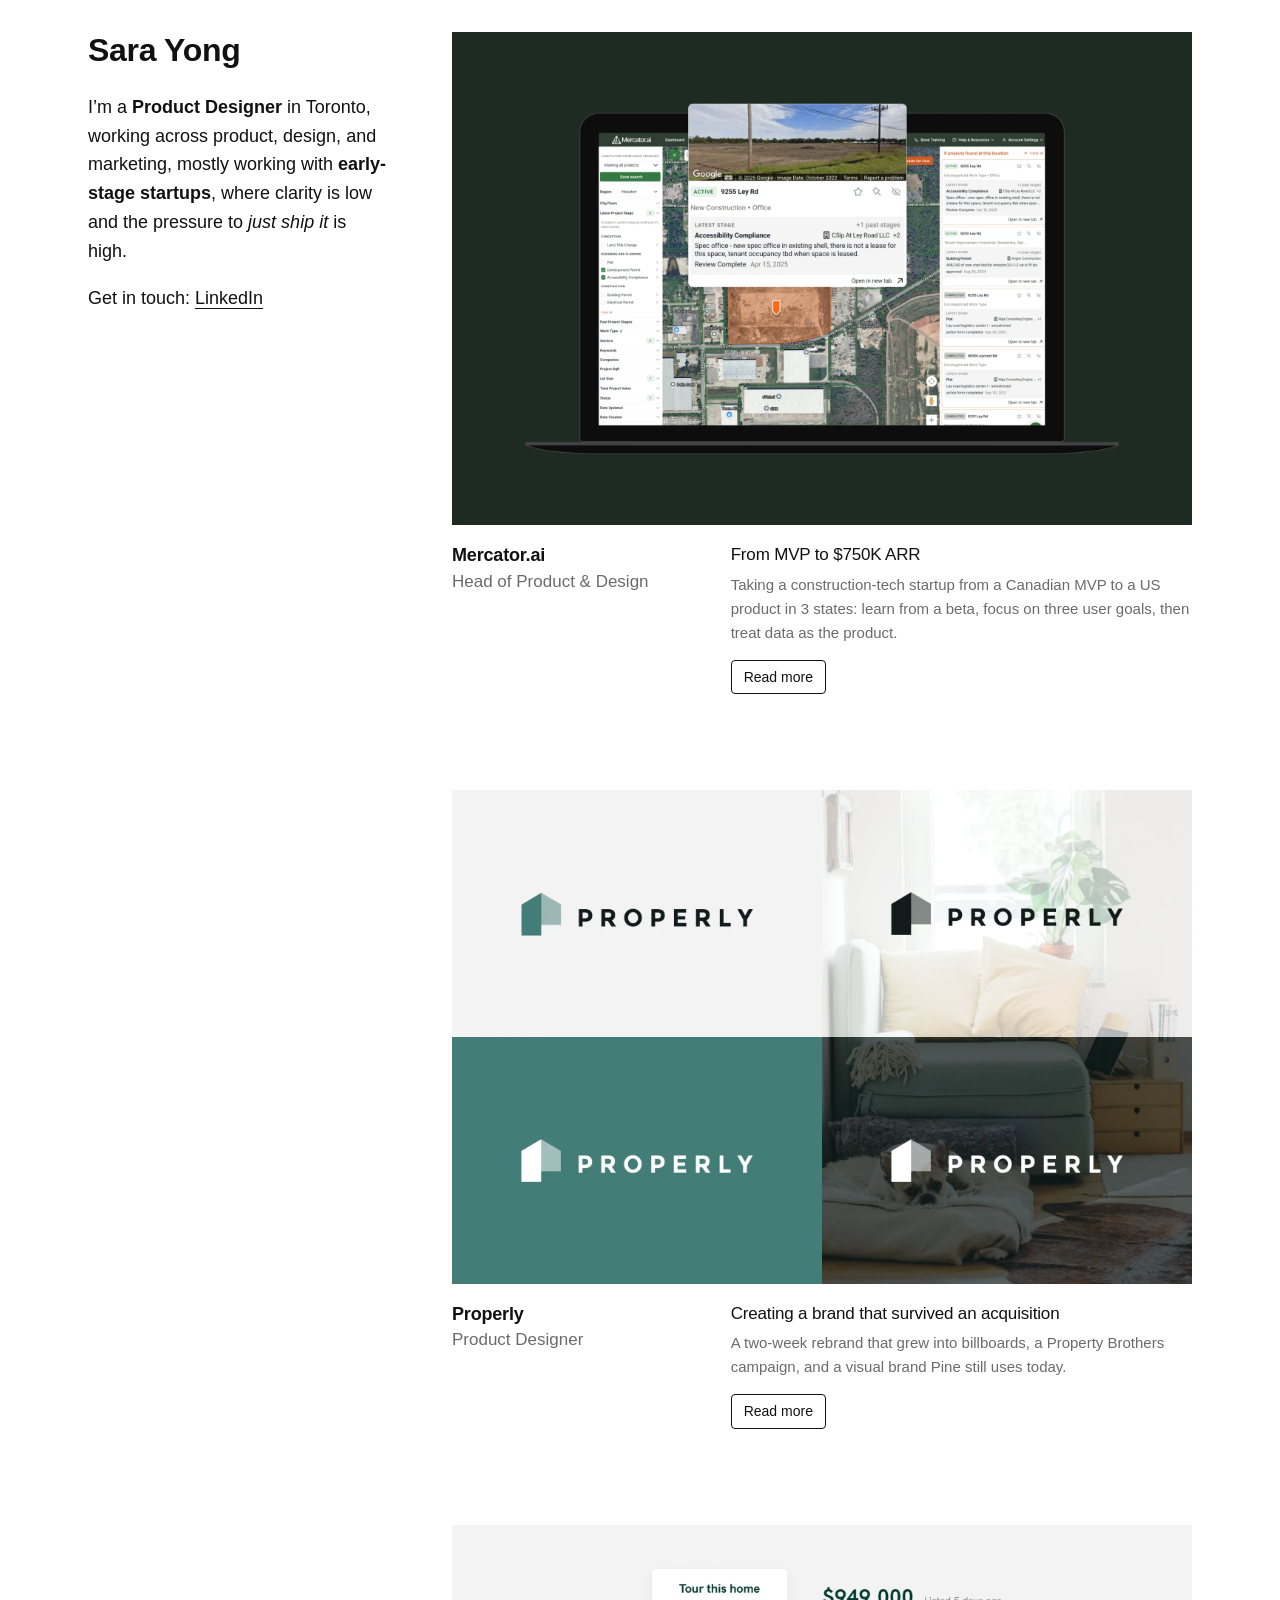
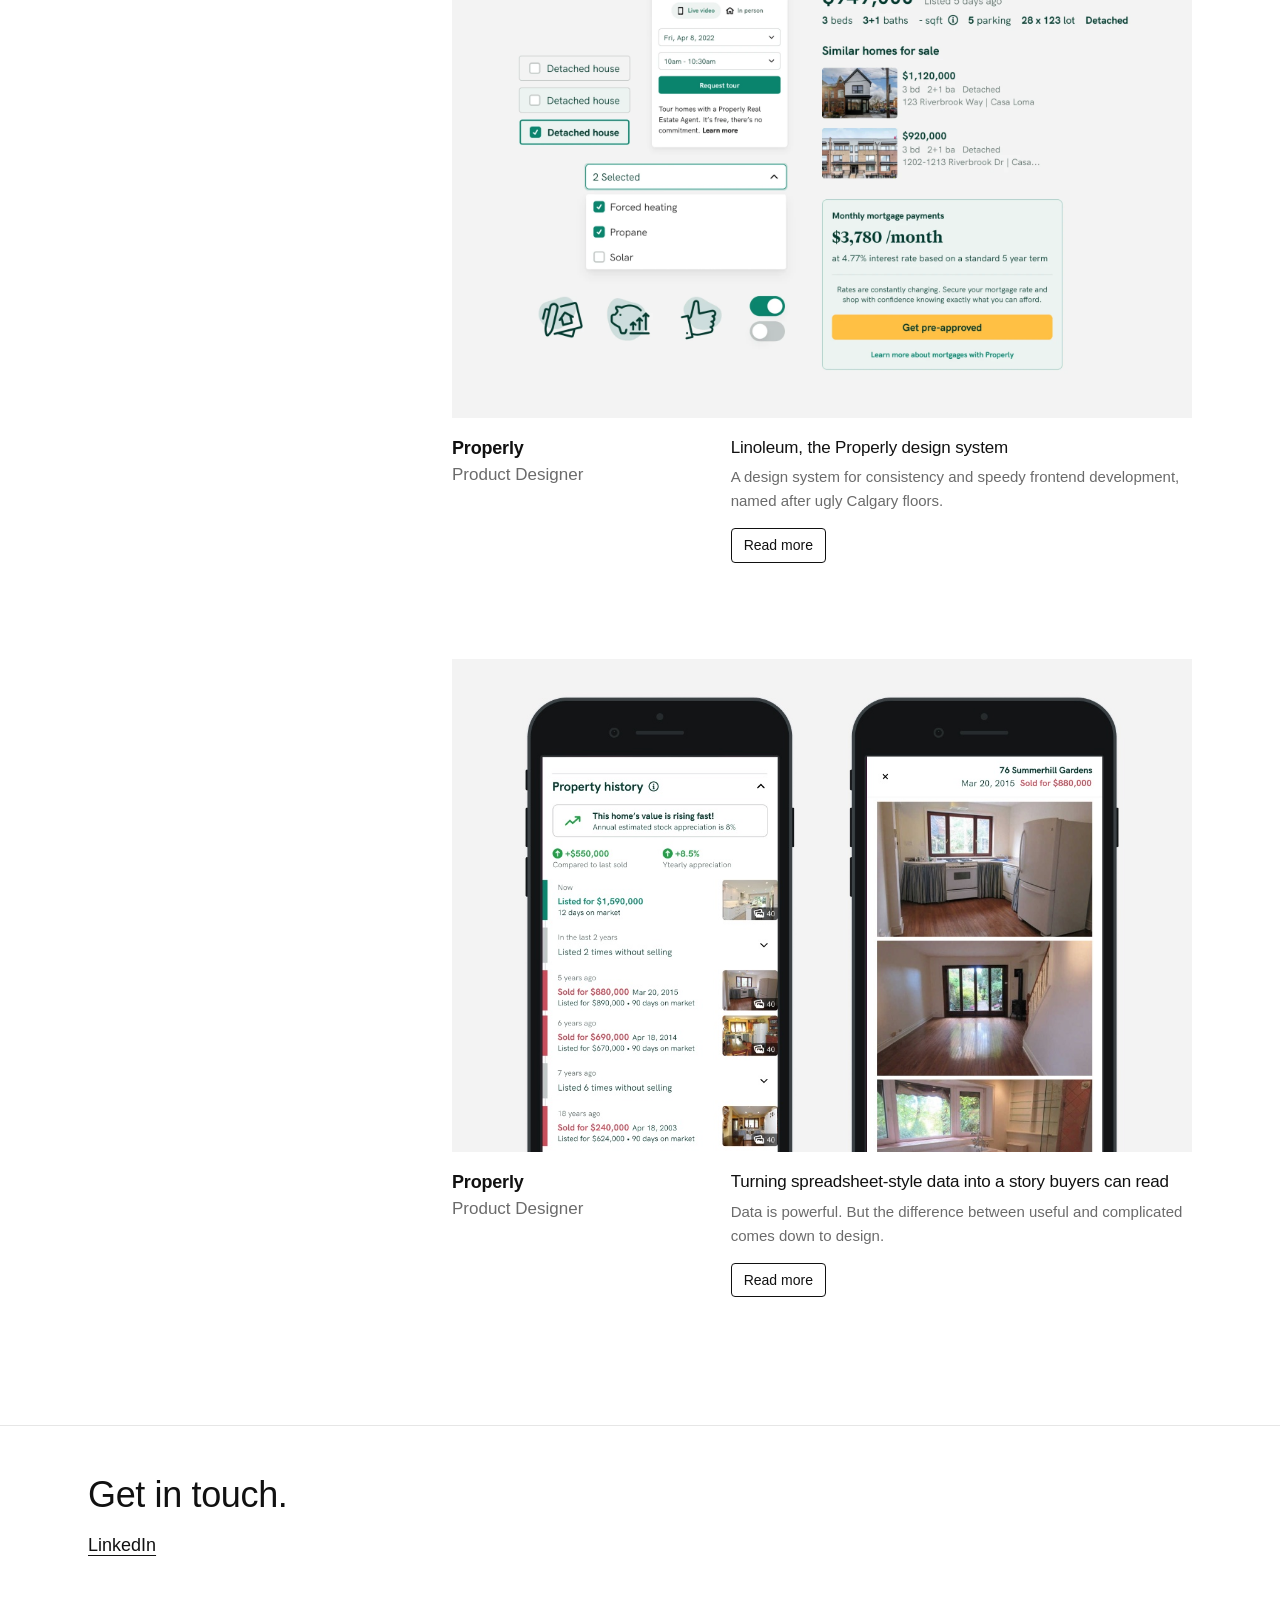
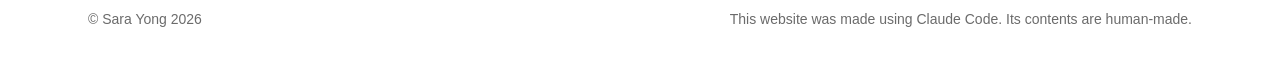
<file: index.html>
<!doctype html>
<html lang="en">
<head>
  <meta charset="utf-8">
  <meta name="viewport" content="width=device-width, initial-scale=1">
  <title>Sara Yong – Product Designer in Toronto</title>
  <meta name="description" content="Sara Yong is a Toronto product designer working across product, design and marketing with early-stage startups that need to ship.">
  <link rel="canonical" href="https://sarayong.com/">

  <!-- What shows up when this page is shared on social media or in messages -->
  <meta property="og:type" content="website">
  <meta property="og:site_name" content="Sara Yong">
  <meta property="og:title" content="Sara Yong – Product Designer in Toronto">
  <meta property="og:description" content="I’m a Product Designer in Toronto, working across product, design, and marketing, mostly working with early-stage startups, where clarity is low and the pressure to just ship it is high.">
  <meta property="og:url" content="https://sarayong.com/">
  <!-- PLACEHOLDER share image: swap img/share.jpg for your own (1200 × 630 px) -->
  <meta property="og:image" content="https://sarayong.com/img/share.jpg">
  <meta property="og:image:width" content="1200">
  <meta property="og:image:height" content="630">
  <meta name="twitter:card" content="summary_large_image">

  <link rel="icon" href="img/favicon.png">
  <link rel="stylesheet" href="css/style.css">
  <script data-goatcounter="https://sarayong.goatcounter.com/count"
          async src="//gc.zgo.at/count.js"></script>
</head>
<body>
  <a class="skip" href="#main">Skip to content</a>

  <div class="wrap home">
    <!-- Left column: stays in place on wide screens while the work scrolls -->
    <header class="home-intro">
      <h1 class="home-name"><a href="./">Sara Yong</a></h1>
      <p>I’m a <strong>Product Designer</strong> in Toronto, working across product, design, and marketing, mostly working with <strong>early-stage startups</strong>, where clarity is low and the pressure to <em>just ship it</em> is high.</p>
      <p>Get in touch: <a href="https://www.linkedin.com/in/sarayong/" target="_blank" rel="noopener">LinkedIn</a></p>
    </header>

    <!-- Right column: one block per project -->
    <main id="main" class="work-list" aria-label="Projects">

      <article class="work">
        <a class="work-image dark-green" href="work/mercator-ai/" tabindex="-1" aria-hidden="true">
          <img class="fill" src="img/mercator-ai/houston-lot.webp" width="2000" height="1336" alt="">
        </a>
        <div class="work-caption">
          <div class="work-who">
            <h2>Mercator.ai</h2>
            <p>Head of Product &amp; Design</p>
          </div>
          <div class="work-what">
            <h3>From MVP to $750K ARR</h3>
            <!-- Room for more writing about the project here -->
            <p>Taking a construction-tech startup from a Canadian MVP to a US product in 3 states: learn from a beta, focus on three user goals, then treat data as the product.</p>
            <a class="button" href="work/mercator-ai/">Read more<span class="visually-hidden"> about Mercator.ai</span></a>
          </div>
        </div>
      </article>


      <article class="work">
        <a class="work-image" href="work/properly-brand/" tabindex="-1" aria-hidden="true">
          <img class="fill" src="img/properly-brand/cover.webp" width="2000" height="1336" alt="" loading="lazy" decoding="async">
        </a>
        <div class="work-caption">
          <div class="work-who">
            <h2>Properly</h2>
            <p>Product Designer</p>
          </div>
          <div class="work-what">
            <h3>Creating a brand that survived an acquisition</h3>
            <!-- Room for more writing about the project here -->
            <p>A two-week rebrand that grew into billboards, a Property Brothers campaign, and a visual brand Pine still uses today.</p>
            <a class="button" href="work/properly-brand/">Read more<span class="visually-hidden"> about creating Properly’s brand</span></a>
          </div>
        </div>
      </article>

      <article class="work">
        <a class="work-image" href="work/properly-design-system/" tabindex="-1" aria-hidden="true">
          <img class="fill" src="img/properly-design-system/cover.webp" width="2000" height="1336" alt="" loading="lazy" decoding="async">
        </a>
        <div class="work-caption">
          <div class="work-who">
            <h2>Properly</h2>
            <p>Product Designer</p>
          </div>
          <div class="work-what">
            <h3>Linoleum, the Properly design system</h3>
            <!-- Room for more writing about the project here -->
            <p>A design system for consistency and speedy frontend development, named after ugly Calgary floors.</p>
            <a class="button" href="work/properly-design-system/">Read more<span class="visually-hidden"> about Linoleum, the Properly design system</span></a>
          </div>
        </div>
      </article>

      <article class="work">
        <a class="work-image" href="work/property-history/" tabindex="-1" aria-hidden="true">
          <img class="fill" src="img/property-history/mobile-property-history.jpg" width="1180" height="788" alt="">
        </a>
        <div class="work-caption">
          <div class="work-who">
            <h2>Properly</h2>
            <p>Product Designer</p>
          </div>
          <div class="work-what">
            <h3>Turning spreadsheet-style data into a story buyers can read</h3>
            <!-- Room for more writing about the project here -->
            <p>Data is powerful. But the difference between useful and complicated comes down to design.</p>
            <a class="button" href="work/property-history/">Read more<span class="visually-hidden"> about Property History at Properly</span></a>
          </div>
        </div>
      </article>



    </main>
  </div>

  <footer id="contact" class="site-footer">
    <div class="wrap">
      <h2>Get in touch.</h2>
      <ul class="contact">
        <li><a href="https://www.linkedin.com/in/sarayong/" target="_blank" rel="noopener">LinkedIn</a></li>
      </ul>
      <div class="legal">
        <p class="copyright">© Sara Yong 2026</p>
        <p class="credit">This website was made using Claude Code. Its contents are human-made.</p>
      </div>
    </div>
  </footer>
</body>
</html>
</file>
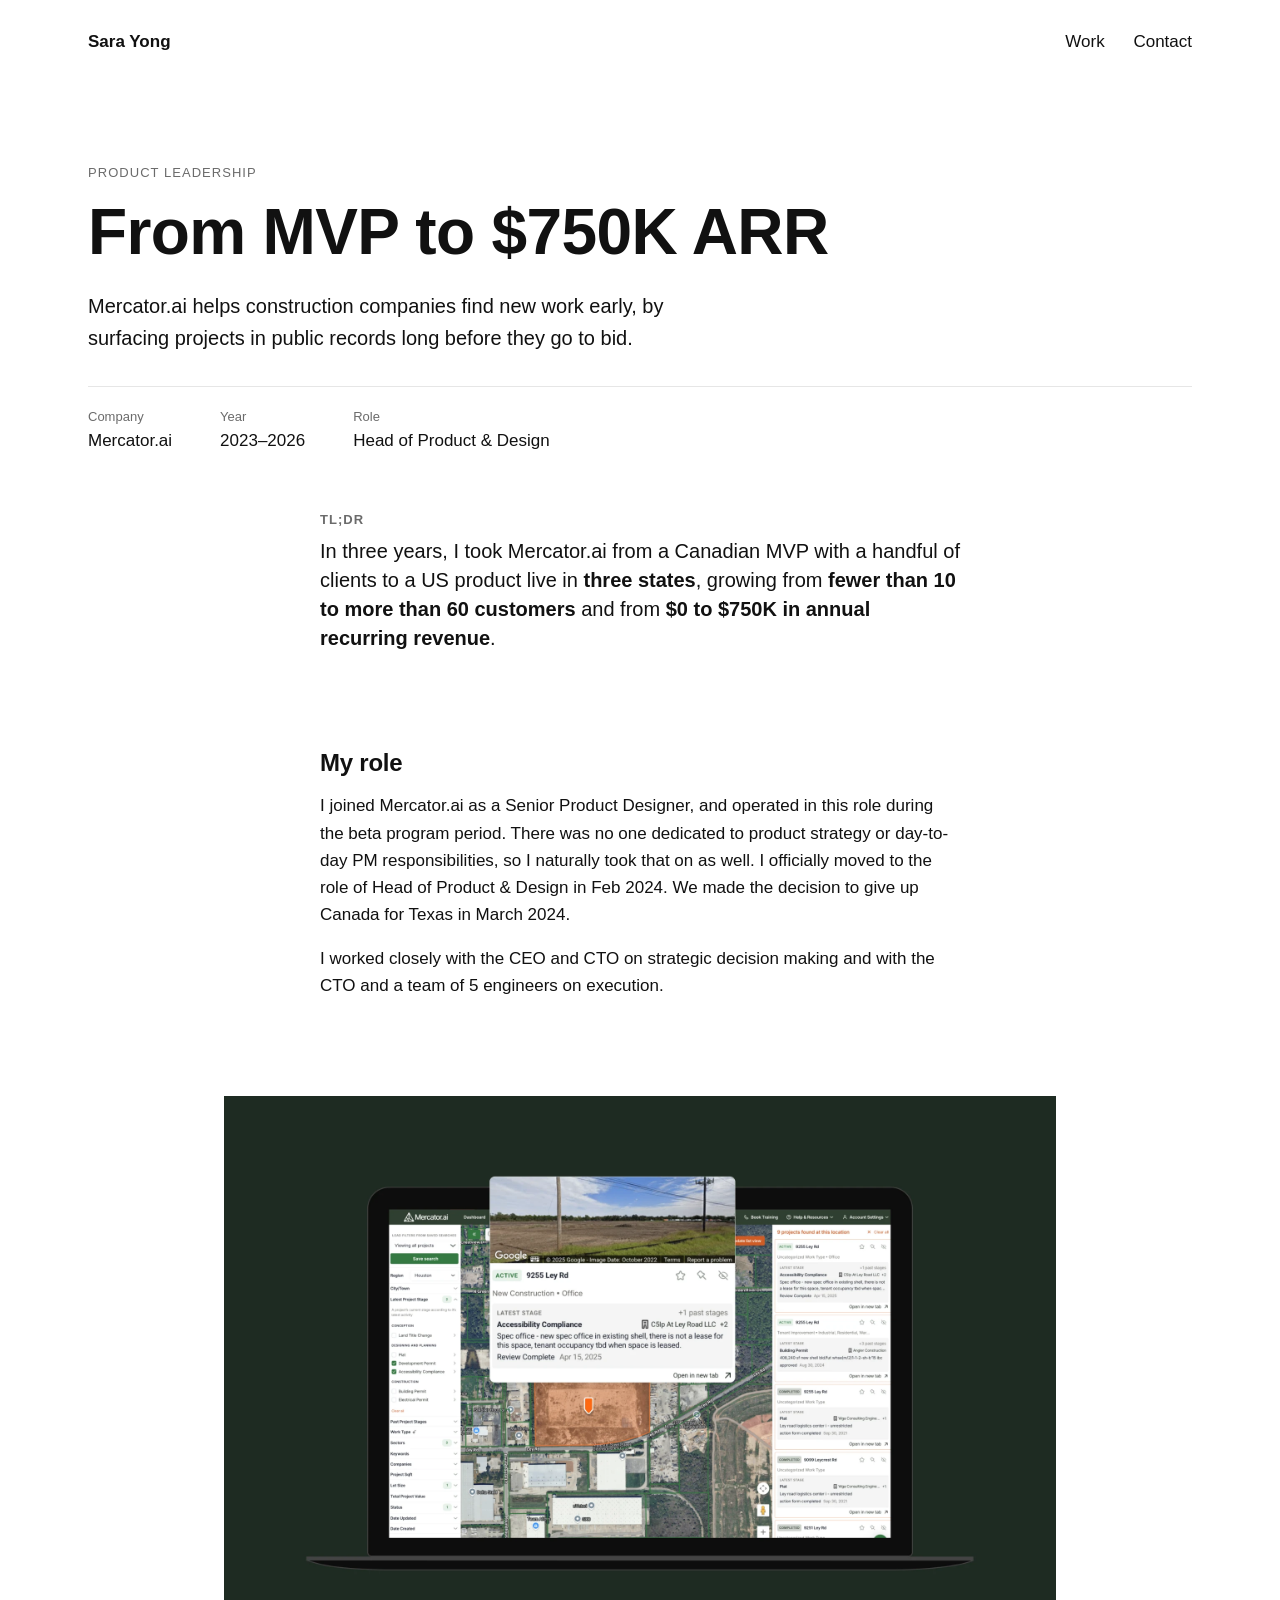
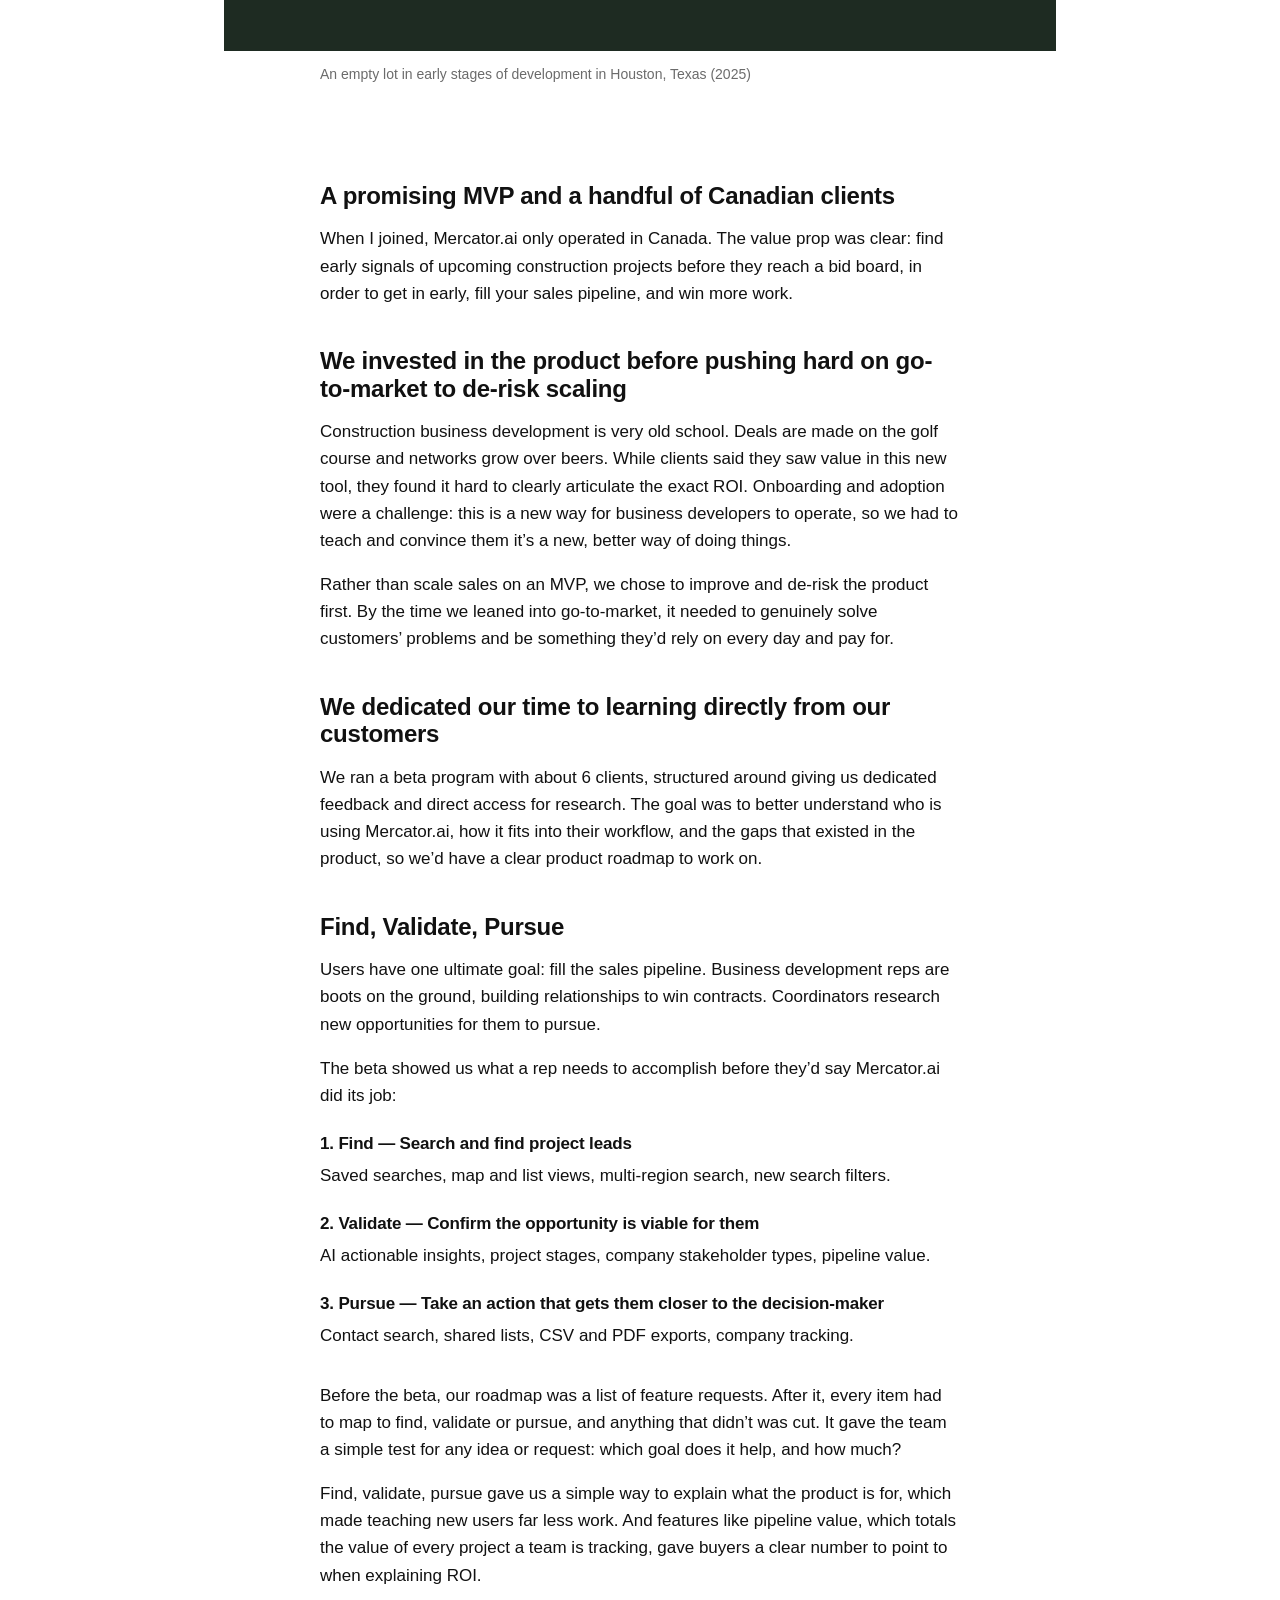
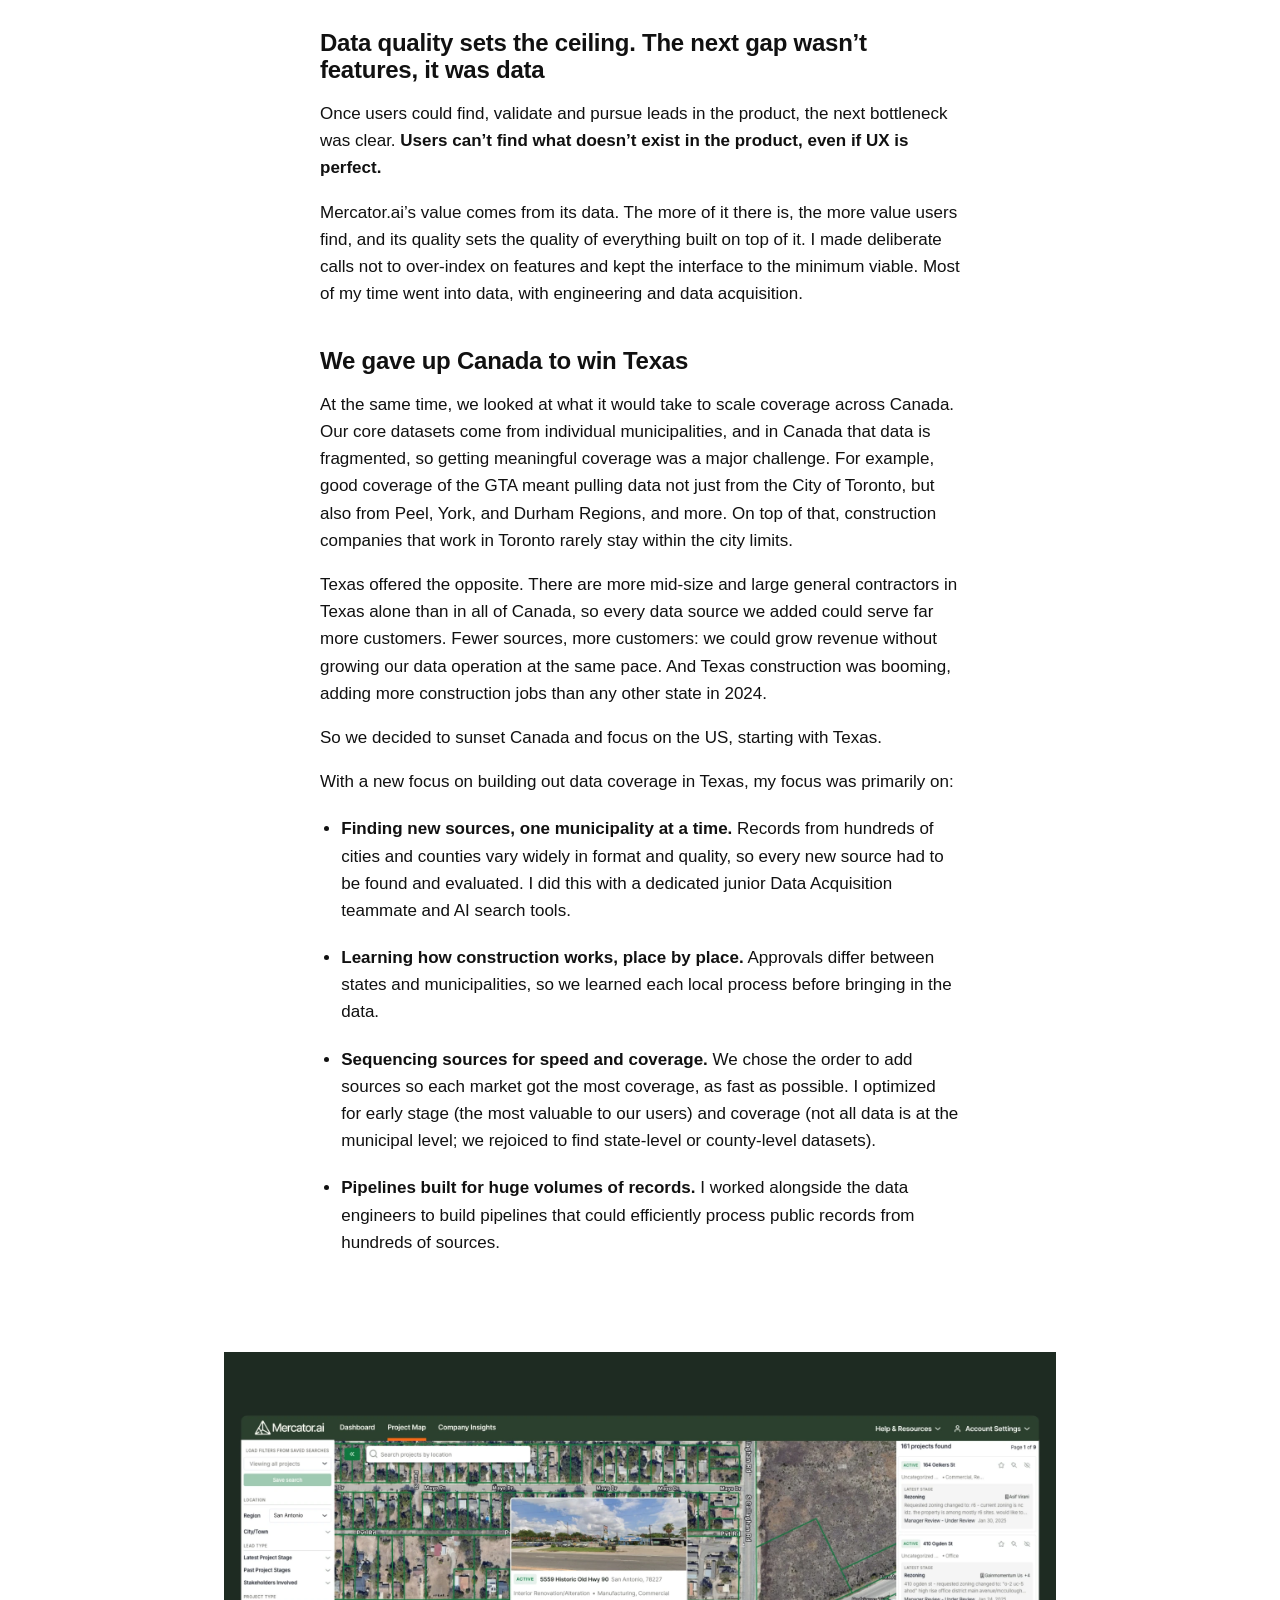
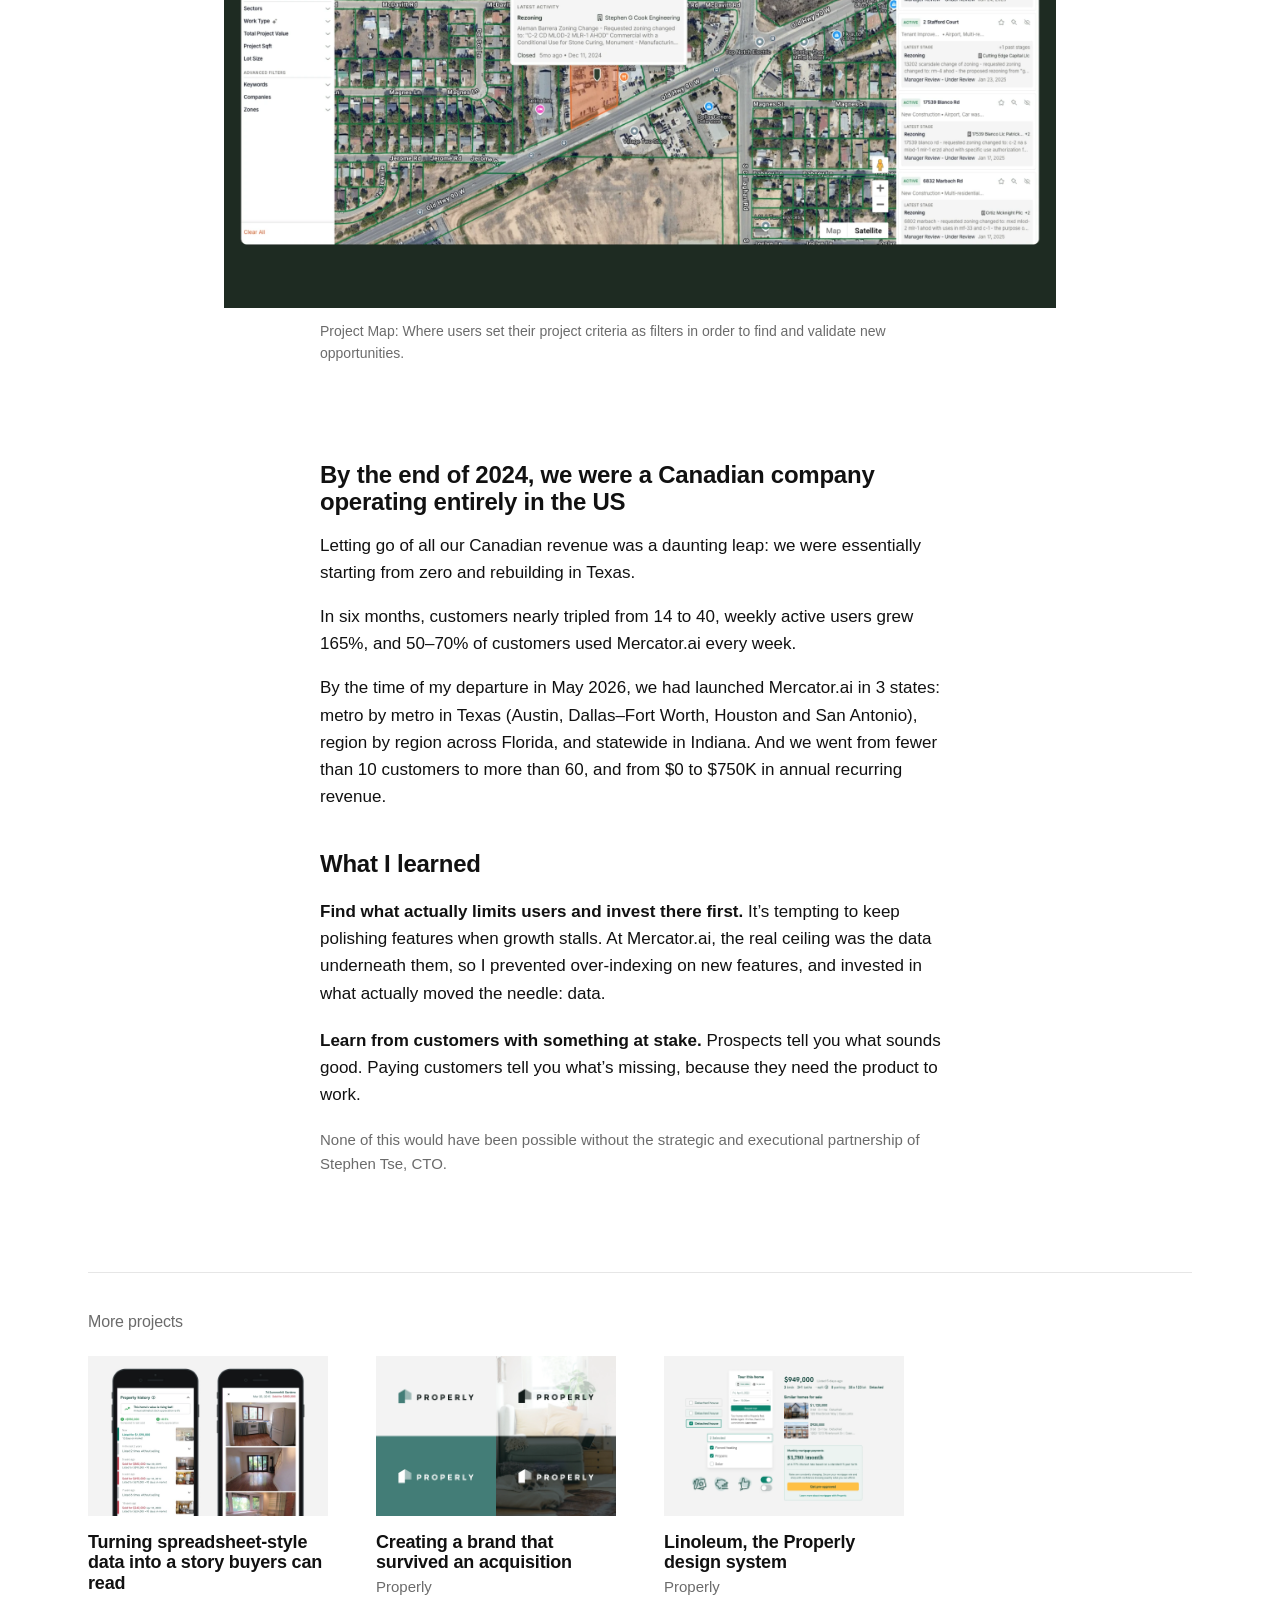
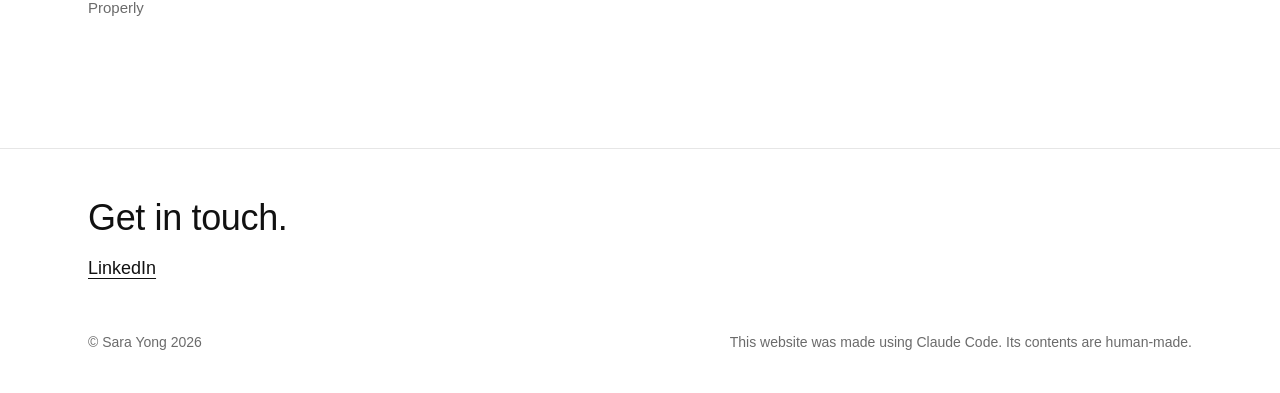
<file: work/mercator-ai/index.html>
<!doctype html>
<html lang="en">
<head>
  <meta charset="utf-8">
  <meta name="viewport" content="width=device-width, initial-scale=1">
  <title>Mercator.ai: MVP to $750K ARR – Sara Yong</title>
  <meta name="description" content="How Sara Yong took Mercator.ai from a Canadian MVP to $750K ARR as Head of Product &amp; Design: a customer beta, a three-goal product framework, and a data-first strategy to scale across US states.">
  <link rel="canonical" href="https://sarayong.com/work/mercator-ai/">

  <!-- What shows up when this page is shared on social media or in messages -->
  <meta property="og:type" content="article">
  <meta property="og:site_name" content="Sara Yong">
  <meta property="og:title" content="Mercator.ai: MVP to $750K ARR – Sara Yong">
  <meta property="og:description" content="Taking a construction-tech startup from MVP to $750K ARR: learn from a beta, focus on three user goals, and treat data as the product.">
  <meta property="og:url" content="https://sarayong.com/work/mercator-ai/">
  <meta property="og:image" content="https://sarayong.com/img/mercator-ai/houston-lot.jpg">
  <meta property="og:image:width" content="2000">
  <meta property="og:image:height" content="1336">
  <meta name="twitter:card" content="summary_large_image">

  <link rel="icon" href="../../img/favicon.png">
  <link rel="stylesheet" href="../../css/style.css">
  <script data-goatcounter="https://sarayong.goatcounter.com/count"
          async src="//gc.zgo.at/count.js"></script>
</head>
<body class="theme-mercator">
  <a class="skip" href="#main">Skip to content</a>

  <header class="site-header">
    <div class="wrap">
      <a class="site-name" href="../../">Sara Yong</a>
      <nav class="site-nav" aria-label="Main">
        <a href="../../">Work</a>
        <a href="#contact">Contact</a>
      </nav>
    </div>
  </header>

  <main id="main" class="wrap">
    <header class="project-head">
      <p class="eyebrow">Product Leadership</p>
      <h1>From MVP to $750K ARR</h1>
      <p class="summary">Mercator.ai helps construction companies find new work early, by surfacing projects in public records long before they go to bid.</p>
      <dl class="details">
        <div><dt>Company</dt><dd>Mercator.ai</dd></div>
        <div><dt>Year</dt><dd>2023–2026</dd></div>
        <div><dt>Role</dt><dd>Head of Product &amp; Design</dd></div>
      </dl>
    </header>

    <!-- Executive summary: the impact in one statement -->
    <section class="impact" aria-labelledby="s-tldr">
      <h2 class="step" id="s-tldr">TL;DR</h2>
      <p class="impact-text">In three years, I took Mercator.ai from a Canadian MVP with a handful of clients to a US product live in <strong>three states</strong>, growing from <strong>fewer than 10 to more than 60 customers</strong> and from <strong>$0 to $750K in annual recurring revenue</strong>.</p>
    </section>

    <section class="section">
      <h2>My role</h2>
      <p>I joined Mercator.ai as a Senior Product Designer, and operated in this role during the beta program period. There was no one dedicated to product strategy or day-to-day PM responsibilities, so I naturally took that on as well. I officially moved to the role of Head of Product &amp; Design in Feb 2024. We made the decision to give up Canada for Texas in March 2024.</p>
      <p>I worked closely with the CEO and CTO on strategic decision making and with the CTO and a team of 5 engineers on execution.</p>
    </section>

    <figure class="figure medium">
      <img src="../../img/mercator-ai/houston-lot.webp" width="2000" height="1336" decoding="async"
           alt="Mercator.ai on a laptop: a map of Houston with a project pin open, showing street imagery of an empty lot and its latest permit stage">
      <figcaption>An empty lot in early stages of development in Houston, Texas (2025)</figcaption>
    </figure>

    <!-- Copy from Sara's Medium draft "From MVP to $750K ARR" (Oct 2026) -->
    <section class="section">
      <h2>A promising MVP and a handful of Canadian clients</h2>
      <p>When I joined, Mercator.ai only operated in Canada. The value prop was clear: find early signals of upcoming construction projects before they reach a bid board, in order to get in early, fill your sales pipeline, and win more work.</p>
      <h2>We invested in the product before pushing hard on go-to-market to de-risk scaling</h2>
      <p>Construction business development is very old school. Deals are made on the golf course and networks grow over beers. While clients said they saw value in this new tool, they found it hard to clearly articulate the exact ROI. Onboarding and adoption were a challenge: this is a new way for business developers to operate, so we had to teach and convince them it’s a new, better way of doing things.</p>
      <p>Rather than scale sales on an MVP, we chose to improve and de-risk the product first. By the time we leaned into go-to-market, it needed to genuinely solve customers’ problems and be something they’d rely on every day and pay for.</p>
      <h2>We dedicated our time to learning directly from our customers</h2>
      <p>We ran a beta program with about 6 clients, structured around giving us dedicated feedback and direct access for research. The goal was to better understand who is using Mercator.ai, how it fits into their workflow, and the gaps that existed in the product, so we’d have a clear product roadmap to work on.</p>
      <h2>Find, Validate, Pursue</h2>
      <p>Users have one ultimate goal: fill the sales pipeline. Business development reps are boots on the ground, building relationships to win contracts. Coordinators research new opportunities for them to pursue.</p>
      <p>The beta showed us what a rep needs to accomplish before they’d say Mercator.ai did its job:</p>
      <h3 class="goal-head">1. Find — Search and find project leads</h3>
      <p>Saved searches, map and list views, multi-region search, new search filters.</p>
      <h3 class="goal-head">2. Validate — Confirm the opportunity is viable for them</h3>
      <p>AI actionable insights, project stages, company stakeholder types, pipeline value.</p>
      <h3 class="goal-head">3. Pursue — Take an action that gets them closer to the decision-maker</h3>
      <p>Contact search, shared lists, CSV and PDF exports, company tracking.</p>
      <p>Before the beta, our roadmap was a list of feature requests. After it, every item had to map to find, validate or pursue, and anything that didn’t was cut. It gave the team a simple test for any idea or request: which goal does it help, and how much?</p>
      <p>Find, validate, pursue gave us a simple way to explain what the product is for, which made teaching new users far less work. And features like pipeline value, which totals the value of every project a team is tracking, gave buyers a clear number to point to when explaining ROI.</p>
      <h2>Data quality sets the ceiling. The next gap wasn’t features, it was data</h2>
      <p>Once users could find, validate and pursue leads in the product, the next bottleneck was clear. <strong>Users can’t find what doesn’t exist in the product, even if UX is perfect.</strong></p>
      <p>Mercator.ai’s value comes from its data. The more of it there is, the more value users find, and its quality sets the quality of everything built on top of it. I made deliberate calls not to over-index on features and kept the interface to the minimum viable. Most of my time went into data, with engineering and data acquisition.</p>
      <h2>We gave up Canada to win Texas</h2>
      <p>At the same time, we looked at what it would take to scale coverage across Canada. Our core datasets come from individual municipalities, and in Canada that data is fragmented, so getting meaningful coverage was a major challenge. For example, good coverage of the GTA meant pulling data not just from the City of Toronto, but also from Peel, York, and Durham Regions, and more. On top of that, construction companies that work in Toronto rarely stay within the city limits.</p>
      <p>Texas offered the opposite. There are more mid-size and large general contractors in Texas alone than in all of Canada, so every data source we added could serve far more customers. Fewer sources, more customers: we could grow revenue without growing our data operation at the same pace. And Texas construction was booming, adding more construction jobs than any other state in 2024.</p>
      <p>So we decided to sunset Canada and focus on the US, starting with Texas.</p>
      <p>With a new focus on building out data coverage in Texas, my focus was primarily on:</p>
      <ul class="focus-list">
        <li><strong>Finding new sources, one municipality at a time.</strong> Records from hundreds of cities and counties vary widely in format and quality, so every new source had to be found and evaluated. I did this with a dedicated junior Data Acquisition teammate and AI search tools.</li>
        <li><strong>Learning how construction works, place by place.</strong> Approvals differ between states and municipalities, so we learned each local process before bringing in the data.</li>
        <li><strong>Sequencing sources for speed and coverage.</strong> We chose the order to add sources so each market got the most coverage, as fast as possible. I optimized for early stage (the most valuable to our users) and coverage (not all data is at the municipal level; we rejoiced to find state-level or county-level datasets).</li>
        <li><strong>Pipelines built for huge volumes of records.</strong> I worked alongside the data engineers to build pipelines that could efficiently process public records from hundreds of sources.</li>
      </ul>
    </section>

    <figure class="figure medium">
      <img src="../../img/mercator-ai/project-map.webp" width="2000" height="1336" loading="lazy" decoding="async"
           alt="Mercator.ai Project Map of San Antonio: search filters on the left, a satellite map with a project card open, and a list of 161 matching projects on the right">
      <figcaption>Project Map: Where users set their project criteria as filters in order to find and validate new opportunities.</figcaption>
    </figure>

    <section class="section">
      <h2>By the end of 2024, we were a Canadian company operating entirely in the US</h2>
      <p>Letting go of all our Canadian revenue was a daunting leap: we were essentially starting from zero and rebuilding in Texas.</p>
      <p>In six months, customers nearly tripled from 14 to 40, weekly active users grew 165%, and 50–70% of customers used Mercator.ai every week.</p>
      <p>By the time of my departure in May 2026, we had launched Mercator.ai in 3 states: metro by metro in Texas (Austin, Dallas–Fort Worth, Houston and San Antonio), region by region across Florida, and statewide in Indiana. And we went from fewer than 10 customers to more than 60, and from $0 to $750K in annual recurring revenue.</p>
      <h2>What I learned</h2>
      <ul class="focus-list no-bullets">
        <li><strong>Find what actually limits users and invest there first.</strong> It’s tempting to keep polishing features when growth stalls. At Mercator.ai, the real ceiling was the data underneath them, so I prevented over-indexing on new features, and invested in what actually moved the needle: data.</li>
        <li><strong>Learn from customers with something at stake.</strong> Prospects tell you what sounds good. Paying customers tell you what’s missing, because they need the product to work.</li>
      </ul>
      <p class="credits">None of this would have been possible without the strategic and executional partnership of Stephen Tse, CTO.</p>
    </section>


    <section class="more" aria-labelledby="more-title">
      <h2 id="more-title">More projects</h2>
      <ul class="grid">
        <li class="card">
          <a href="../property-history/">
            <img class="fill" src="../../img/property-history/mobile-property-history.jpg" width="1180" height="788" loading="lazy" decoding="async"
                 alt="Property history design for Properly, annotated with changes made after user testing">
            <h3>Turning spreadsheet-style data into a story buyers can read</h3>
            <p class="category">Properly</p>
          </a>
        </li>
        <li class="card">
          <a href="../properly-brand/">
            <img class="fill" src="../../img/properly-brand/cover.webp" width="2000" height="1336" loading="lazy" decoding="async"
                 alt="The Properly logo in its updated green colours on four backgrounds">
            <h3>Creating a brand that survived an acquisition</h3>
            <p class="category">Properly</p>
          </a>
        </li>
        <li class="card">
          <a href="../properly-design-system/">
            <img class="fill" src="../../img/properly-design-system/cover.webp" width="2000" height="1336" loading="lazy" decoding="async"
                 alt="Linoleum components in use: checkboxes, a tour booking card, a multi-select dropdown, decorative icons, toggles, a home listing summary, similar homes and a mortgage payment card.">
            <h3>Linoleum, the Properly design system</h3>
            <p class="category">Properly</p>
          </a>
        </li>
      </ul>
    </section>
  </main>

  <footer id="contact" class="site-footer">
    <div class="wrap">
      <h2>Get in touch.</h2>
      <ul class="contact">
        <li><a href="https://www.linkedin.com/in/sarayong/" target="_blank" rel="noopener">LinkedIn</a></li>
      </ul>
      <div class="legal">
        <p class="copyright">© Sara Yong 2026</p>
        <p class="credit">This website was made using Claude Code. Its contents are human-made.</p>
      </div>
    </div>
  </footer>
</body>
</html>
</file>
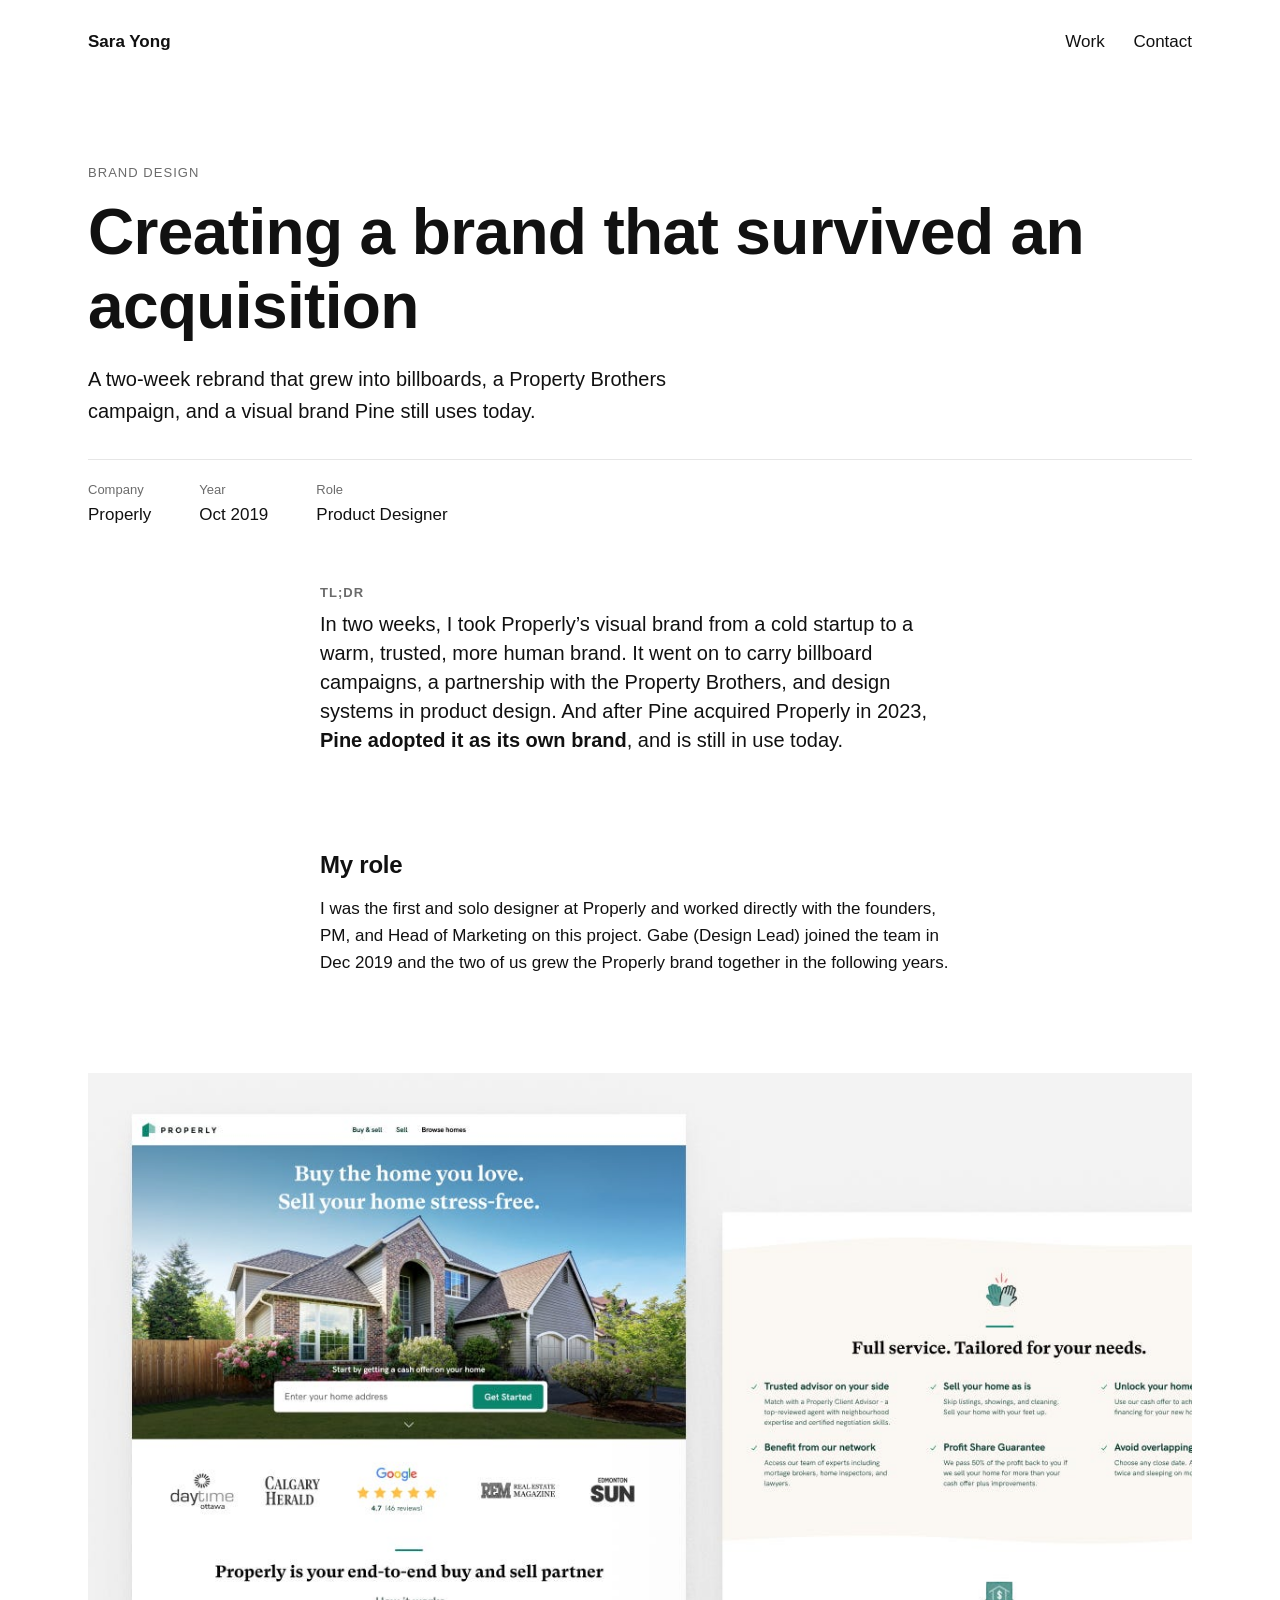
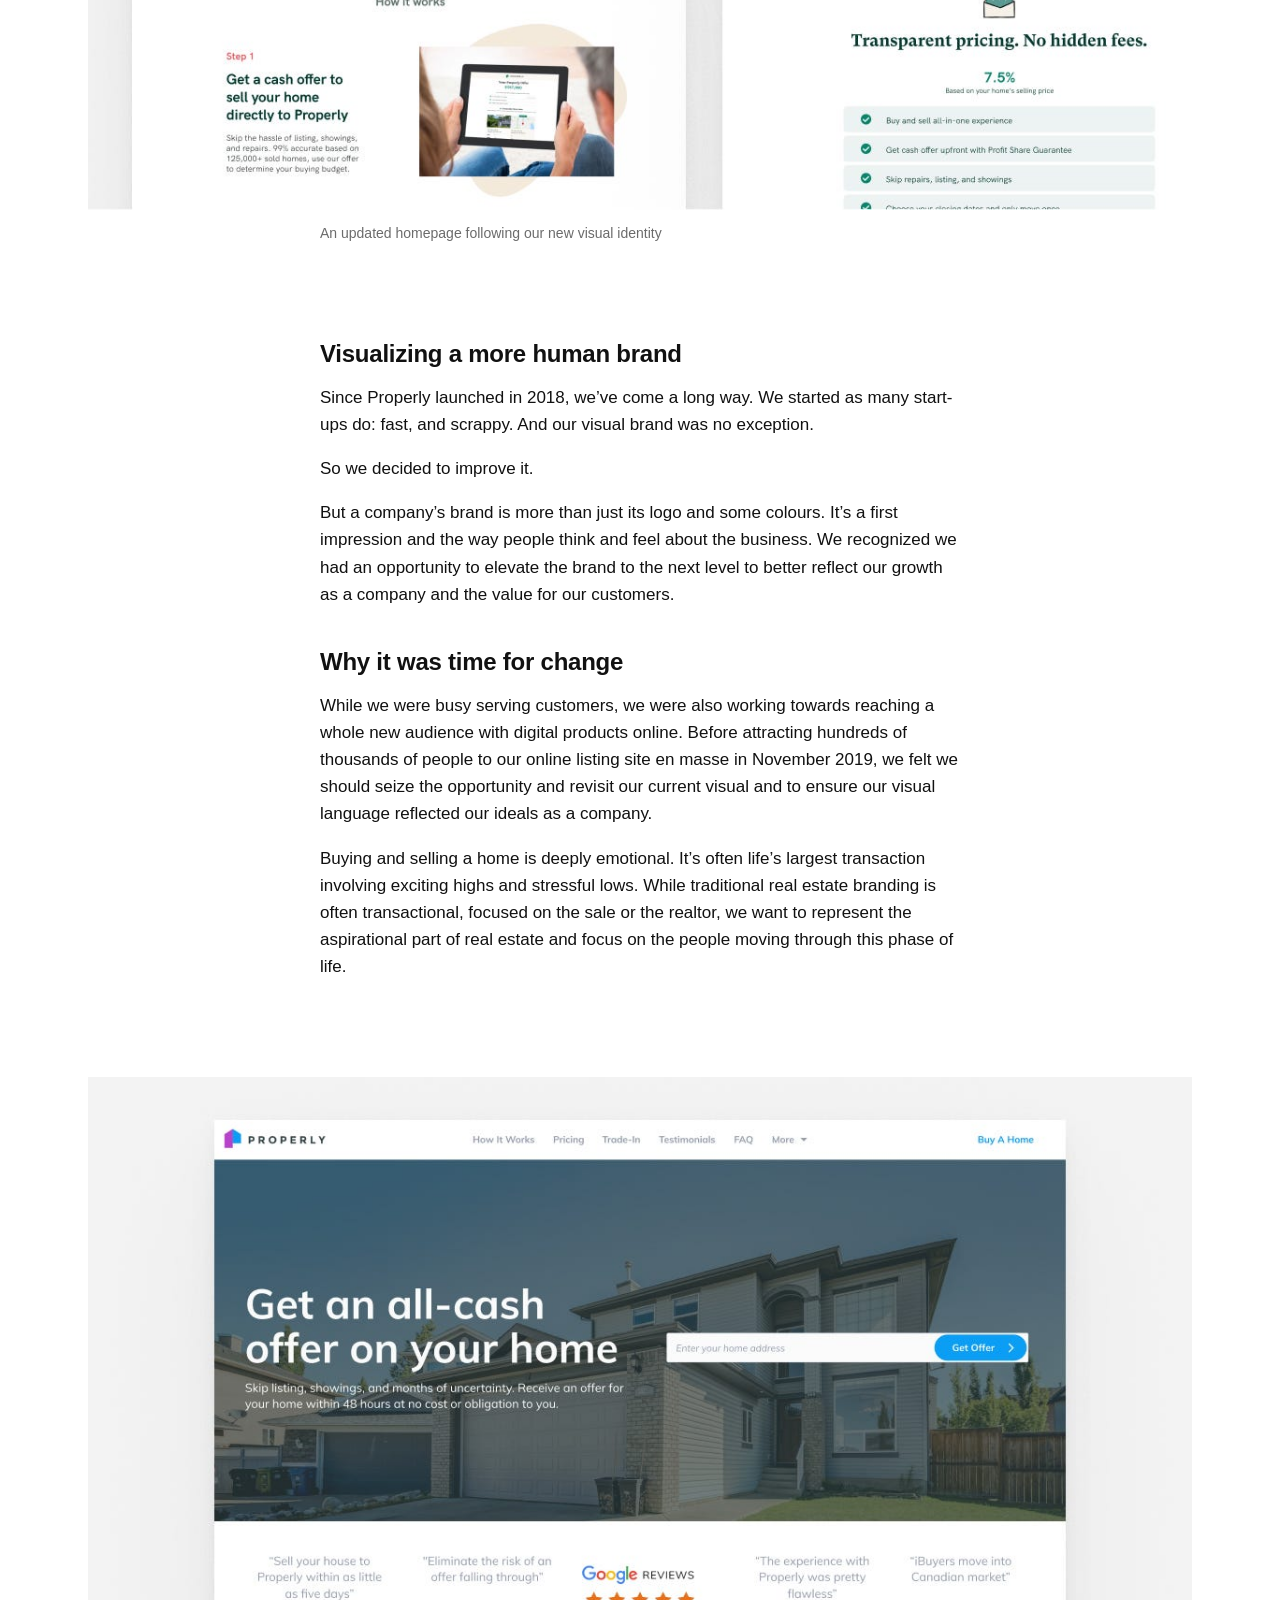
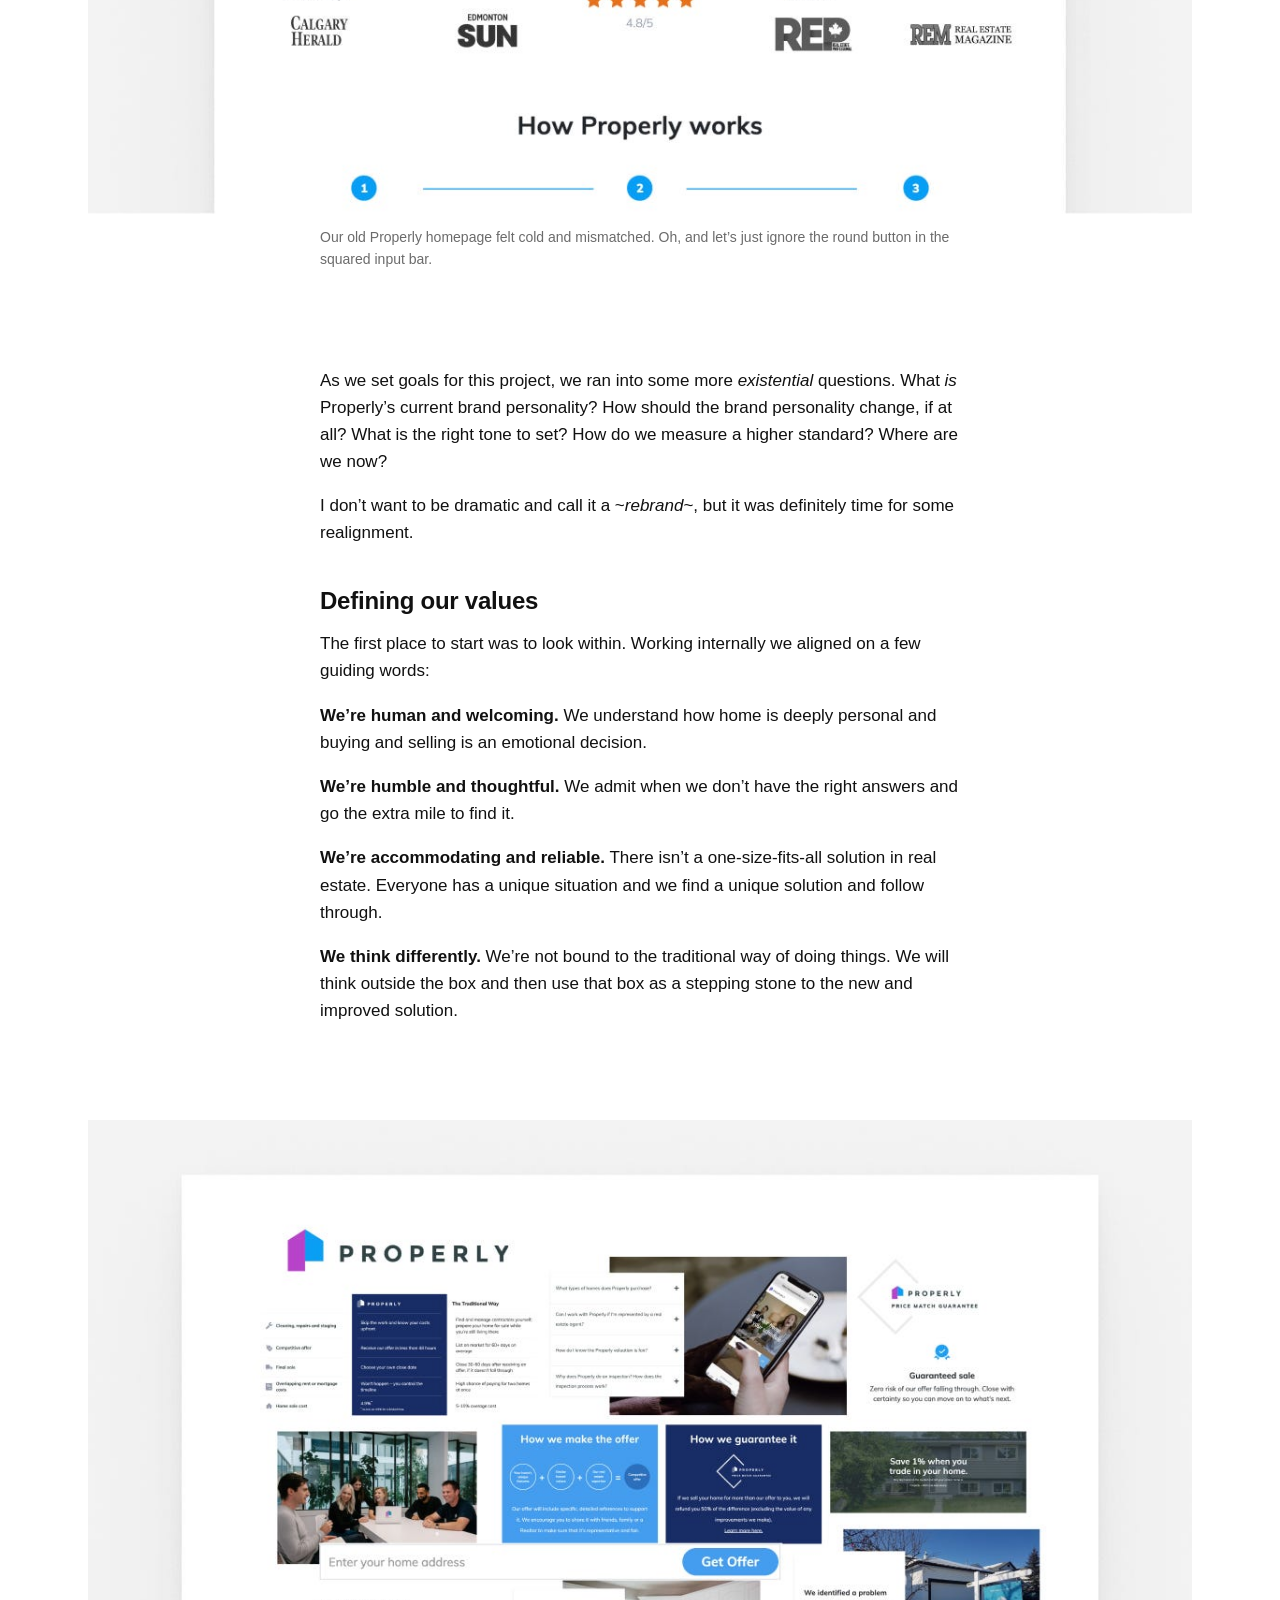
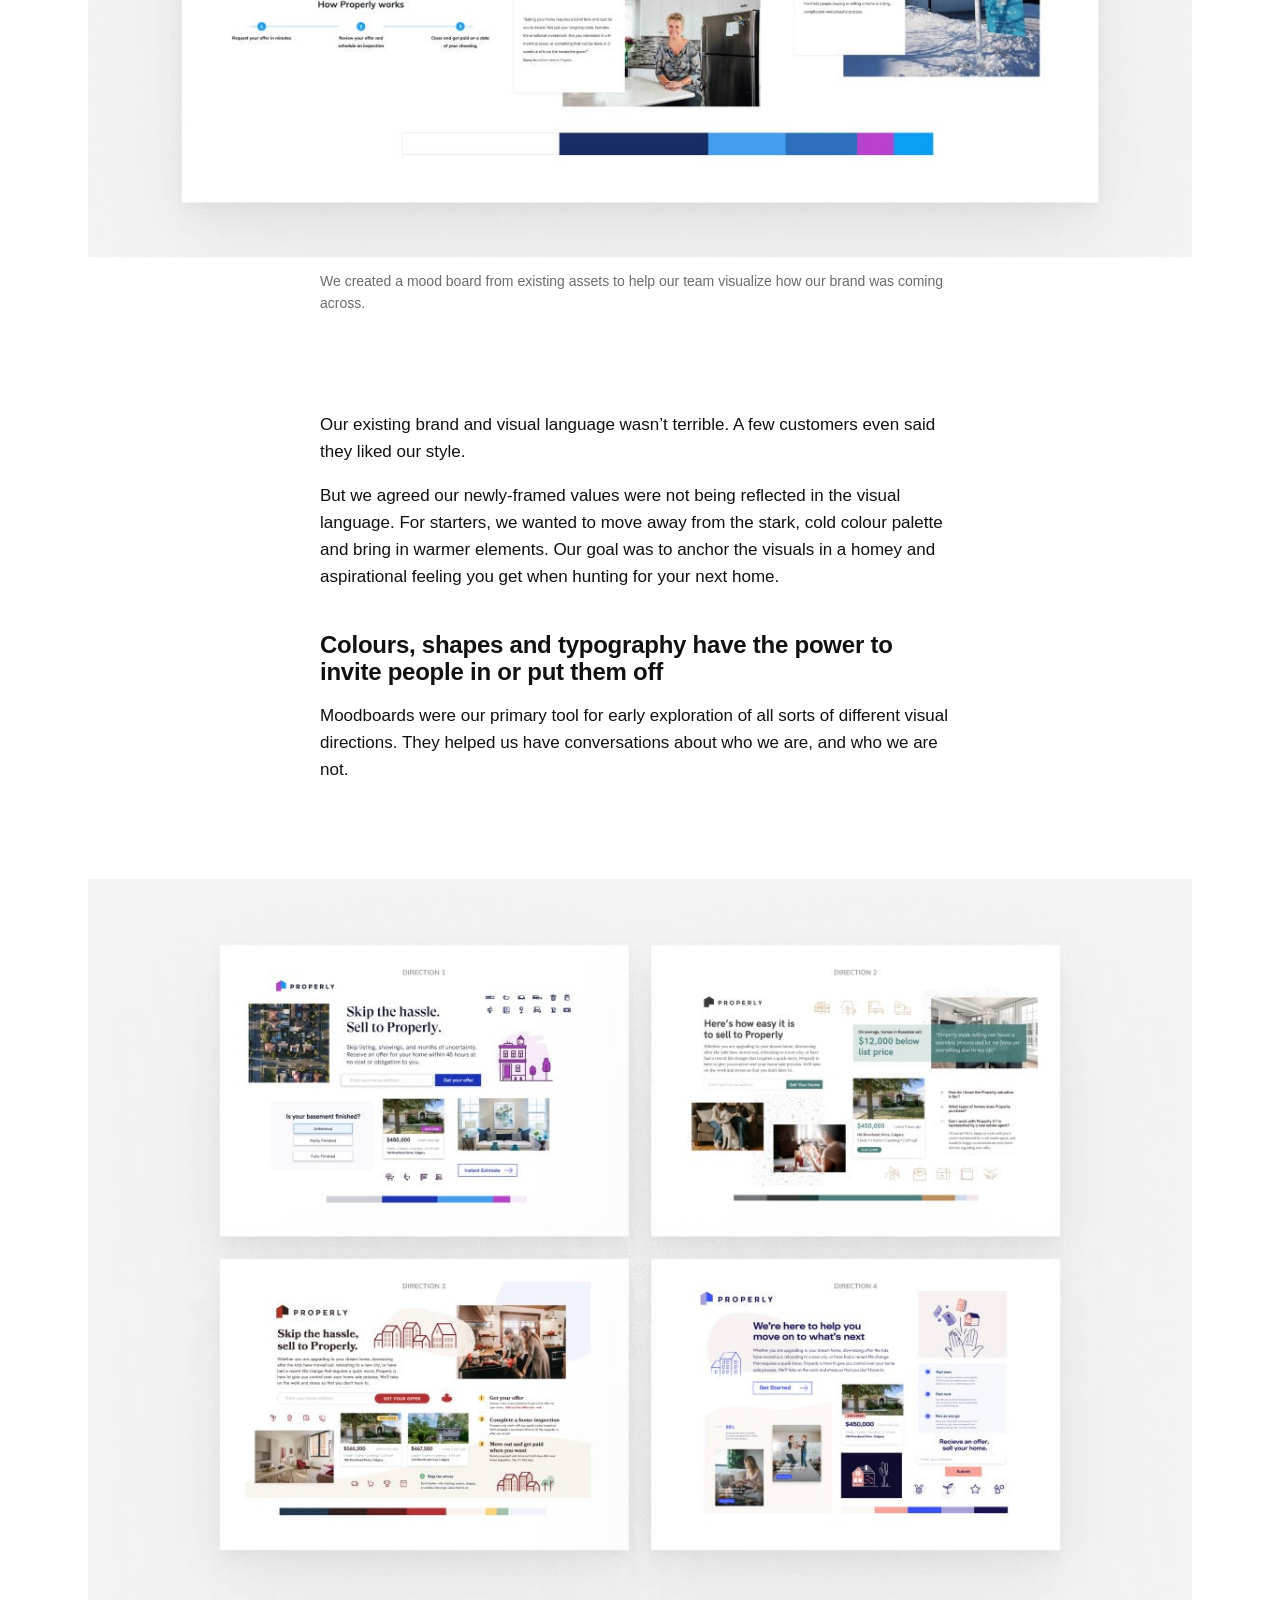
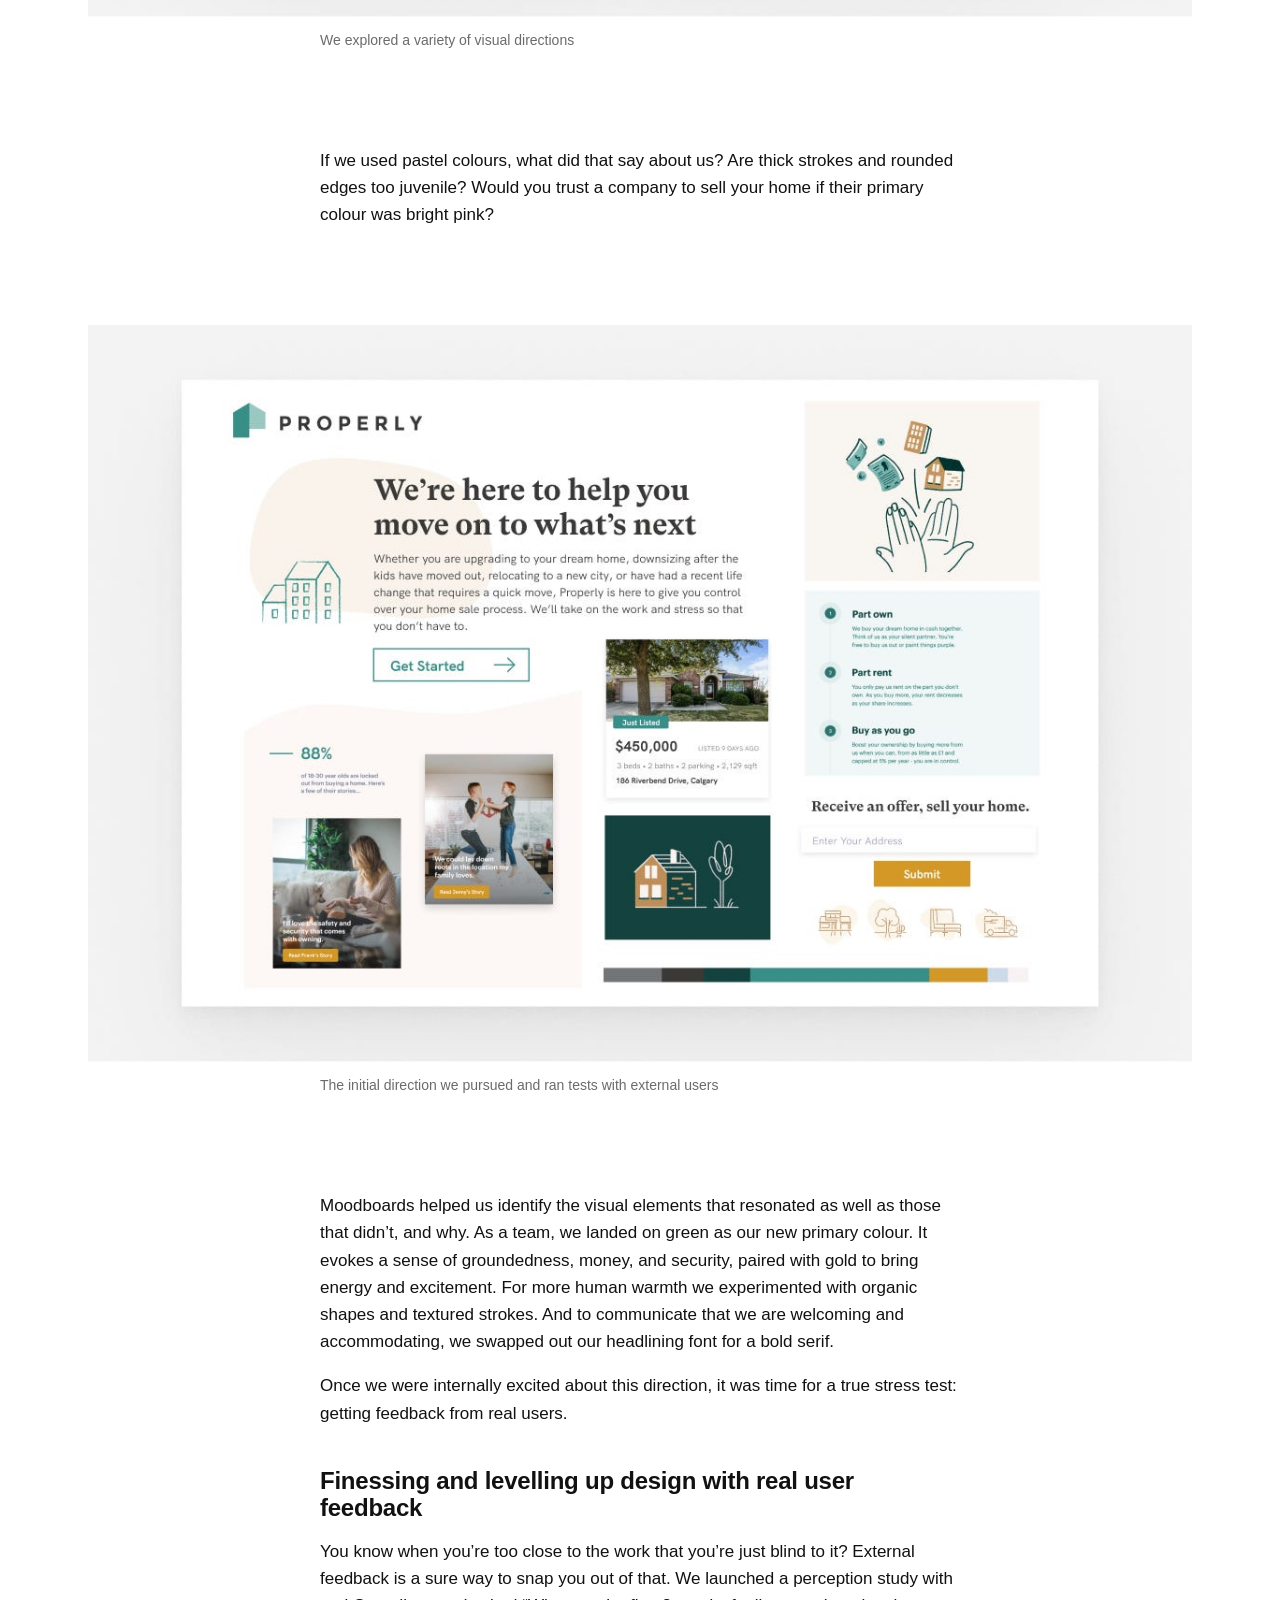
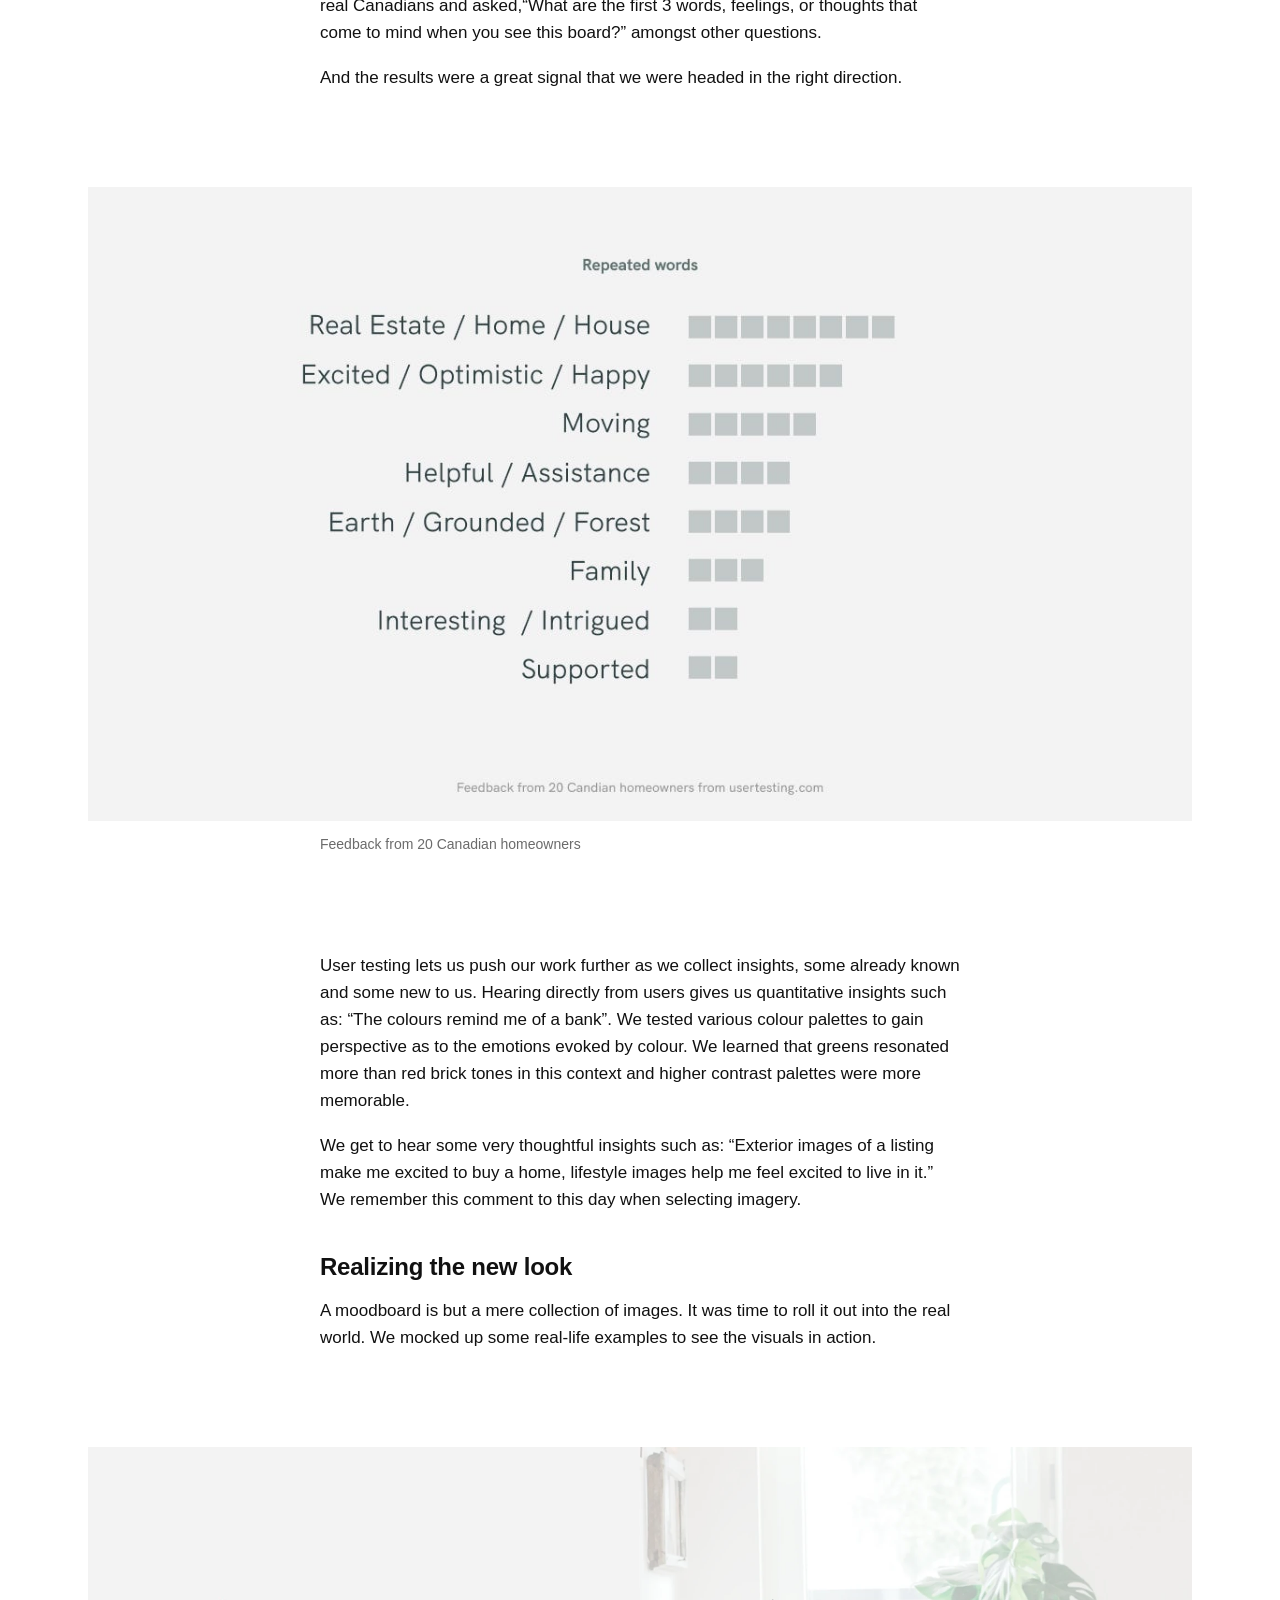
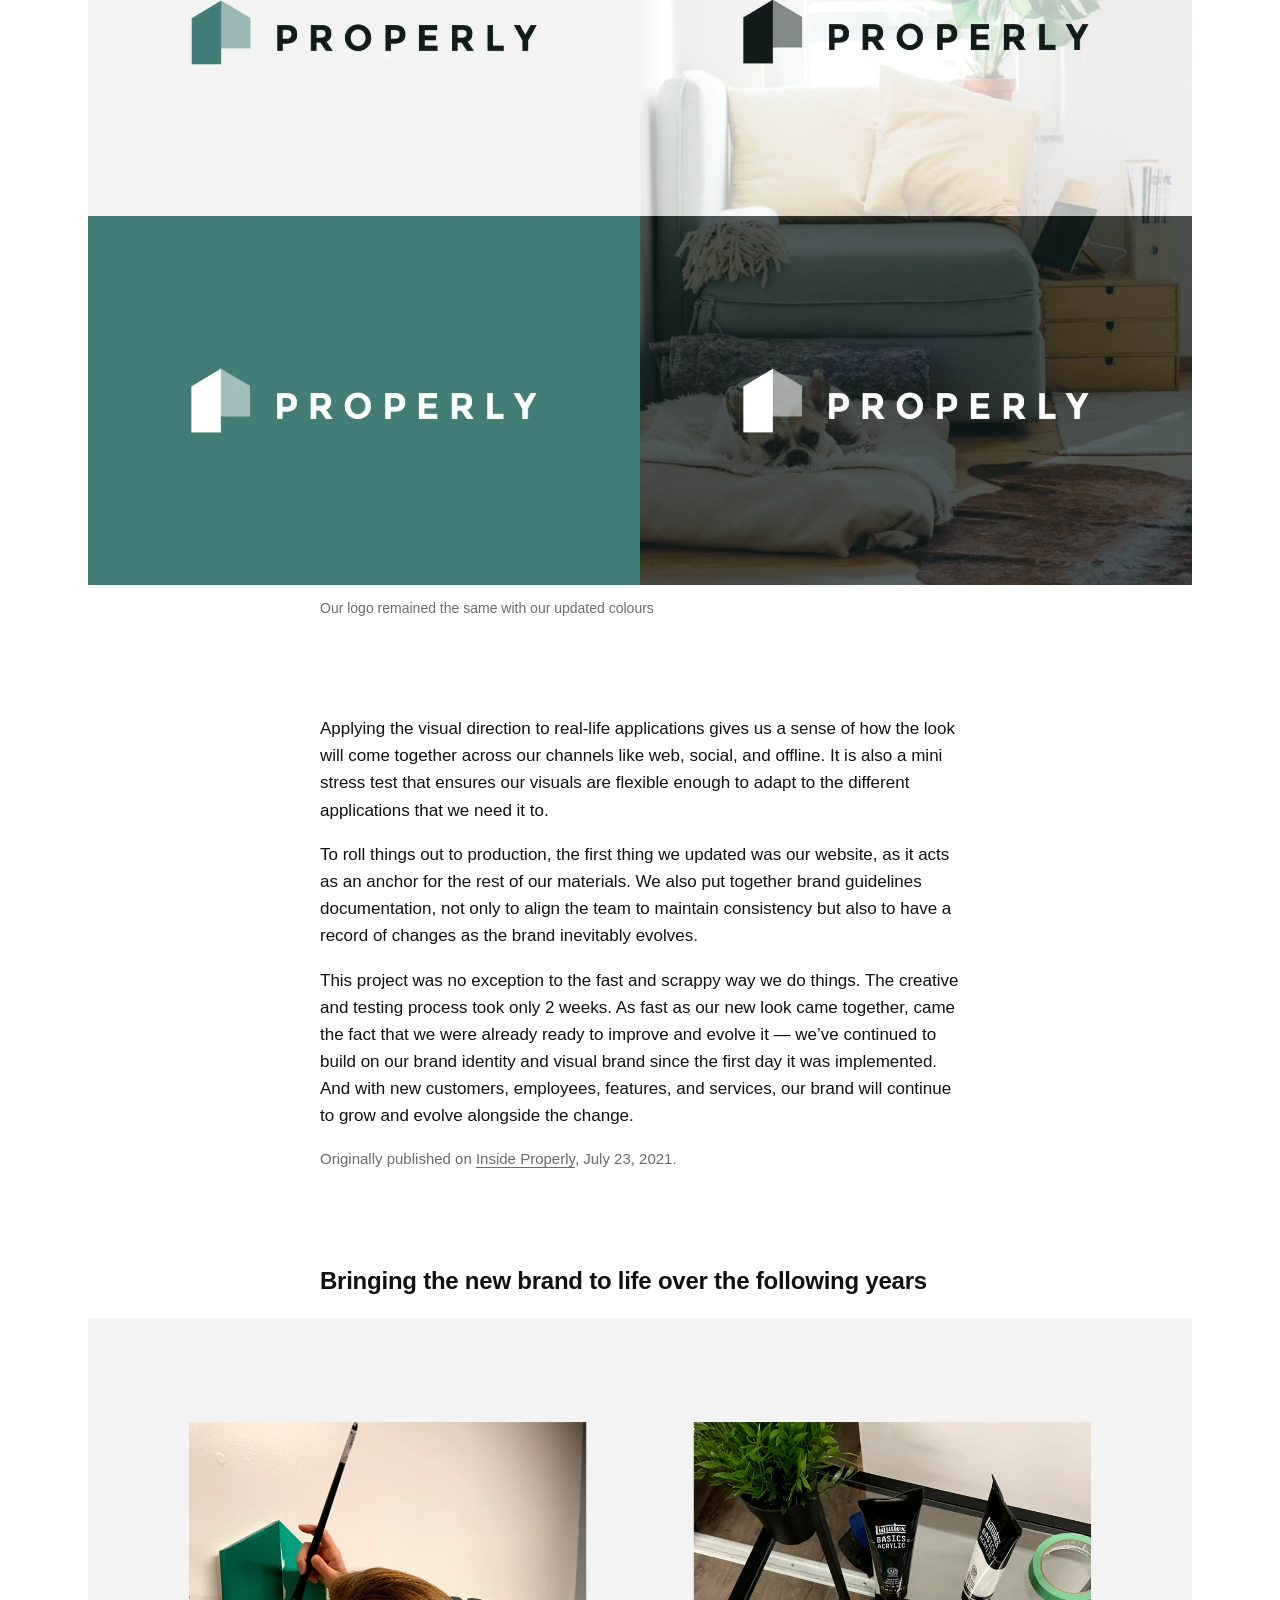
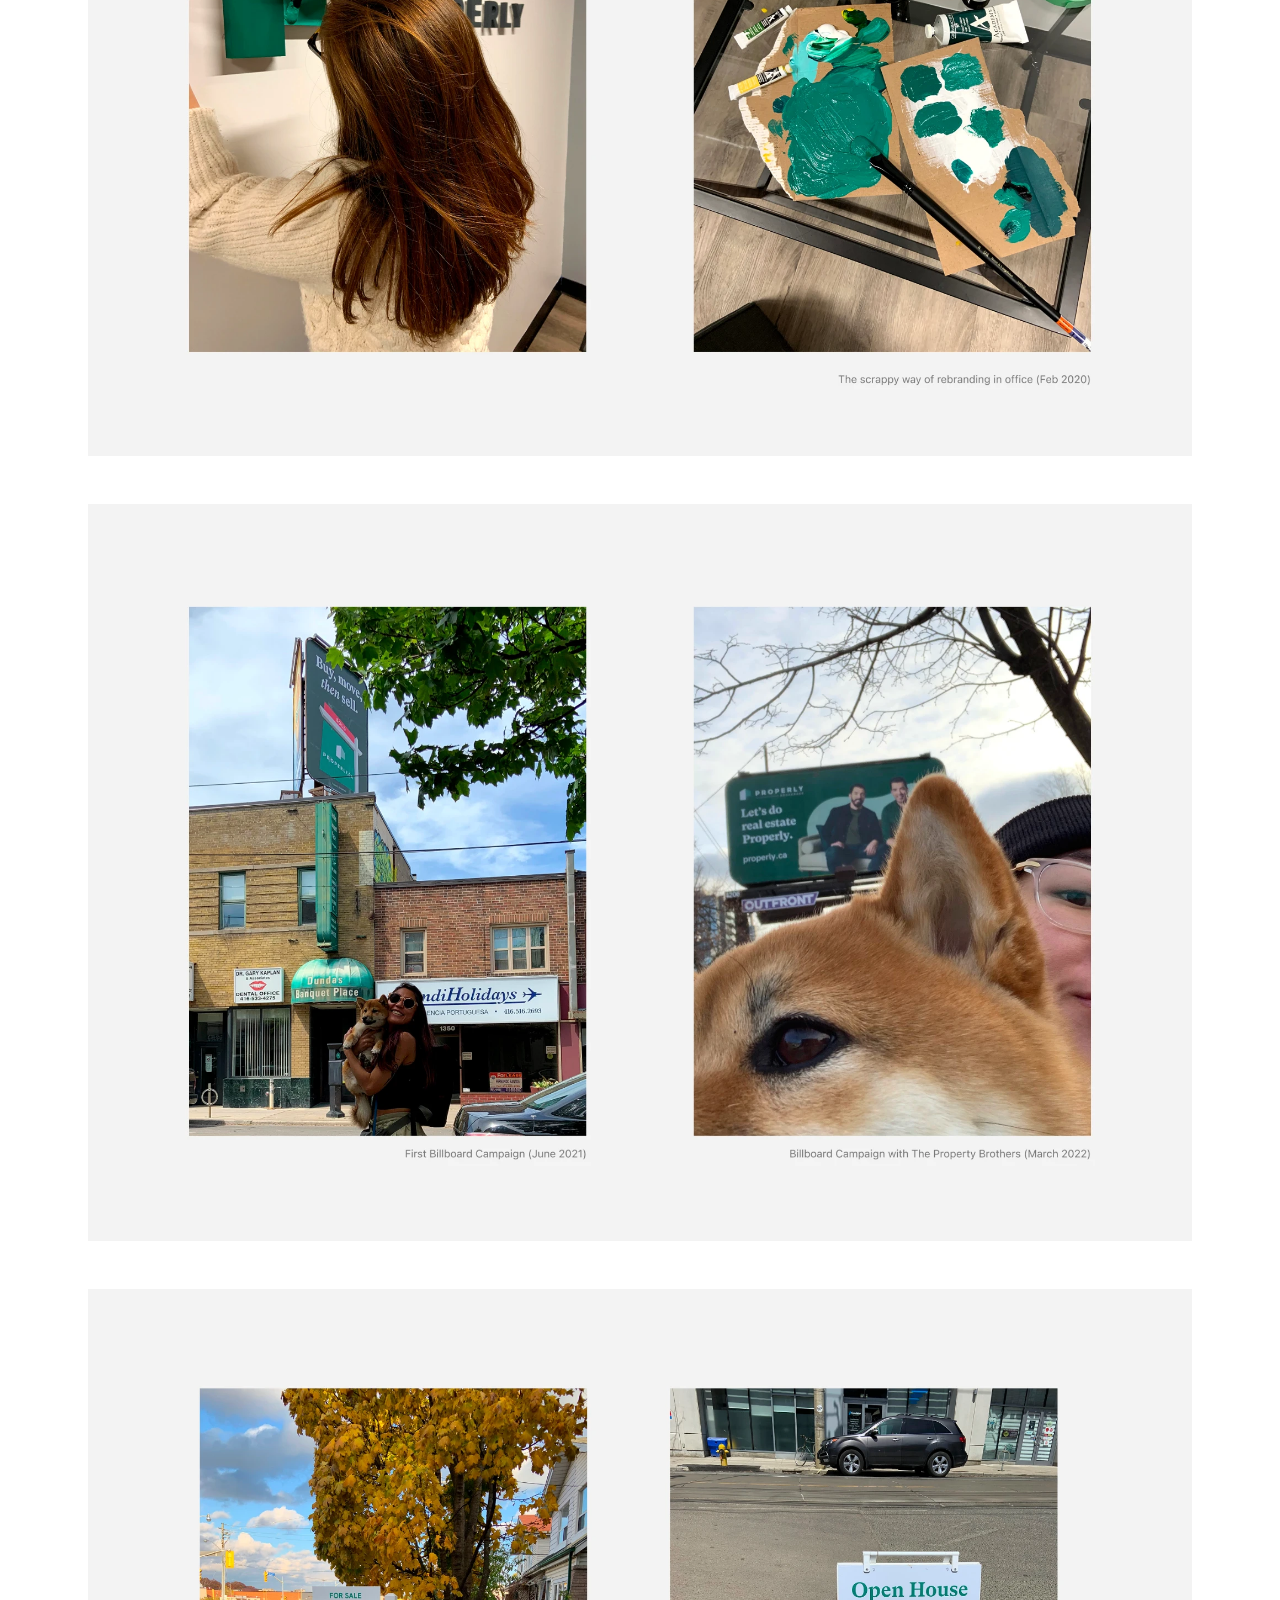
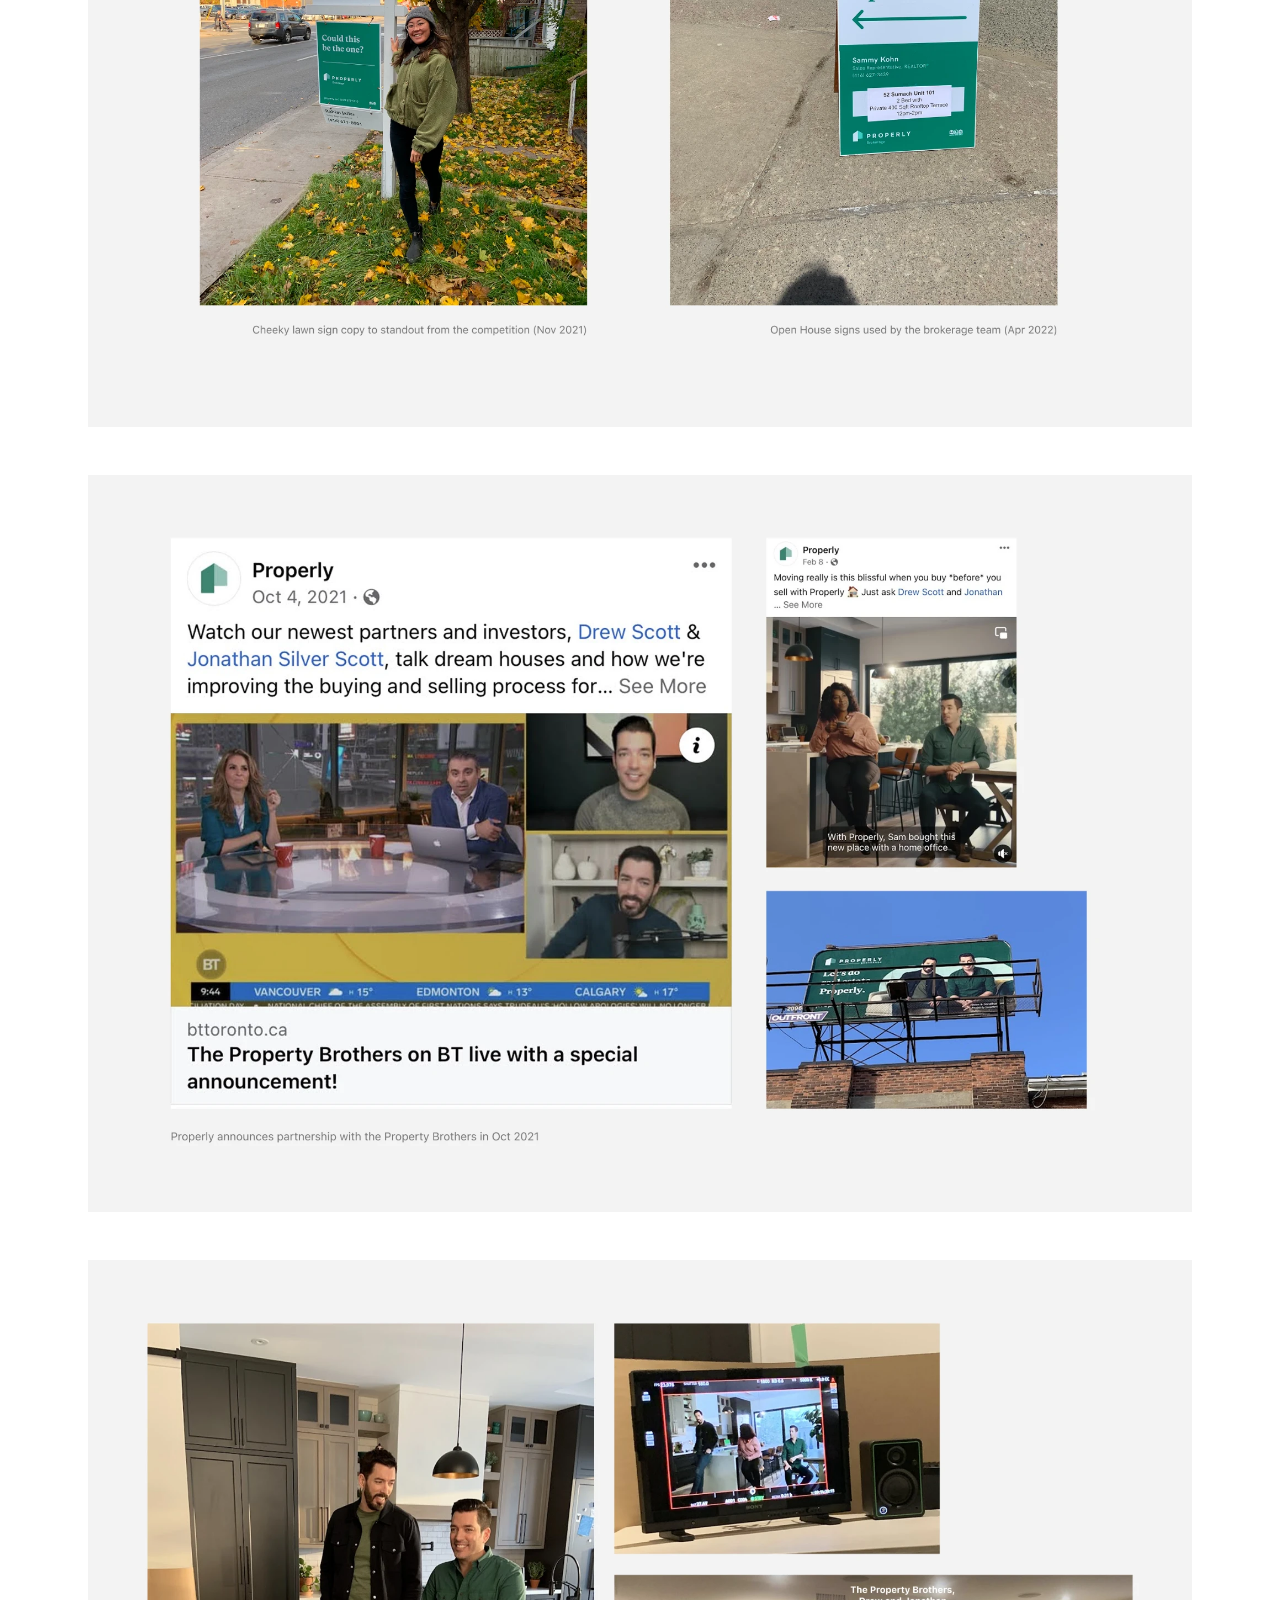
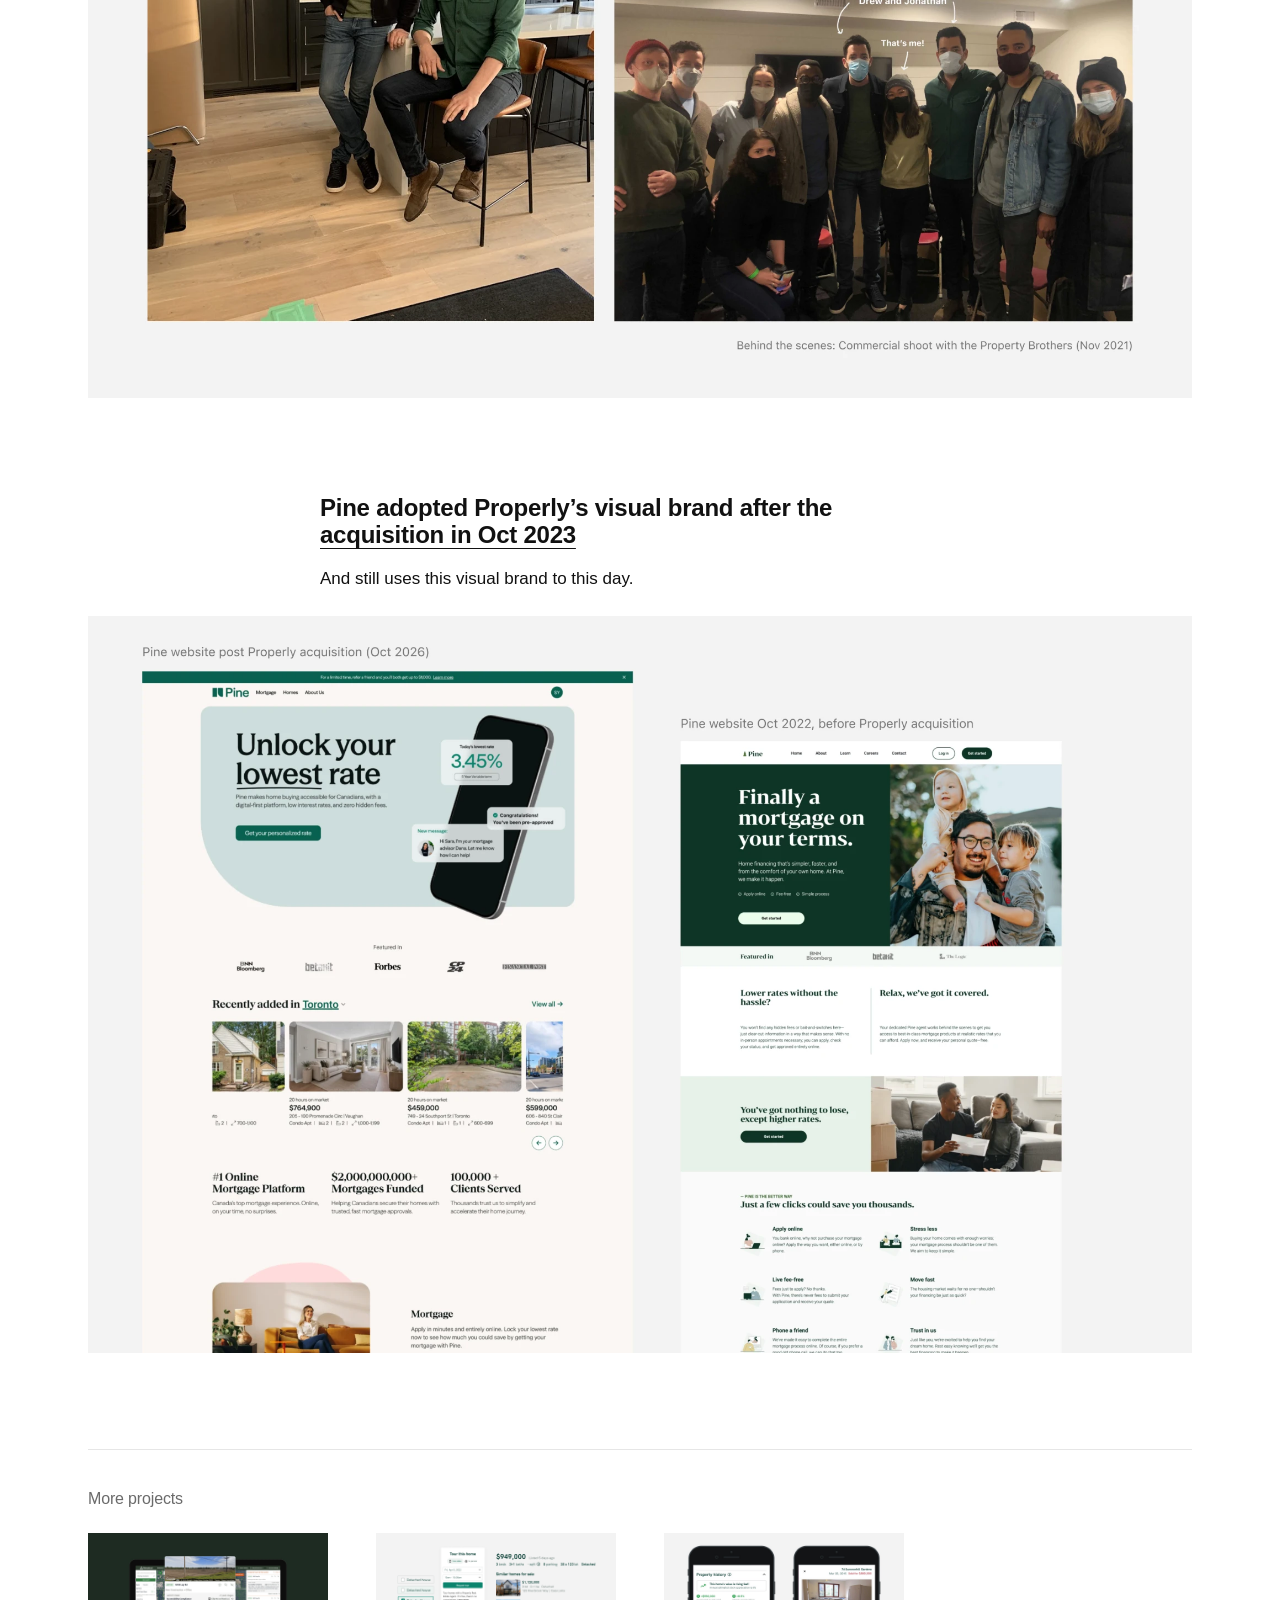
<file: work/properly-brand/index.html>
<!doctype html>
<html lang="en">
<head>
  <meta charset="utf-8">
  <meta name="viewport" content="width=device-width, initial-scale=1">
  <title>Creating a brand that survived an acquisition – Sara Yong</title>
  <meta name="description" content="How Sara Yong led Properly’s visual brand realignment, from defining values and moodboards to user perception testing and a warmer new look.">
  <link rel="canonical" href="https://sarayong.com/work/properly-brand/">

  <!-- What shows up when this page is shared on social media or in messages -->
  <meta property="og:type" content="article">
  <meta property="og:site_name" content="Sara Yong">
  <meta property="og:title" content="Creating a brand that survived an acquisition – Sara Yong">
  <meta property="og:description" content="A two-week rebrand that grew into billboards, a Property Brothers campaign, and a visual brand Pine still uses today.">
  <meta property="og:url" content="https://sarayong.com/work/properly-brand/">
  <meta property="og:image" content="https://sarayong.com/img/properly-brand/cover.jpg">
  <meta property="og:image:width" content="2000">
  <meta property="og:image:height" content="1336">
  <meta name="twitter:card" content="summary_large_image">

  <link rel="icon" href="../../img/favicon.png">
  <link rel="stylesheet" href="../../css/style.css">
  <script data-goatcounter="https://sarayong.goatcounter.com/count"
          async src="//gc.zgo.at/count.js"></script>
</head>
<body>
  <a class="skip" href="#main">Skip to content</a>

  <header class="site-header">
    <div class="wrap">
      <a class="site-name" href="../../">Sara Yong</a>
      <nav class="site-nav" aria-label="Main">
        <a href="../../">Work</a>
        <a href="#contact">Contact</a>
      </nav>
    </div>
  </header>

  <main id="main" class="wrap">
    <header class="project-head">
      <p class="eyebrow">Brand Design</p>
      <h1>Creating a brand that survived an acquisition</h1>
      <p class="summary">A two-week rebrand that grew into billboards, a Property Brothers campaign, and a visual brand Pine still uses today.</p>
      <dl class="details">
        <div><dt>Company</dt><dd>Properly</dd></div>
        <div><dt>Year</dt><dd>Oct 2019</dd></div>
        <div><dt>Role</dt><dd>Product Designer</dd></div>
      </dl>
    </header>

    <!-- Executive summary: the impact in one statement -->
    <section class="impact" aria-labelledby="s-tldr">
      <h2 class="step" id="s-tldr">TL;DR</h2>
      <p class="impact-text">In two weeks, I took Properly’s visual brand from a cold startup to a warm, trusted, more human brand. It went on to carry billboard campaigns, a partnership with the Property Brothers, and design systems in product design. And after Pine acquired Properly in 2023, <strong>Pine adopted it as its own brand</strong>, and is still in use today.</p>
    </section>

    <section class="section">
      <h2>My role</h2>
      <p>I was the first and solo designer at Properly and worked directly with the founders, PM, and Head of Marketing on this project. Gabe (Design Lead) joined the team in Dec 2019 and the two of us grew the Properly brand together in the following years.</p>
    </section>

    <figure class="figure">
      <img src="../../img/properly-brand/homepage-redesign.jpg" width="1180" height="788"
           alt="The redesigned Properly homepage in green and cream, with a serif headline “Buy the home you love. Sell your home stress-free.”">
      <figcaption>An updated homepage following our new visual identity</figcaption>
    </figure>

    <section class="section">
      <h2>Visualizing a more human brand</h2>
      <p>Since Properly launched in 2018, we’ve come a long way. We started as many start-ups do: fast, and scrappy. And our visual brand was no exception.</p>
      <p>So we decided to improve it.</p>
      <p>But a company’s brand is more than just its logo and some colours. It’s a first impression and the way people think and feel about the business. We recognized we had an opportunity to elevate the brand to the next level to better reflect our growth as a company and the value for our customers.</p>
      <h2>Why it was time for change</h2>
      <p>While we were busy serving customers, we were also working towards reaching a whole new audience with digital products online. Before attracting hundreds of thousands of people to our online listing site en masse in November 2019, we felt we should seize the opportunity and revisit our current visual and to ensure our visual language reflected our ideals as a company.</p>
      <p>Buying and selling a home is deeply emotional. It’s often life’s largest transaction involving exciting highs and stressful lows. While traditional real estate branding is often transactional, focused on the sale or the realtor, we want to represent the aspirational part of real estate and focus on the people moving through this phase of life.</p>
    </section>

    <figure class="figure">
      <img src="../../img/properly-brand/old-homepage.jpg" width="1180" height="788" loading="lazy" decoding="async"
           alt="The old Properly homepage: a house photo under a blue overlay with “Get an all-cash offer on your home” and a square address bar with a round button">
      <figcaption>Our old Properly homepage felt cold and mismatched. Oh, and let’s just ignore the round button in the squared input bar.</figcaption>
    </figure>

    <section class="section">
      <p>As we set goals for this project, we ran into some more <em>existential</em> questions. What <em>is</em> Properly’s current brand personality? How should the brand personality change, if at all? What is the right tone to set? How do we measure a higher standard? Where are we now?</p>
      <p>I don’t want to be dramatic and call it a ~<em>rebrand~</em>, but it was definitely time for some realignment.</p>
      <h2>Defining our values</h2>
      <p>The first place to start was to look within. Working internally we aligned on a few guiding words:</p>
      <p><strong>We’re human and welcoming.</strong> We understand how home is deeply personal and buying and selling is an emotional decision.</p>
      <p><strong>We’re humble and thoughtful.</strong> We admit when we don’t have the right answers and go the extra mile to find it.</p>
      <p><strong>We’re accommodating and reliable.</strong> There isn’t a one-size-fits-all solution in real estate. Everyone has a unique situation and we find a unique solution and follow through.</p>
      <p><strong>We think differently.</strong> We’re not bound to the traditional way of doing things. We will think outside the box and then use that box as a stepping stone to the new and improved solution.</p>
    </section>

    <figure class="figure">
      <img src="../../img/properly-brand/moodboard-existing-brand.jpg" width="1180" height="788" loading="lazy" decoding="async"
           alt="A mood board of Properly’s existing brand assets: the purple-and-blue logo, blue info graphics, web screens and photos">
      <figcaption>We created a mood board from existing assets to help our team visualize how our brand was coming across.</figcaption>
    </figure>

    <section class="section">
      <p>Our existing brand and visual language wasn’t terrible. A few customers even said they liked our style.</p>
      <p>But we agreed our newly-framed values were not being reflected in the visual language. For starters, we wanted to move away from the stark, cold colour palette and bring in warmer elements. Our goal was to anchor the visuals in a homey and aspirational feeling you get when hunting for your next home.</p>
      <h2>Colours, shapes and typography have the power to invite people in or put them off</h2>
      <p>Moodboards were our primary tool for early exploration of all sorts of different visual directions. They helped us have conversations about who we are, and who we are not.</p>
    </section>

    <figure class="figure">
      <img src="../../img/properly-brand/moodboard-directions.jpg" width="1180" height="788" loading="lazy" decoding="async"
           alt="Four moodboards labelled Direction 1 to 4, each with a different headline style, colour palette, illustrations and imagery">
      <figcaption>We explored a variety of visual directions</figcaption>
    </figure>

    <section class="section">
      <p>If we used pastel colours, what did that say about us? Are thick strokes and rounded edges too juvenile? Would you trust a company to sell your home if their primary colour was bright pink?</p>
    </section>

    <figure class="figure">
      <img src="../../img/properly-brand/chosen-direction.jpg" width="1180" height="788" loading="lazy" decoding="async"
           alt="The chosen direction: a green logo, a bold serif headline “We’re here to help you move on to what’s next”, organic shapes, line illustrations and a green and gold palette">
      <figcaption>The initial direction we pursued and ran tests with external users</figcaption>
    </figure>

    <section class="section">
      <p>Moodboards helped us identify the visual elements that resonated as well as those that didn’t, and why. As a team, we landed on green as our new primary colour. It evokes a sense of groundedness, money, and security, paired with gold to bring energy and excitement. For more human warmth we experimented with organic shapes and textured strokes. And to communicate that we are welcoming and accommodating, we swapped out our headlining font for a bold serif.</p>
      <p>Once we were internally excited about this direction, it was time for a true stress test: getting feedback from real users.</p>
      <h2>Finessing and levelling up design with real user feedback</h2>
      <p>You know when you’re too close to the work that you’re just blind to it? External feedback is a sure way to snap you out of that. We launched a perception study with real Canadians and asked,“What are the first 3 words, feelings, or thoughts that come to mind when you see this board?” amongst other questions.</p>
      <p>And the results were a great signal that we were headed in the right direction.</p>
    </section>

    <figure class="figure">
      <img src="../../img/properly-brand/user-feedback.jpg" width="1180" height="678" loading="lazy" decoding="async"
           alt="A chart of repeated words from testers; the most common were Real Estate / Home / House, then Excited / Optimistic / Happy, Moving, Helpful, and Earth / Grounded / Forest">
      <figcaption>Feedback from 20 Canadian homeowners</figcaption>
    </figure>

    <section class="section">
      <p>User testing lets us push our work further as we collect insights, some already known and some new to us. Hearing directly from users gives us quantitative insights such as: “The colours remind me of a bank”. We tested various colour palettes to gain perspective as to the emotions evoked by colour. We learned that greens resonated more than red brick tones in this context and higher contrast palettes were more memorable.</p>
      <p>We get to hear some very thoughtful insights such as: “Exterior images of a listing make me excited to buy a home, lifestyle images help me feel excited to live in it.” We remember this comment to this day when selecting imagery.</p>
      <h2>Realizing the new look</h2>
      <p>A moodboard is but a mere collection of images. It was time to roll it out into the real world. We mocked up some real-life examples to see the visuals in action.</p>
    </section>

    <figure class="figure">
      <img src="../../img/properly-brand/logo-colours.webp" width="2000" height="1336" loading="lazy" decoding="async"
           alt="The Properly logo in the new colours on four backgrounds: light grey, dark on a living room photo, white on green, and white on a darkened photo">
      <figcaption>Our logo remained the same with our updated colours</figcaption>
    </figure>

    <section class="section">
      <p>Applying the visual direction to real-life applications gives us a sense of how the look will come together across our channels like web, social, and offline. It is also a mini stress test that ensures our visuals are flexible enough to adapt to the different applications that we need it to.</p>
      <p>To roll things out to production, the first thing we updated was our website, as it acts as an anchor for the rest of our materials. We also put together brand guidelines documentation, not only to align the team to maintain consistency but also to have a record of changes as the brand inevitably evolves.</p>
      <p>This project was no exception to the fast and scrappy way we do things. The creative and testing process took only 2 weeks. As fast as our new look came together, came the fact that we were already ready to improve and evolve it — we’ve continued to build on our brand identity and visual brand since the first day it was implemented. And with new customers, employees, features, and services, our brand will continue to grow and evolve alongside the change.</p>
      <p class="credits">Originally published on <a href="https://inside.properly.ca/visualizing-a-more-human-brand-27fcdd87a604" target="_blank" rel="noopener">Inside Properly</a>, July 23, 2021.</p>
    </section>

    <section class="section lead-in">
      <h2>Bringing the new brand to life over the following years</h2>
    </section>

    <figure class="figure">
      <img src="../../img/properly-brand/office-paint.webp" width="2000" height="1336" loading="lazy" decoding="async"
           alt="Two photos of repainting the office logo by hand. Left: a person painting the Properly house-shaped wall logo green. Right: tubes of acrylic paint and green paint mixed on cardboard on a glass table, February 2020.">
    </figure>

    <figure class="figure">
      <img src="../../img/properly-brand/billboards.webp" width="2000" height="1336" loading="lazy" decoding="async"
           alt="Two photos of Properly billboards in Toronto. Left: Sara holding her dog under the first green “Buy, move, then sell.” billboard, June 2021. Right: a close-up of her dog in front of the “Let’s do real estate Properly.” billboard with the Property Brothers, March 2022.">
    </figure>

    <figure class="figure">
      <img src="../../img/properly-brand/signs.webp" width="2000" height="1336" loading="lazy" decoding="async"
           alt="Two photos of Properly signs in Toronto. Left: Sara beside a green “For Sale – Could this be the one?” lawn sign, cheeky copy to stand out from the competition, November 2021. Right: a green and white “Open House” sign used by the brokerage team, April 2022.">
    </figure>

    <figure class="figure">
      <img src="../../img/properly-brand/property-brothers.webp" width="2000" height="1336" loading="lazy" decoding="async"
           alt="Properly announcing its partnership with the Property Brothers in October 2021: a Facebook post of Drew and Jonathan Scott on Breakfast Television, a Facebook ad from the TV commercial, and a green “Let’s do real estate Properly.” billboard featuring them.">
    </figure>

    <figure class="figure">
      <img src="../../img/properly-brand/commercial-shoot.webp" width="2000" height="1336" loading="lazy" decoding="async"
           alt="Behind the scenes of the Properly commercial shoot with the Property Brothers in November 2021: Drew and Jonathan Scott on a kitchen set, the scene on a camera monitor, and a group photo of the crew with the Property Brothers and Sara, labelled “That’s me!”">
    </figure>

    <section class="section lead-in">
      <h2>Pine adopted Properly’s visual brand after the <a href="https://betakit.com/pine-acquires-properly-to-capture-more-of-the-canadian-home-buying-process/" target="_blank" rel="noopener">acquisition in Oct 2023</a></h2>
      <p>And still uses this visual brand to this day.</p>
    </section>

    <figure class="figure">
      <img src="../../img/properly-brand/pine.webp" width="2000" height="1336" loading="lazy" decoding="async"
           alt="Two versions of the Pine website. Left, after the Properly acquisition: a cream and sage design with a bold serif headline “Unlock your lowest rate” and a phone showing a 3.45% rate. Right, October 2022 before the acquisition: a dark green design with the headline “Finally a mortgage on your terms.”">
    </figure>

    <section class="more" aria-labelledby="more-title">
      <h2 id="more-title">More projects</h2>
      <ul class="grid">
        <li class="card">
          <a href="../mercator-ai/">
            <img class="dark-green fill" src="../../img/mercator-ai/houston-lot.webp" width="2000" height="1336" loading="lazy" decoding="async"
                 alt="Mercator.ai Project Map on a laptop, showing an empty lot in Houston">
            <h3>From MVP to $750K ARR</h3>
            <p class="category">Mercator.ai</p>
          </a>
        </li>
        <li class="card">
          <a href="../properly-design-system/">
            <img class="fill" src="../../img/properly-design-system/cover.webp" width="2000" height="1336" loading="lazy" decoding="async"
                 alt="Linoleum components in use: checkboxes, a tour booking card, a multi-select dropdown, decorative icons, toggles, a home listing summary, similar homes and a mortgage payment card.">
            <h3>Linoleum, the Properly design system</h3>
            <p class="category">Properly</p>
          </a>
        </li>
        <li class="card">
          <a href="../property-history/">
            <img class="fill" src="../../img/property-history/mobile-property-history.jpg" width="1180" height="788" loading="lazy" decoding="async"
                 alt="Property history design for Properly, annotated with changes made after user testing">
            <h3>Turning spreadsheet-style data into a story buyers can read</h3>
            <p class="category">Properly</p>
          </a>
        </li>
      </ul>
    </section>
  </main>

  <footer id="contact" class="site-footer">
    <div class="wrap">
      <h2>Get in touch.</h2>
      <ul class="contact">
        <li><a href="https://www.linkedin.com/in/sarayong/" target="_blank" rel="noopener">LinkedIn</a></li>
      </ul>
      <div class="legal">
        <p class="copyright">© Sara Yong 2026</p>
        <p class="credit">This website was made using Claude Code. Its contents are human-made.</p>
      </div>
    </div>
  </footer>
</body>
</html>
</file>
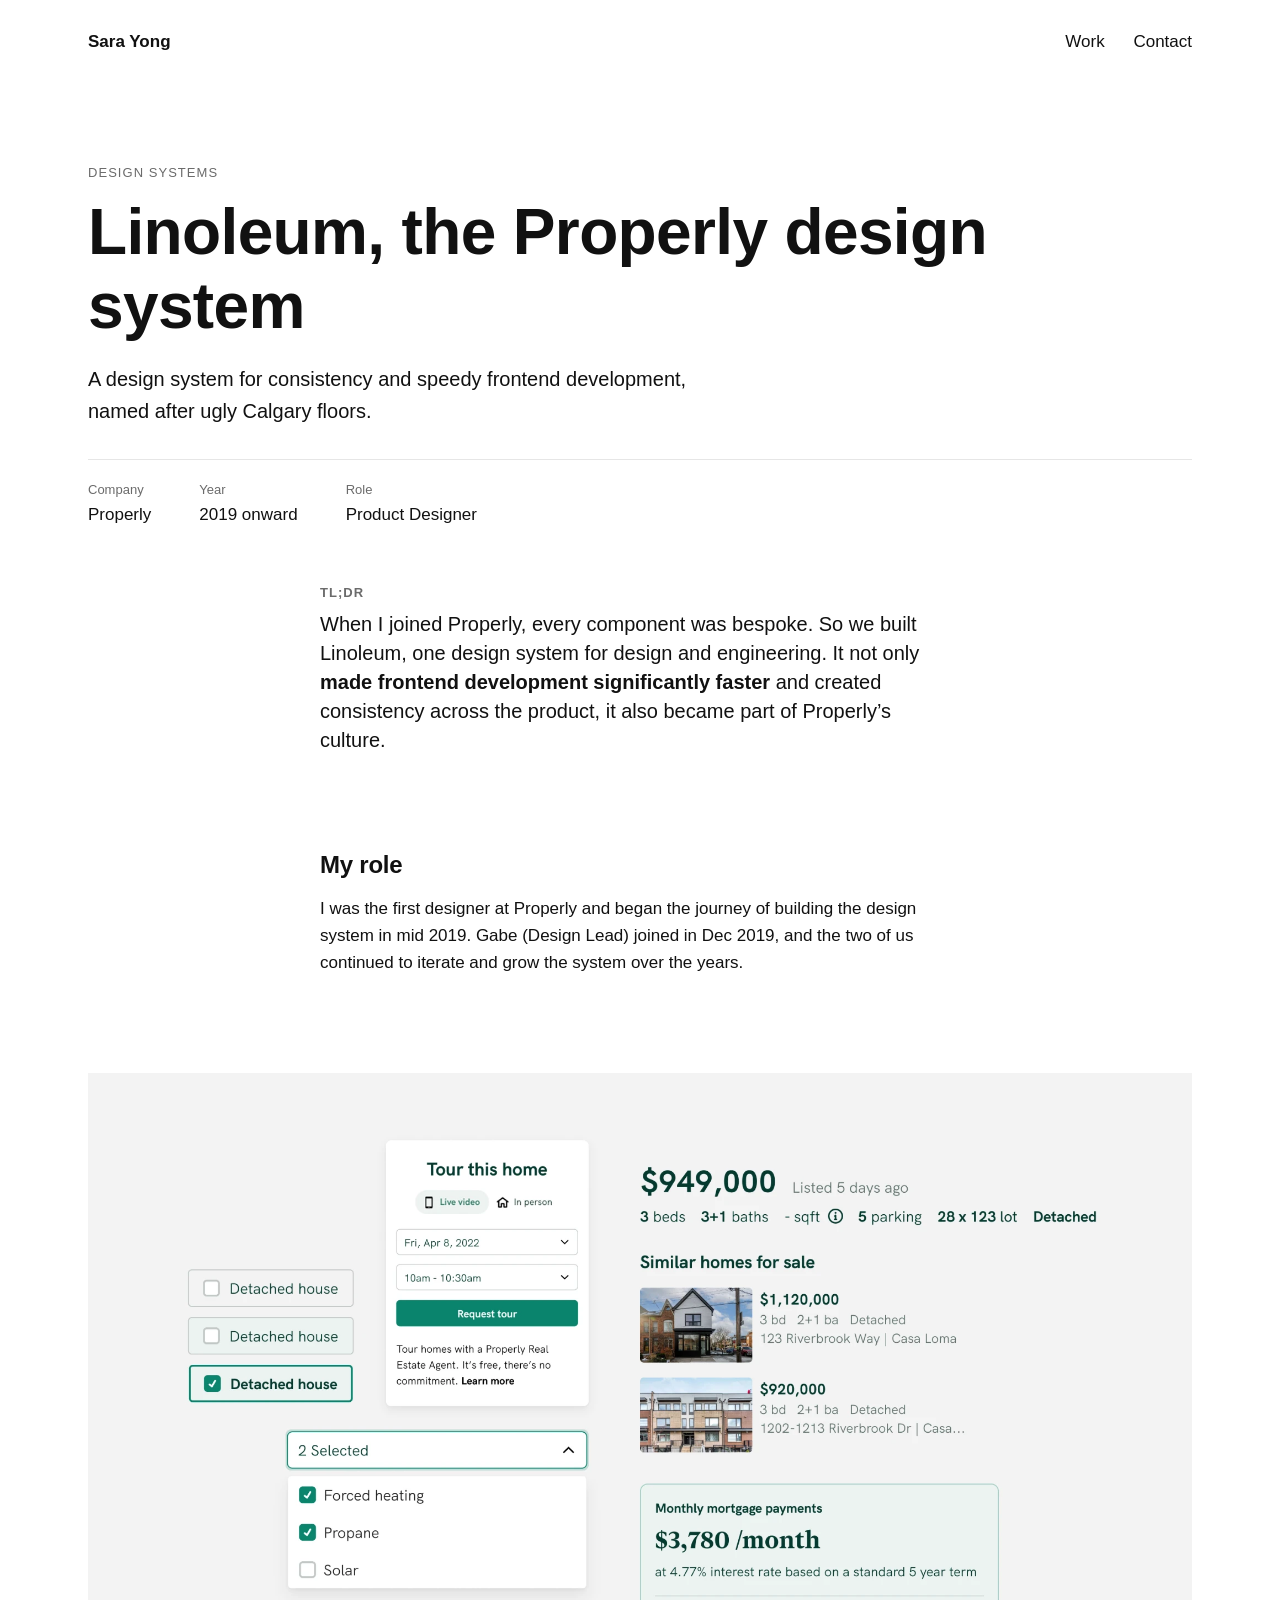
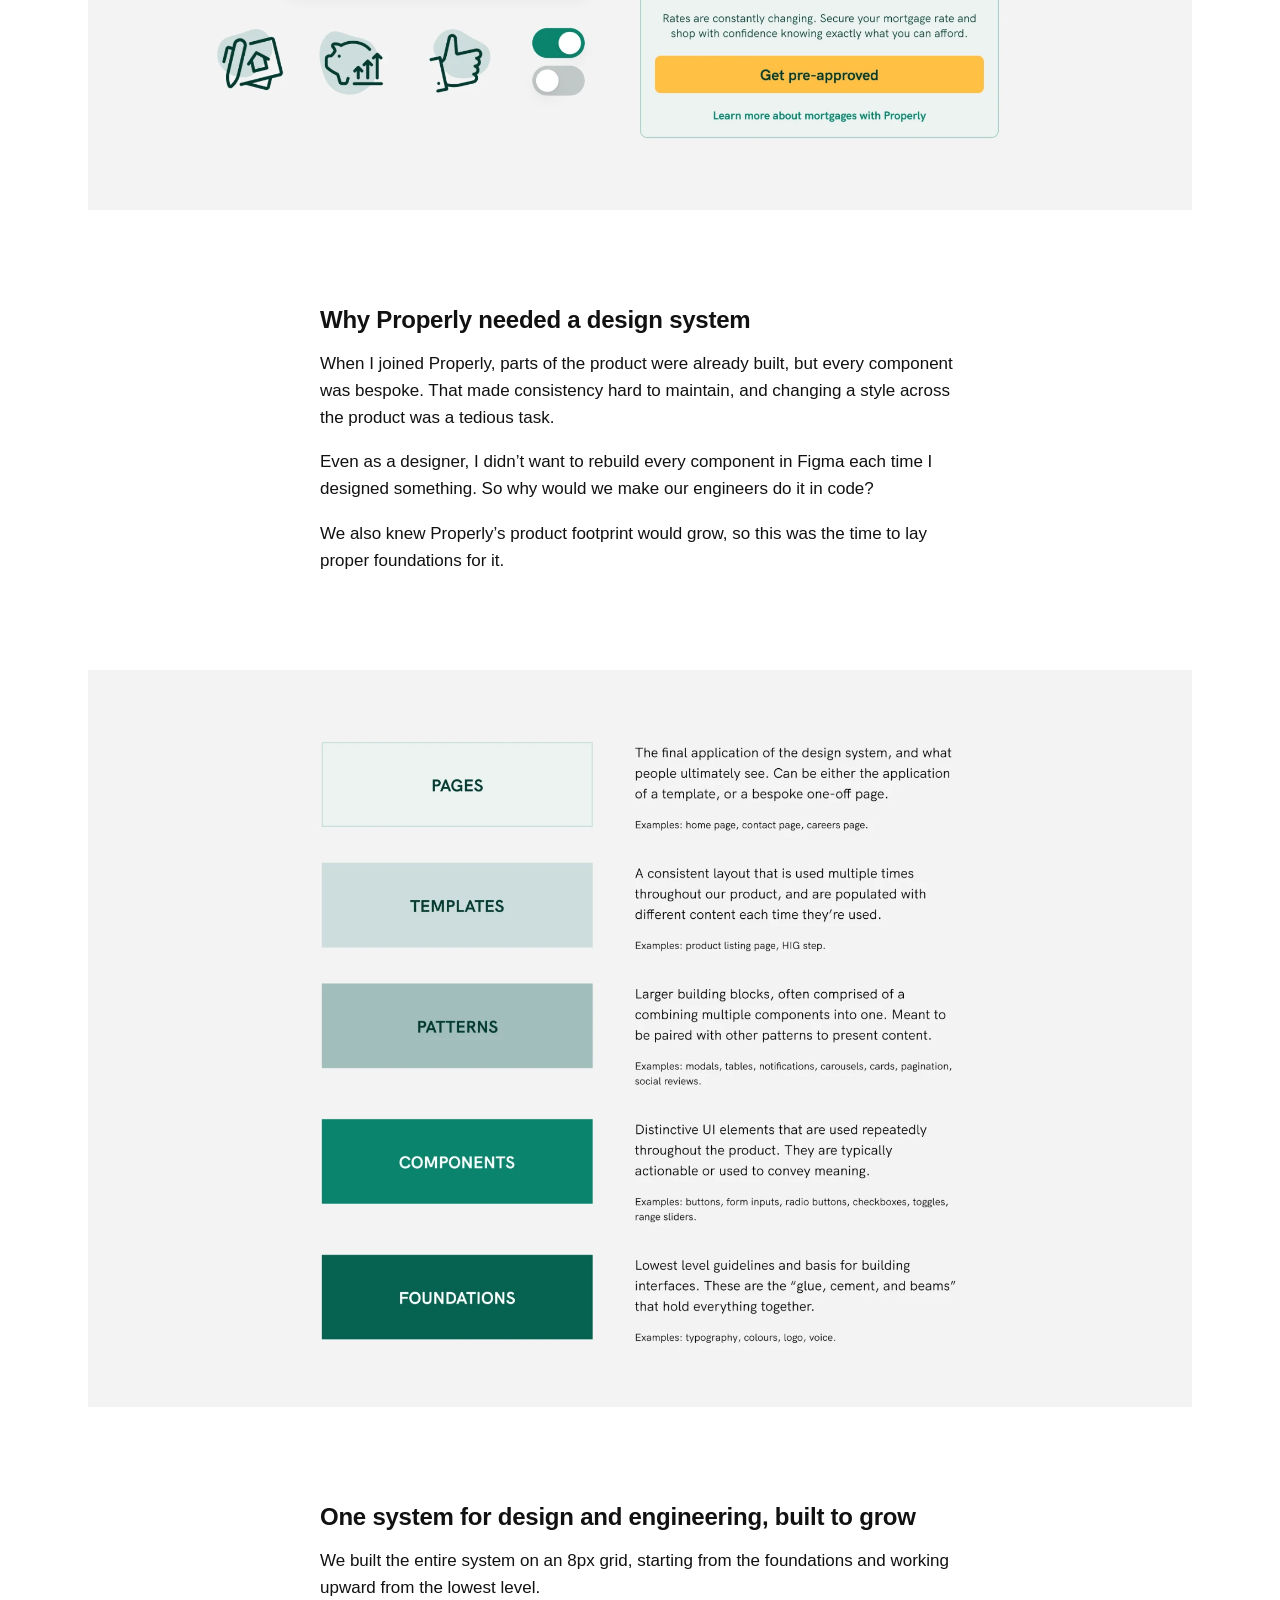
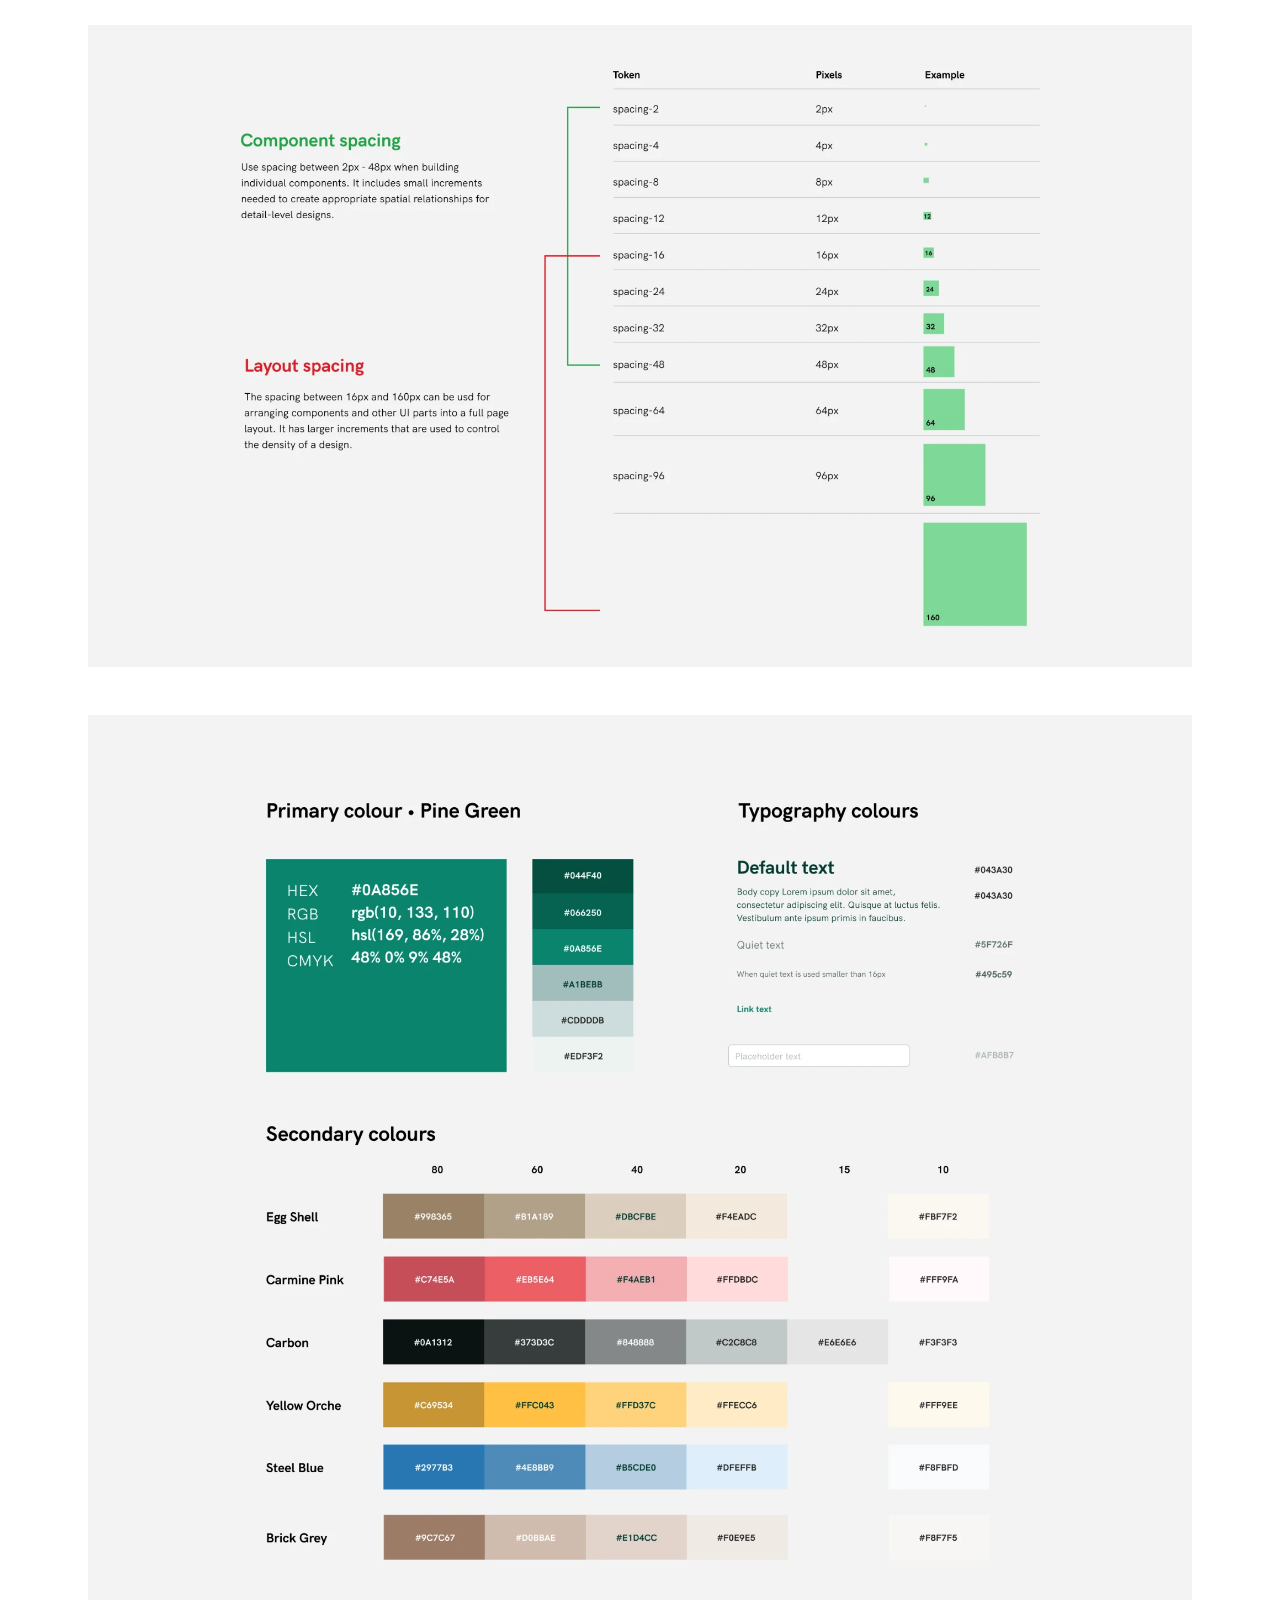
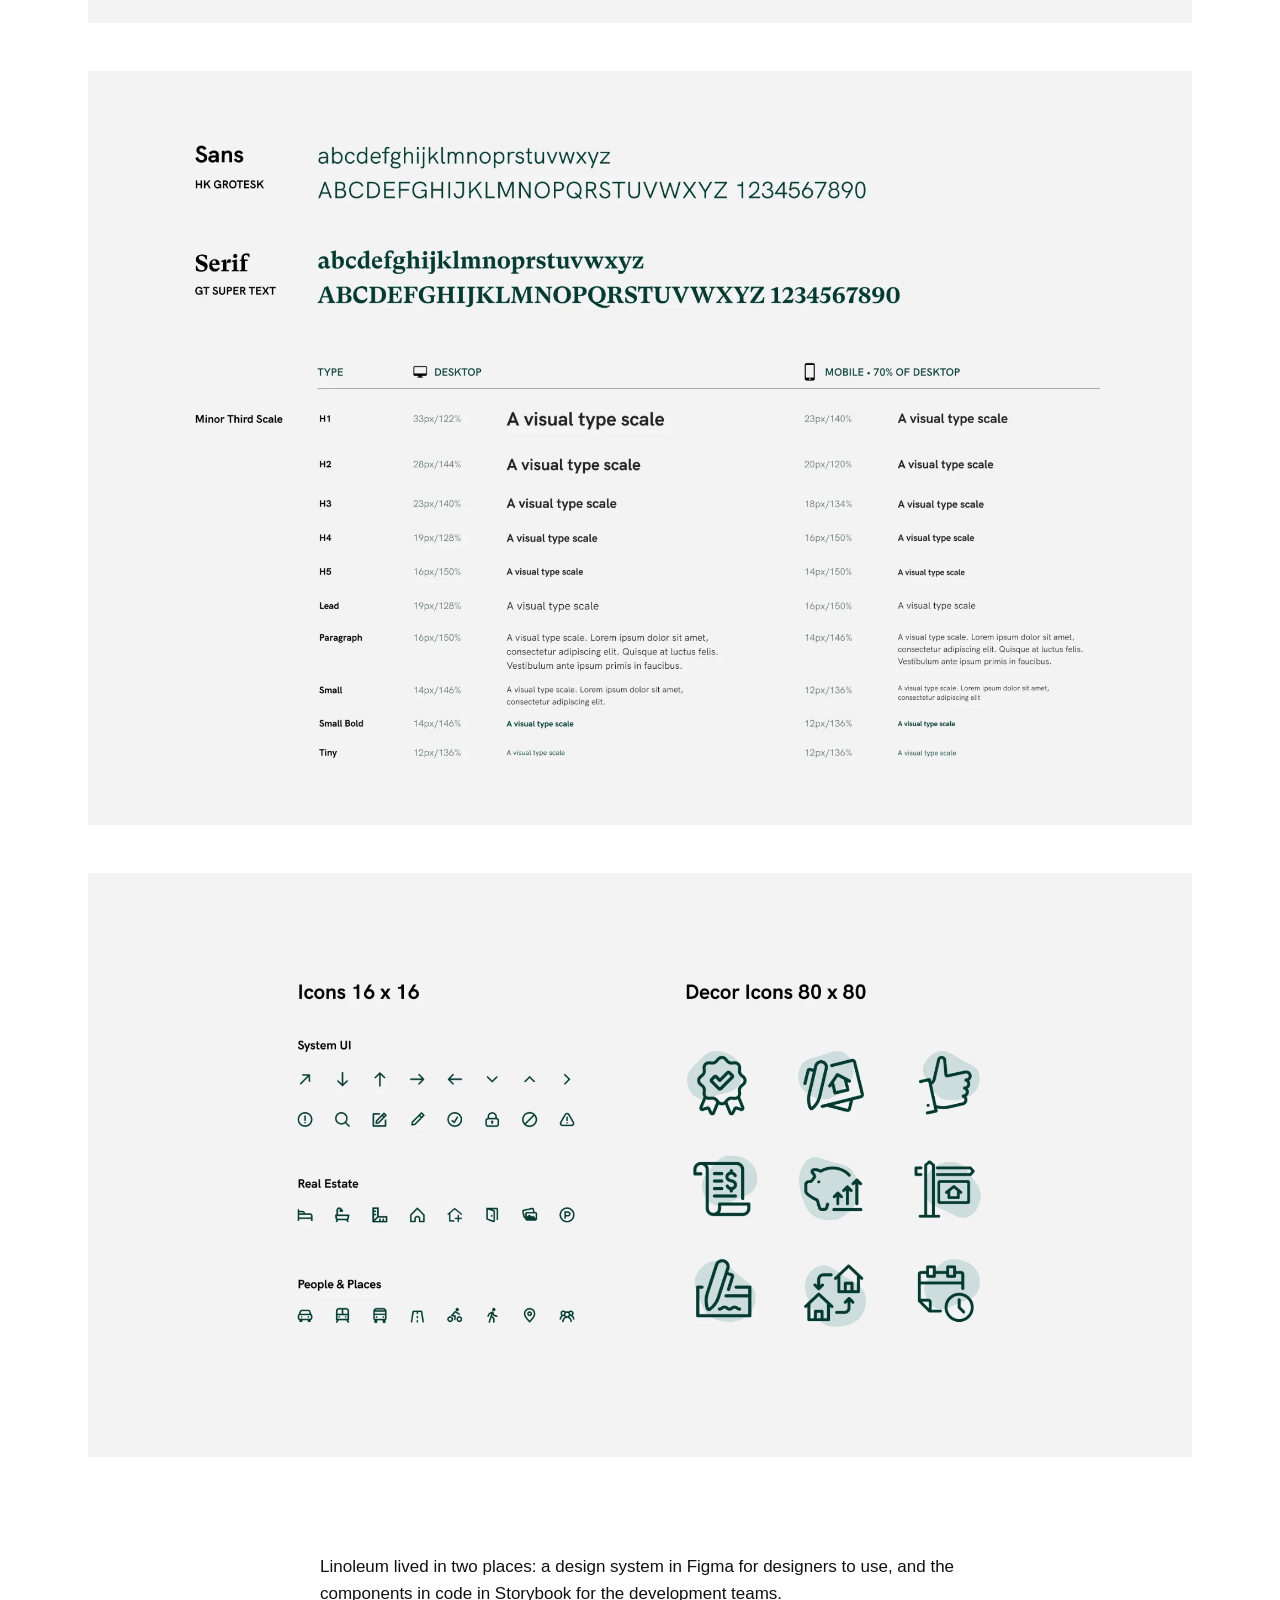
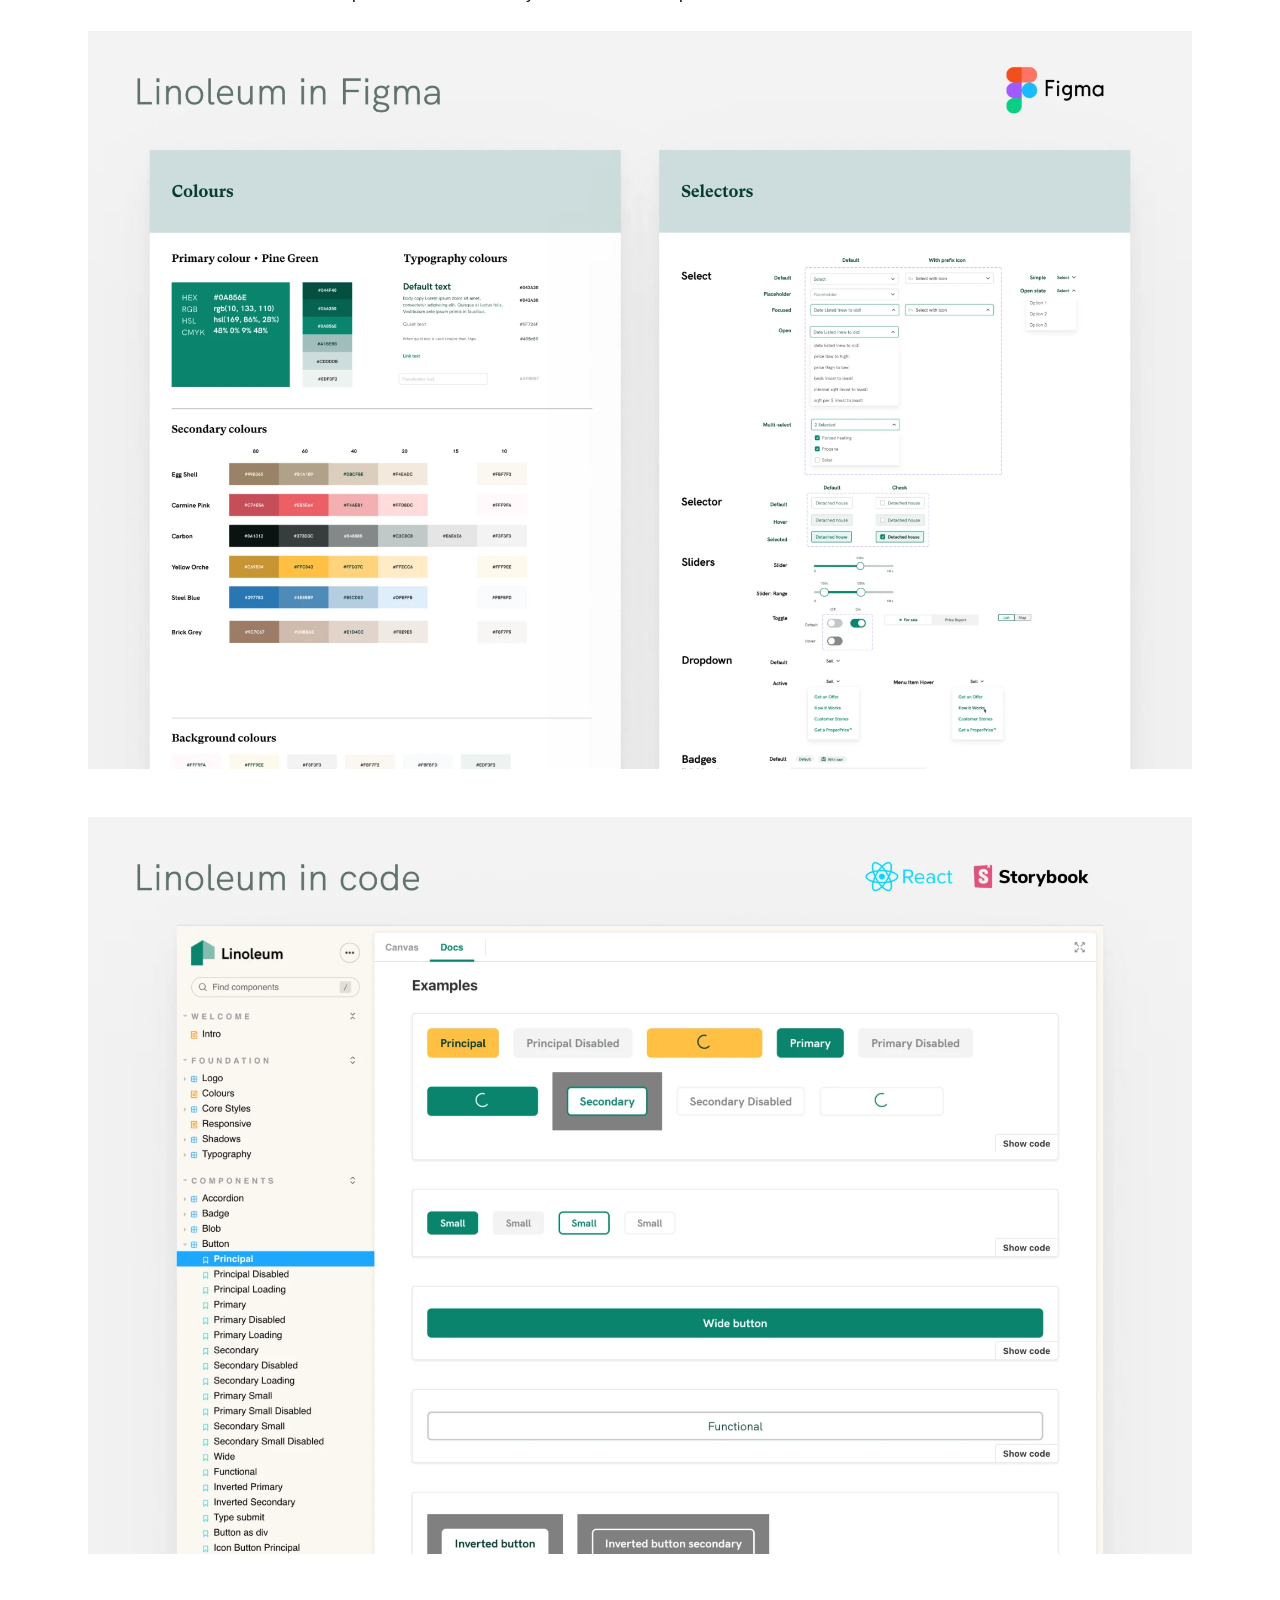
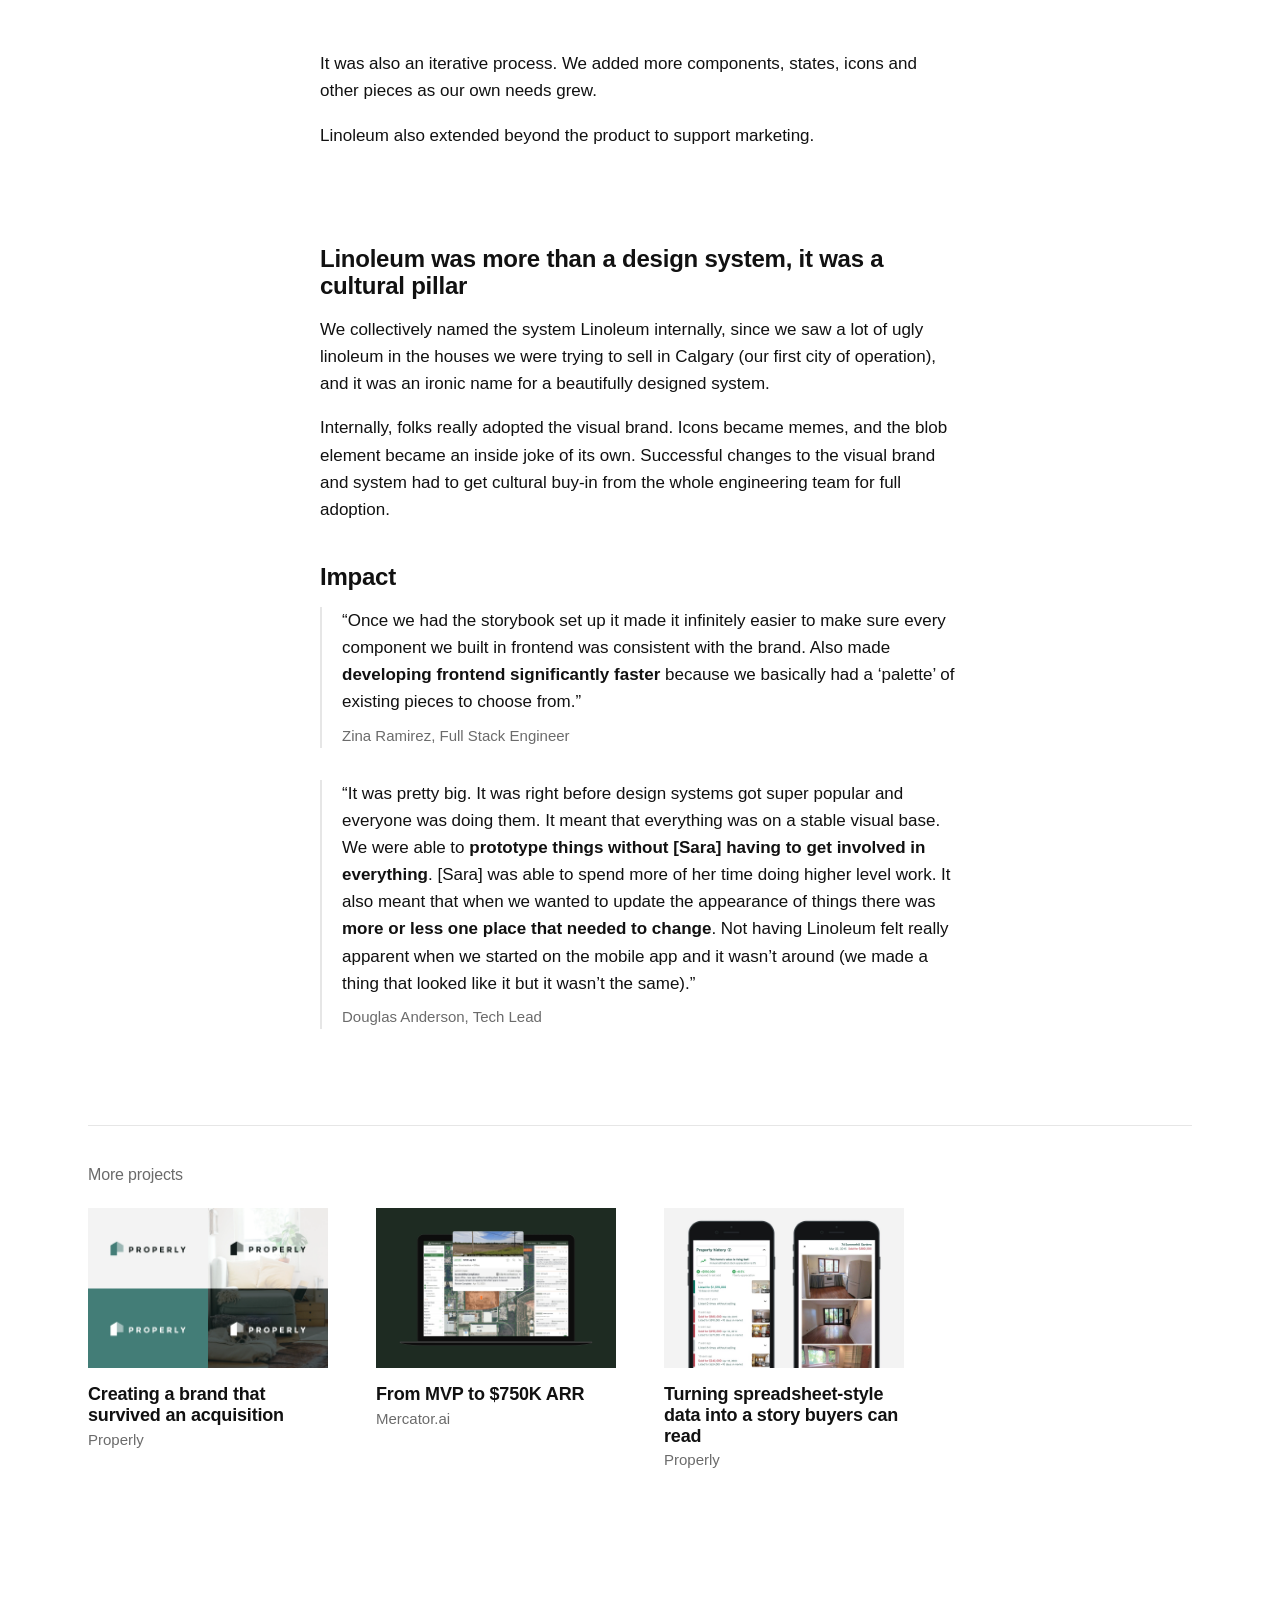
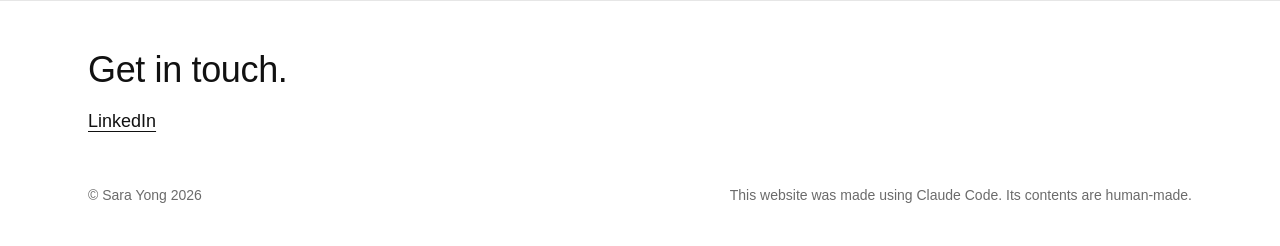
<file: work/properly-design-system/index.html>
<!doctype html>
<html lang="en">
<head>
  <meta charset="utf-8">
  <meta name="viewport" content="width=device-width, initial-scale=1">
  <title>Linoleum, the Properly design system – Sara Yong</title>
  <meta name="description" content="A design system for consistency and speedy frontend development, named after ugly Calgary floors.">
  <link rel="canonical" href="https://sarayong.com/work/properly-design-system/">

  <!-- What shows up when this page is shared on social media or in messages -->
  <meta property="og:type" content="article">
  <meta property="og:site_name" content="Sara Yong">
  <meta property="og:title" content="Linoleum, the Properly design system – Sara Yong">
  <meta property="og:description" content="A design system for consistency and speedy frontend development, named after ugly Calgary floors.">
  <meta property="og:url" content="https://sarayong.com/work/properly-design-system/">
  <meta property="og:image" content="https://sarayong.com/img/properly-design-system/cover.jpg">
  <meta property="og:image:width" content="2000">
  <meta property="og:image:height" content="1336">
  <meta name="twitter:card" content="summary_large_image">

  <link rel="icon" href="../../img/favicon.png">
  <link rel="stylesheet" href="../../css/style.css">
  <script data-goatcounter="https://sarayong.goatcounter.com/count"
          async src="//gc.zgo.at/count.js"></script>
</head>
<body>
  <a class="skip" href="#main">Skip to content</a>

  <header class="site-header">
    <div class="wrap">
      <a class="site-name" href="../../">Sara Yong</a>
      <nav class="site-nav" aria-label="Main">
        <a href="../../">Work</a>
        <a href="#contact">Contact</a>
      </nav>
    </div>
  </header>

  <main id="main" class="wrap">
    <header class="project-head">
      <p class="eyebrow">Design Systems</p>
      <h1>Linoleum, the Properly design system</h1>
      <p class="summary">A design system for consistency and speedy frontend development, named after ugly Calgary floors.</p>
      <dl class="details">
        <div><dt>Company</dt><dd>Properly</dd></div>
        <div><dt>Year</dt><dd>2019 onward</dd></div>
        <div><dt>Role</dt><dd>Product Designer</dd></div>
      </dl>
    </header>

    <!-- Executive summary: the impact in one statement -->
    <section class="impact" aria-labelledby="s-tldr">
      <h2 class="step" id="s-tldr">TL;DR</h2>
      <p class="impact-text">When I joined Properly, every component was bespoke. So we built Linoleum, one design system for design and engineering. It not only <strong>made frontend development significantly faster</strong> and created consistency across the product, it also became part of Properly’s culture.</p>
    </section>

    <section class="section">
      <h2>My role</h2>
      <p>I was the first designer at Properly and began the journey of building the design system in mid 2019. Gabe (Design Lead) joined in Dec 2019, and the two of us continued to iterate and grow the system over the years.</p>
    </section>

    <figure class="figure">
      <img src="../../img/properly-design-system/cover.webp" width="2000" height="1336"
           alt="Linoleum components in use: checkboxes, a tour booking card, a multi-select dropdown, decorative icons, toggles, a home listing summary, similar homes and a mortgage payment card.">
    </figure>

    <section class="section">
      <h2>Why Properly needed a design system</h2>
      <p>When I joined Properly, parts of the product were already built, but every component was bespoke. That made consistency hard to maintain, and changing a style across the product was a tedious task.</p>
      <p>Even as a designer, I didn’t want to rebuild every component in Figma each time I designed something. So why would we make our engineers do it in code?</p>
      <p>We also knew Properly’s product footprint would grow, so this was the time to lay proper foundations for it.</p>
    </section>

    <figure class="figure">
      <img src="../../img/properly-design-system/system-levels.webp" width="2000" height="1336" loading="lazy" decoding="async"
           alt="The five levels of the Linoleum design system, stacked from Foundations at the bottom through Components, Patterns and Templates to Pages at the top, each with a short definition and examples.">
    </figure>

    <section class="section lead-in">
      <h2>One system for design and engineering, built to grow</h2>
      <p>We built the entire system on an 8px grid, starting from the foundations and working upward from the lowest level.</p>
    </section>

    <figure class="figure">
      <img src="../../img/properly-design-system/spacing.webp" width="2000" height="1163" loading="lazy" decoding="async"
           alt="The Linoleum spacing scale from 2px to 160px, with 2px to 48px marked as component spacing and 16px to 160px marked as layout spacing.">
    </figure>

    <figure class="figure">
      <img src="../../img/properly-design-system/colours.webp" width="2000" height="1644" loading="lazy" decoding="async"
           alt="The Linoleum colour palette: Pine Green as the primary colour with its tints, typography colours, and secondary colour ramps for Egg Shell, Carmine Pink, Carbon, Yellow Ochre, Steel Blue and Brick Grey.">
    </figure>

    <figure class="figure">
      <img src="../../img/properly-design-system/typography.webp" width="2000" height="1366" loading="lazy" decoding="async"
           alt="The Linoleum typography: HK Grotesk as the sans serif, GT Super Text as the serif, and a Minor Third type scale from H1 to Tiny, with desktop and mobile sizes.">
    </figure>

    <figure class="figure">
      <img src="../../img/properly-design-system/icons.webp" width="2000" height="1058" loading="lazy" decoding="async"
           alt="Linoleum icons: 16 by 16 line icons for system UI, real estate, and people and places, alongside 80 by 80 decorative icons set on soft green blobs.">
    </figure>

    <section class="section lead-in">
      <p>Linoleum lived in two places: a design system in Figma for designers to use, and the components in code in Storybook for the development teams.</p>
    </section>

    <figure class="figure">
      <img src="../../img/properly-design-system/in-figma.webp" width="2000" height="1336" loading="lazy" decoding="async"
           alt="Linoleum in Figma: library pages for colours and selectors, including selects, multi-selects, sliders, toggles, dropdowns and badges.">
    </figure>

    <figure class="figure">
      <img src="../../img/properly-design-system/in-code.webp" width="2000" height="1336" loading="lazy" decoding="async"
           alt="Linoleum in code: the React component library in Storybook, showing the button documentation with principal, primary, secondary, small, wide, functional and inverted examples.">
    </figure>

    <section class="section">
      <p>It was also an iterative process. We added more components, states, icons and other pieces as our own needs grew.</p>
      <p>Linoleum also extended beyond the product to support marketing.</p>
    </section>

    <section class="section">
      <h2>Linoleum was more than a design system, it was a cultural pillar</h2>
      <p>We collectively named the system Linoleum internally, since we saw a lot of ugly linoleum in the houses we were trying to sell in Calgary (our first city of operation), and it was an ironic name for a beautifully designed system.</p>
      <p>Internally, folks really adopted the visual brand. Icons became memes, and the blob element became an inside joke of its own. Successful changes to the visual brand and system had to get cultural buy-in from the whole engineering team for full adoption.</p>
      <h2>Impact</h2>
      <blockquote class="quote">
        <p>“Once we had the storybook set up it made it infinitely easier to make sure every component we built in frontend was consistent with the brand. Also made <strong>developing frontend significantly faster</strong> because we basically had a ‘palette’ of existing pieces to choose from.”</p>
        <footer>Zina Ramirez, Full Stack Engineer</footer>
      </blockquote>
      <blockquote class="quote">
        <p>“It was pretty big. It was right before design systems got super popular and everyone was doing them. It meant that everything was on a stable visual base. We were able to <strong>prototype things without [Sara] having to get involved in everything</strong>. [Sara] was able to spend more of her time doing higher level work. It also meant that when we wanted to update the appearance of things there was <strong>more or less one place that needed to change</strong>. Not having Linoleum felt really apparent when we started on the mobile app and it wasn’t around (we made a thing that looked like it but it wasn’t the same).”</p>
        <footer>Douglas Anderson, Tech Lead</footer>
      </blockquote>

    </section>

    <section class="more" aria-labelledby="more-title">
      <h2 id="more-title">More projects</h2>
      <ul class="grid">
        <li class="card">
          <a href="../properly-brand/">
            <img class="fill" src="../../img/properly-brand/cover.webp" width="2000" height="1336" loading="lazy" decoding="async"
                 alt="The Properly logo">
            <h3>Creating a brand that survived an acquisition</h3>
            <p class="category">Properly</p>
          </a>
        </li>
        <li class="card">
          <a href="../mercator-ai/">
            <img class="dark-green fill" src="../../img/mercator-ai/houston-lot.webp" width="2000" height="1336" loading="lazy" decoding="async"
                 alt="Mercator.ai Project Map on a laptop, showing an empty lot in Houston">
            <h3>From MVP to $750K ARR</h3>
            <p class="category">Mercator.ai</p>
          </a>
        </li>
        <li class="card">
          <a href="../property-history/">
            <img class="fill" src="../../img/property-history/mobile-property-history.jpg" width="1180" height="788" loading="lazy" decoding="async"
                 alt="Property history design for Properly, annotated with changes made after user testing">
            <h3>Turning spreadsheet-style data into a story buyers can read</h3>
            <p class="category">Properly</p>
          </a>
        </li>
      </ul>
    </section>
  </main>

  <footer id="contact" class="site-footer">
    <div class="wrap">
      <h2>Get in touch.</h2>
      <ul class="contact">
        <li><a href="https://www.linkedin.com/in/sarayong/" target="_blank" rel="noopener">LinkedIn</a></li>
      </ul>
      <div class="legal">
        <p class="copyright">© Sara Yong 2026</p>
        <p class="credit">This website was made using Claude Code. Its contents are human-made.</p>
      </div>
    </div>
  </footer>
</body>
</html>
</file>
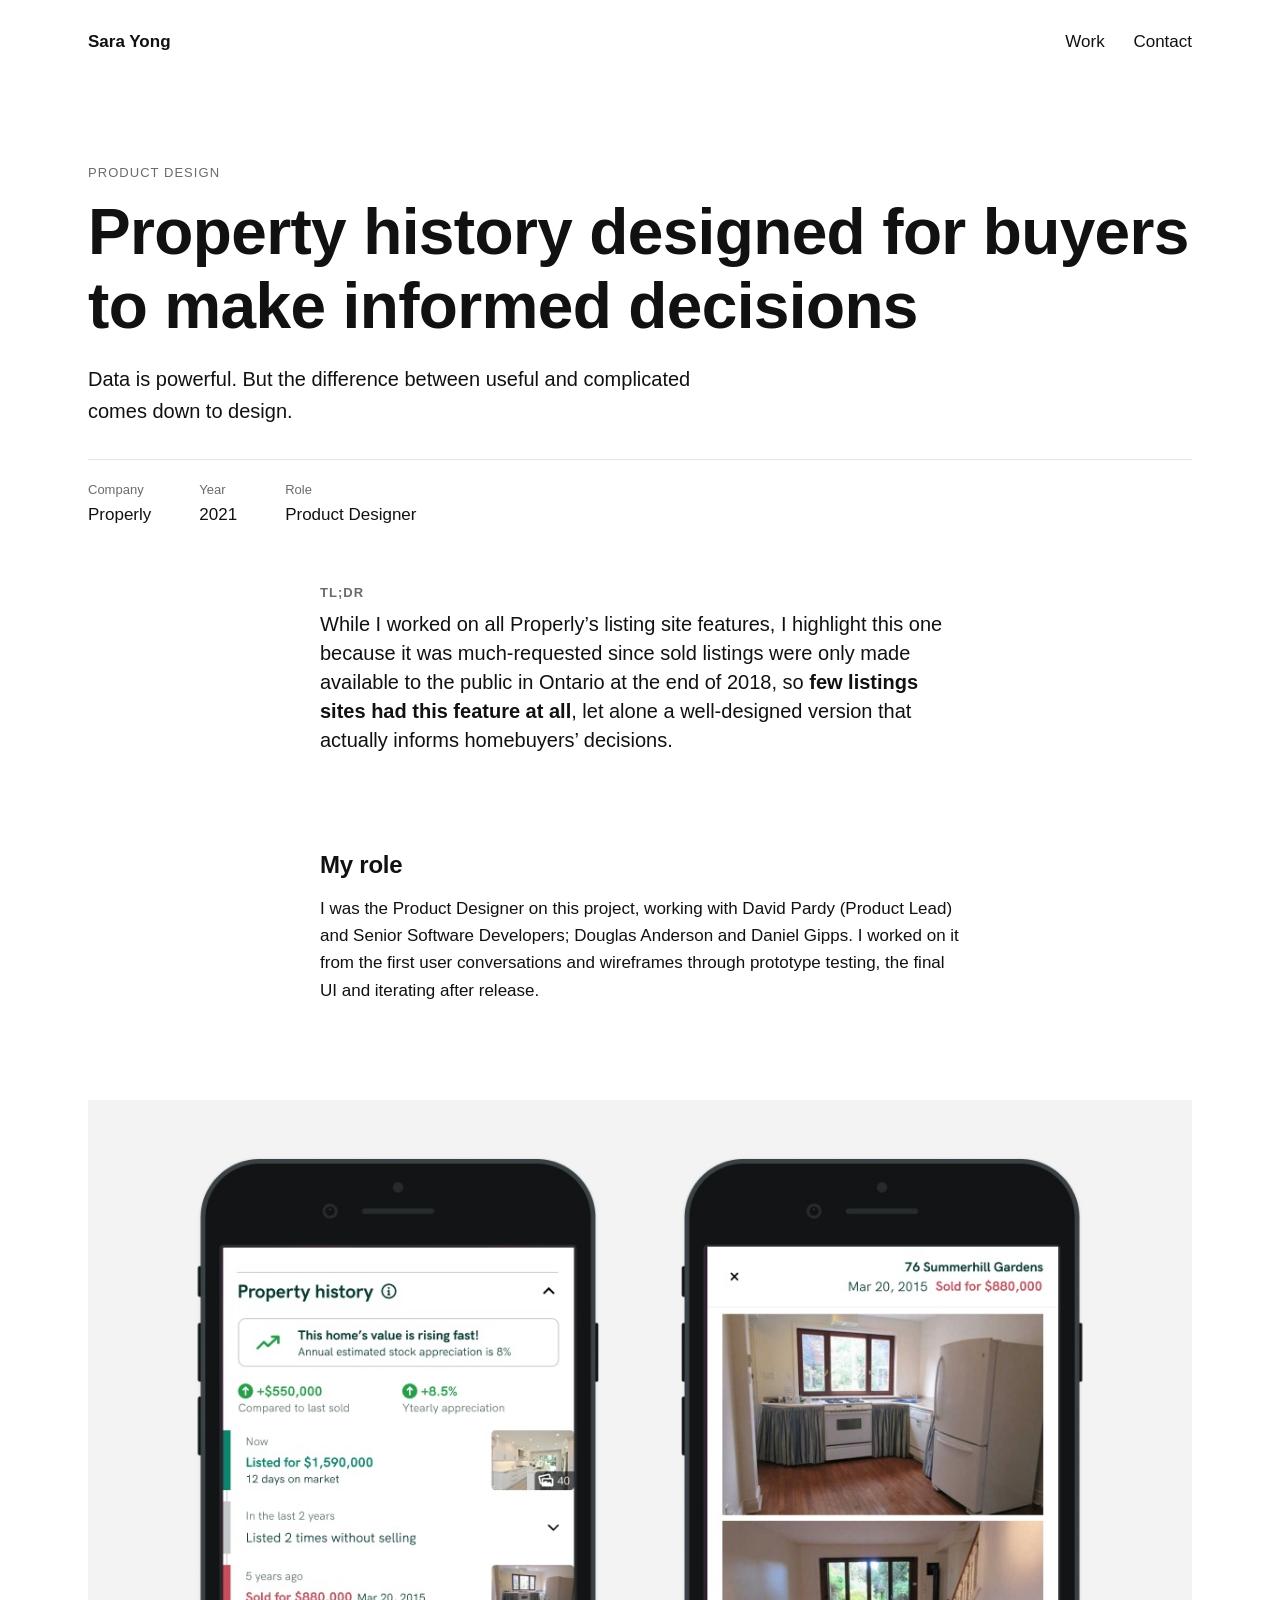
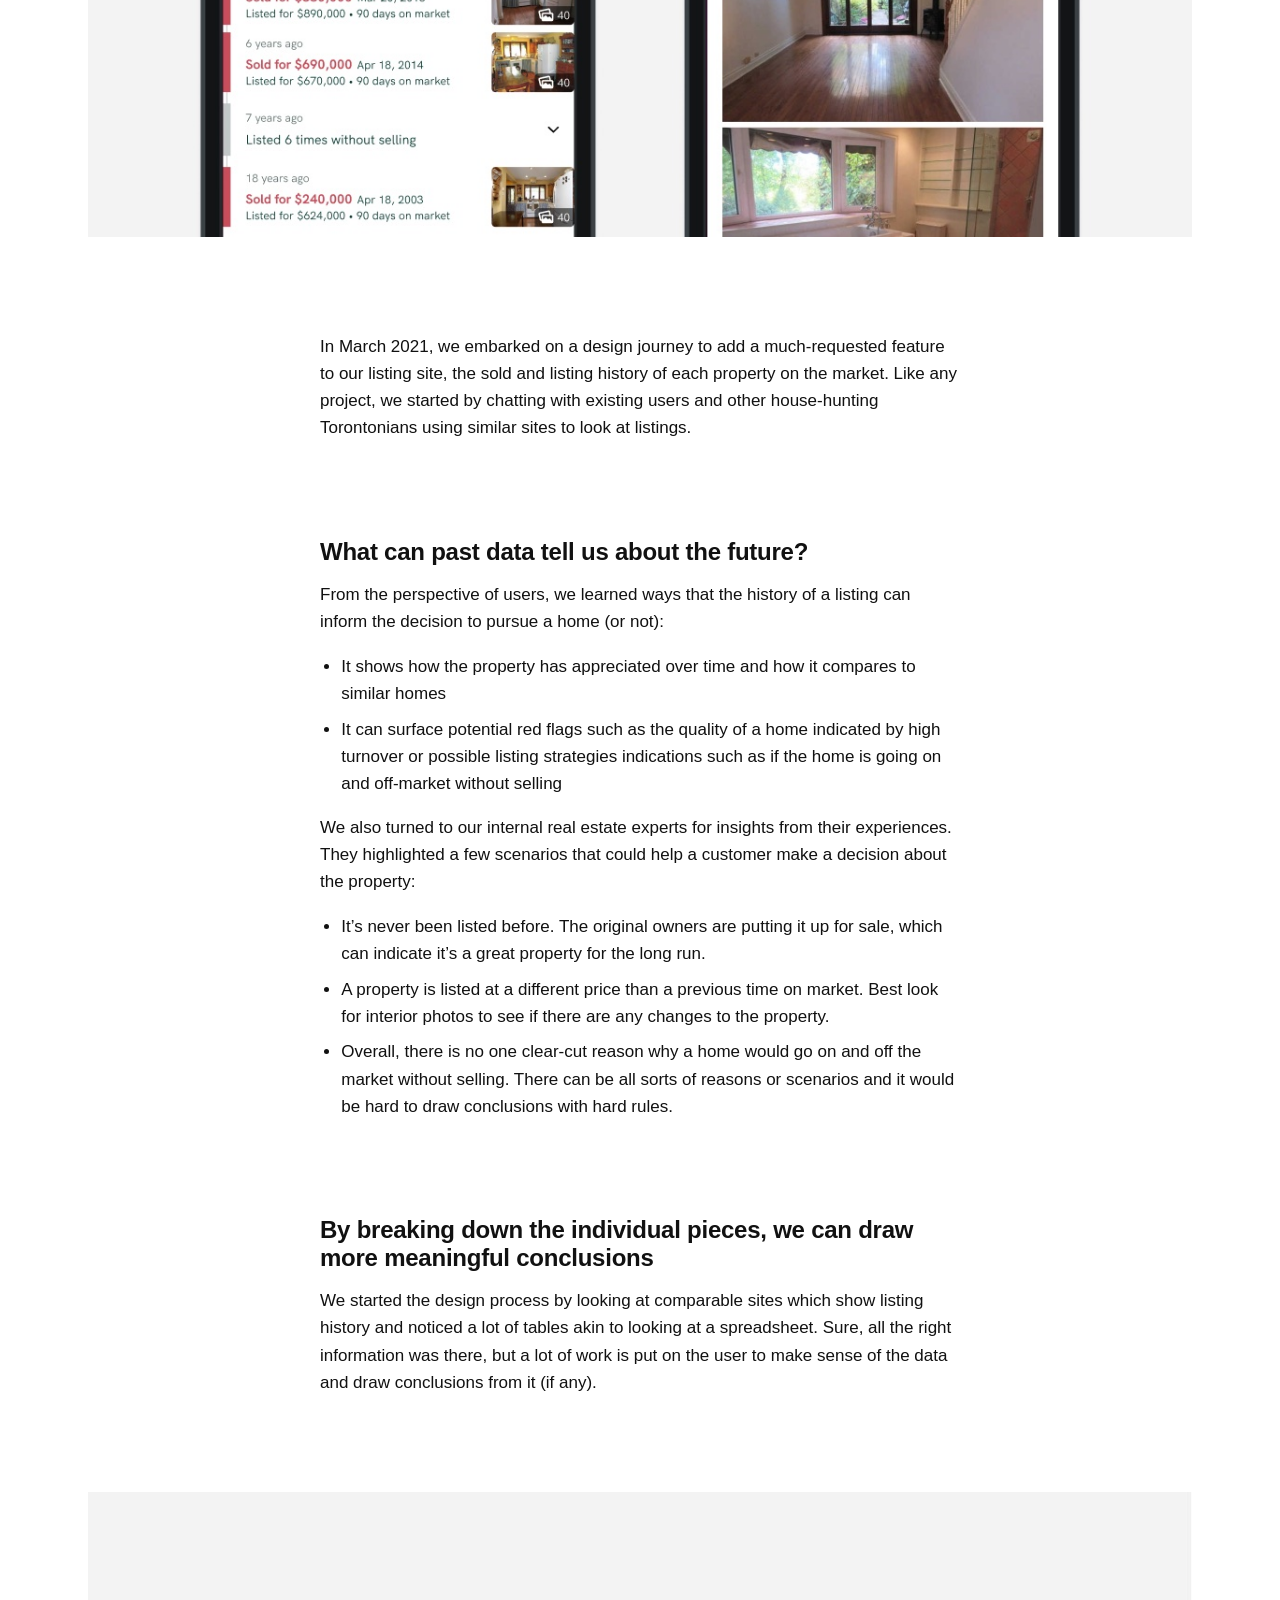
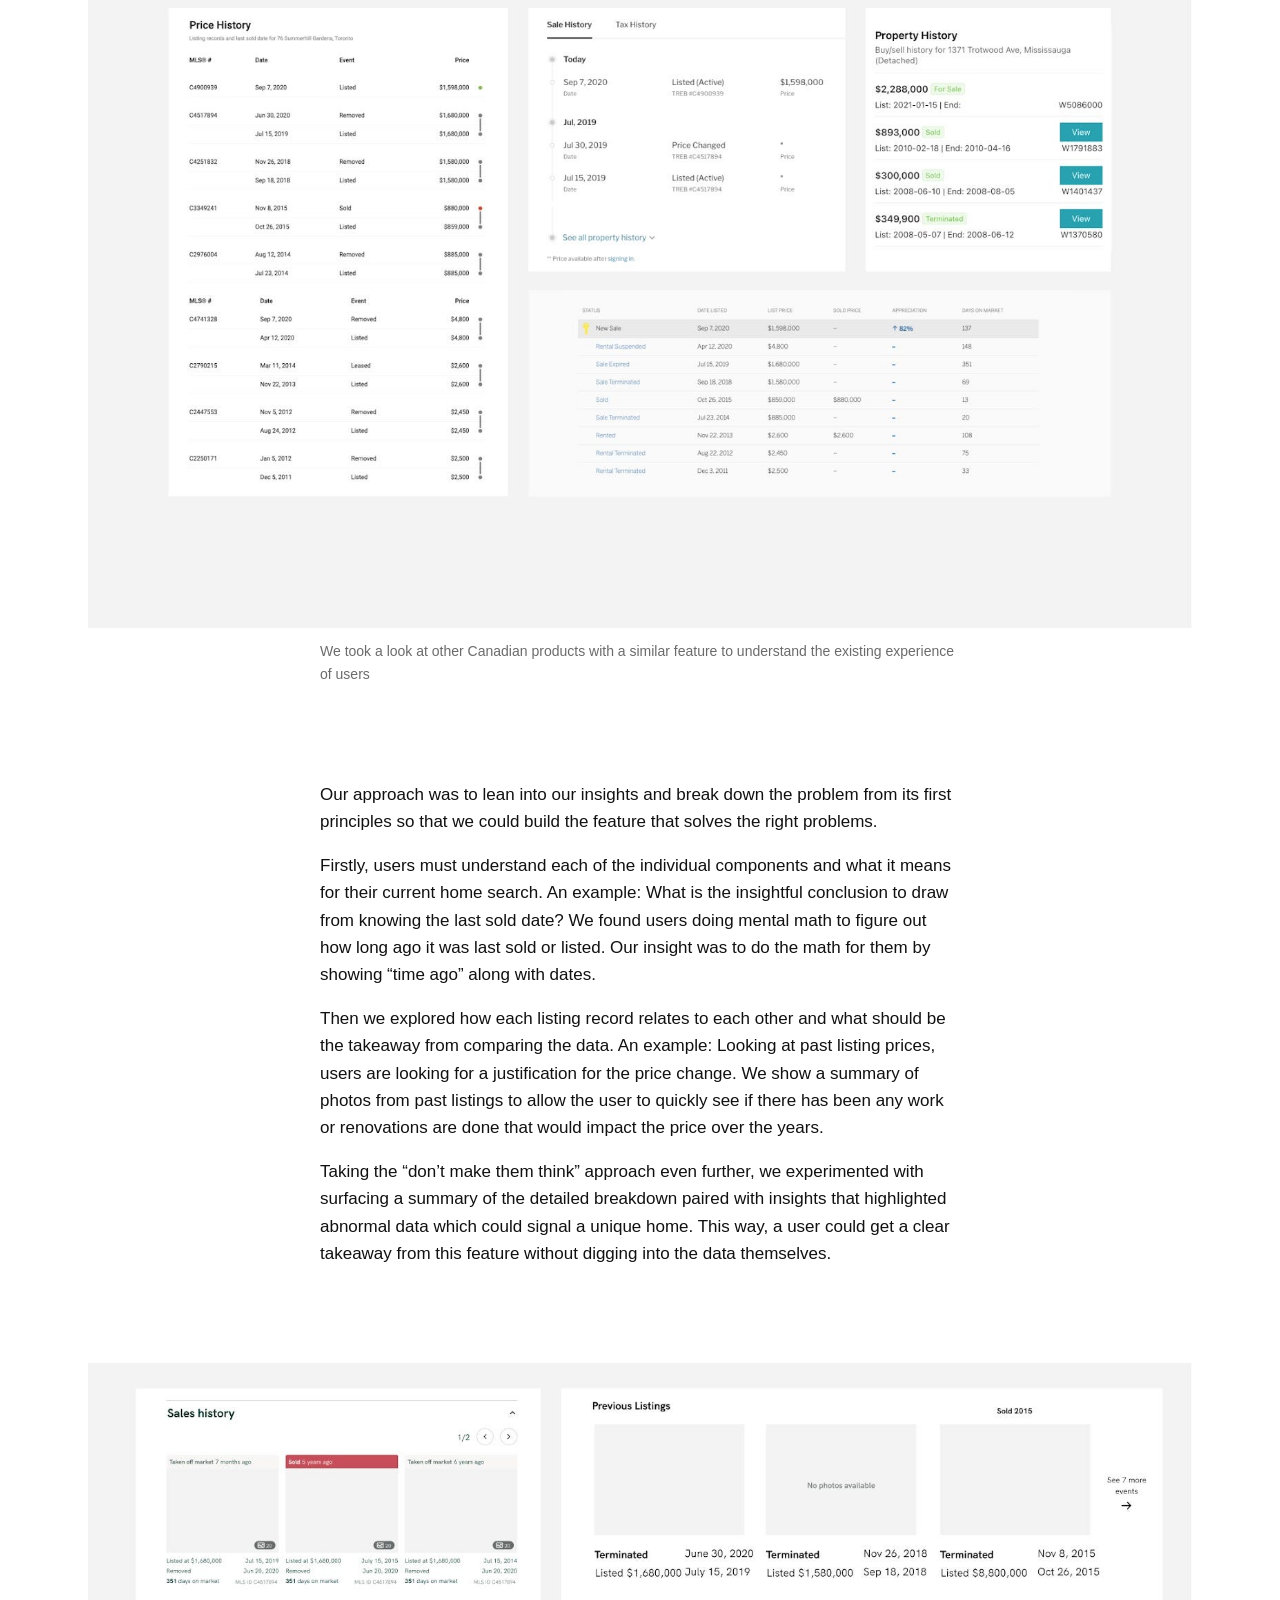
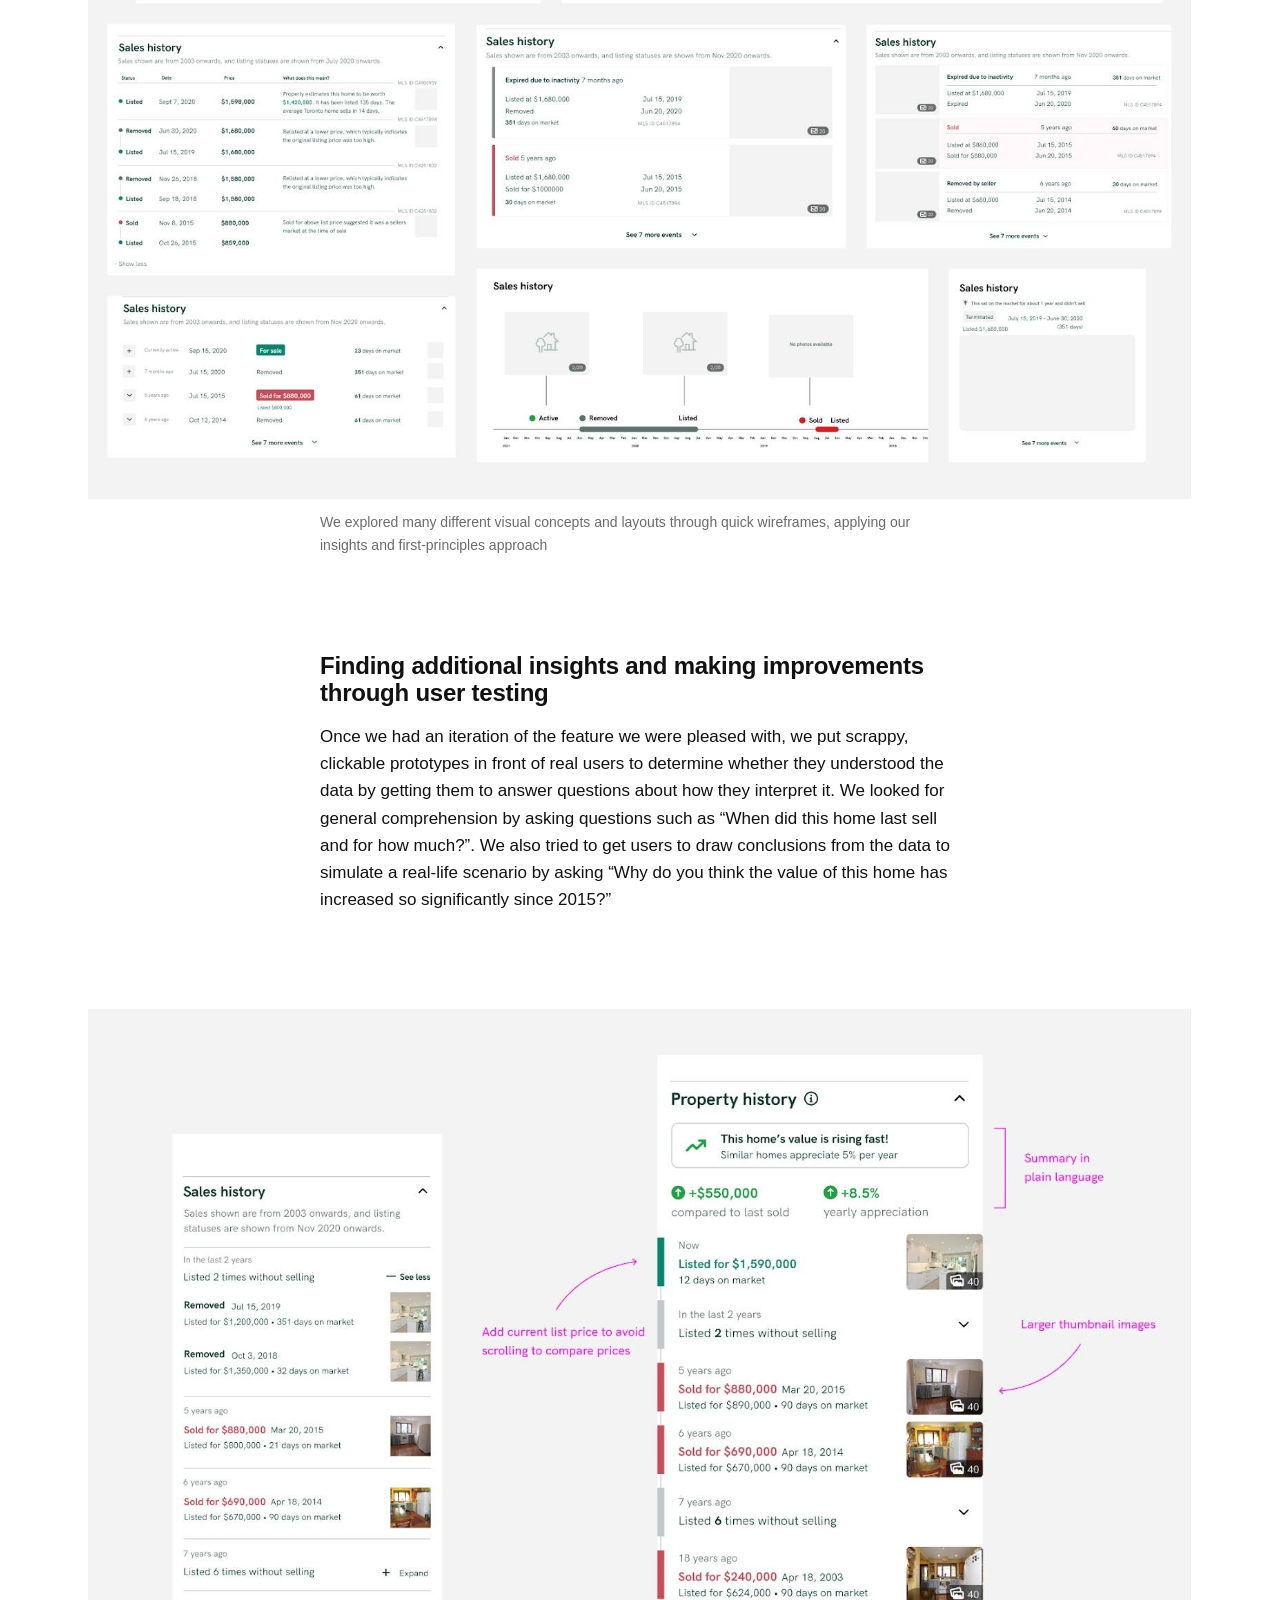
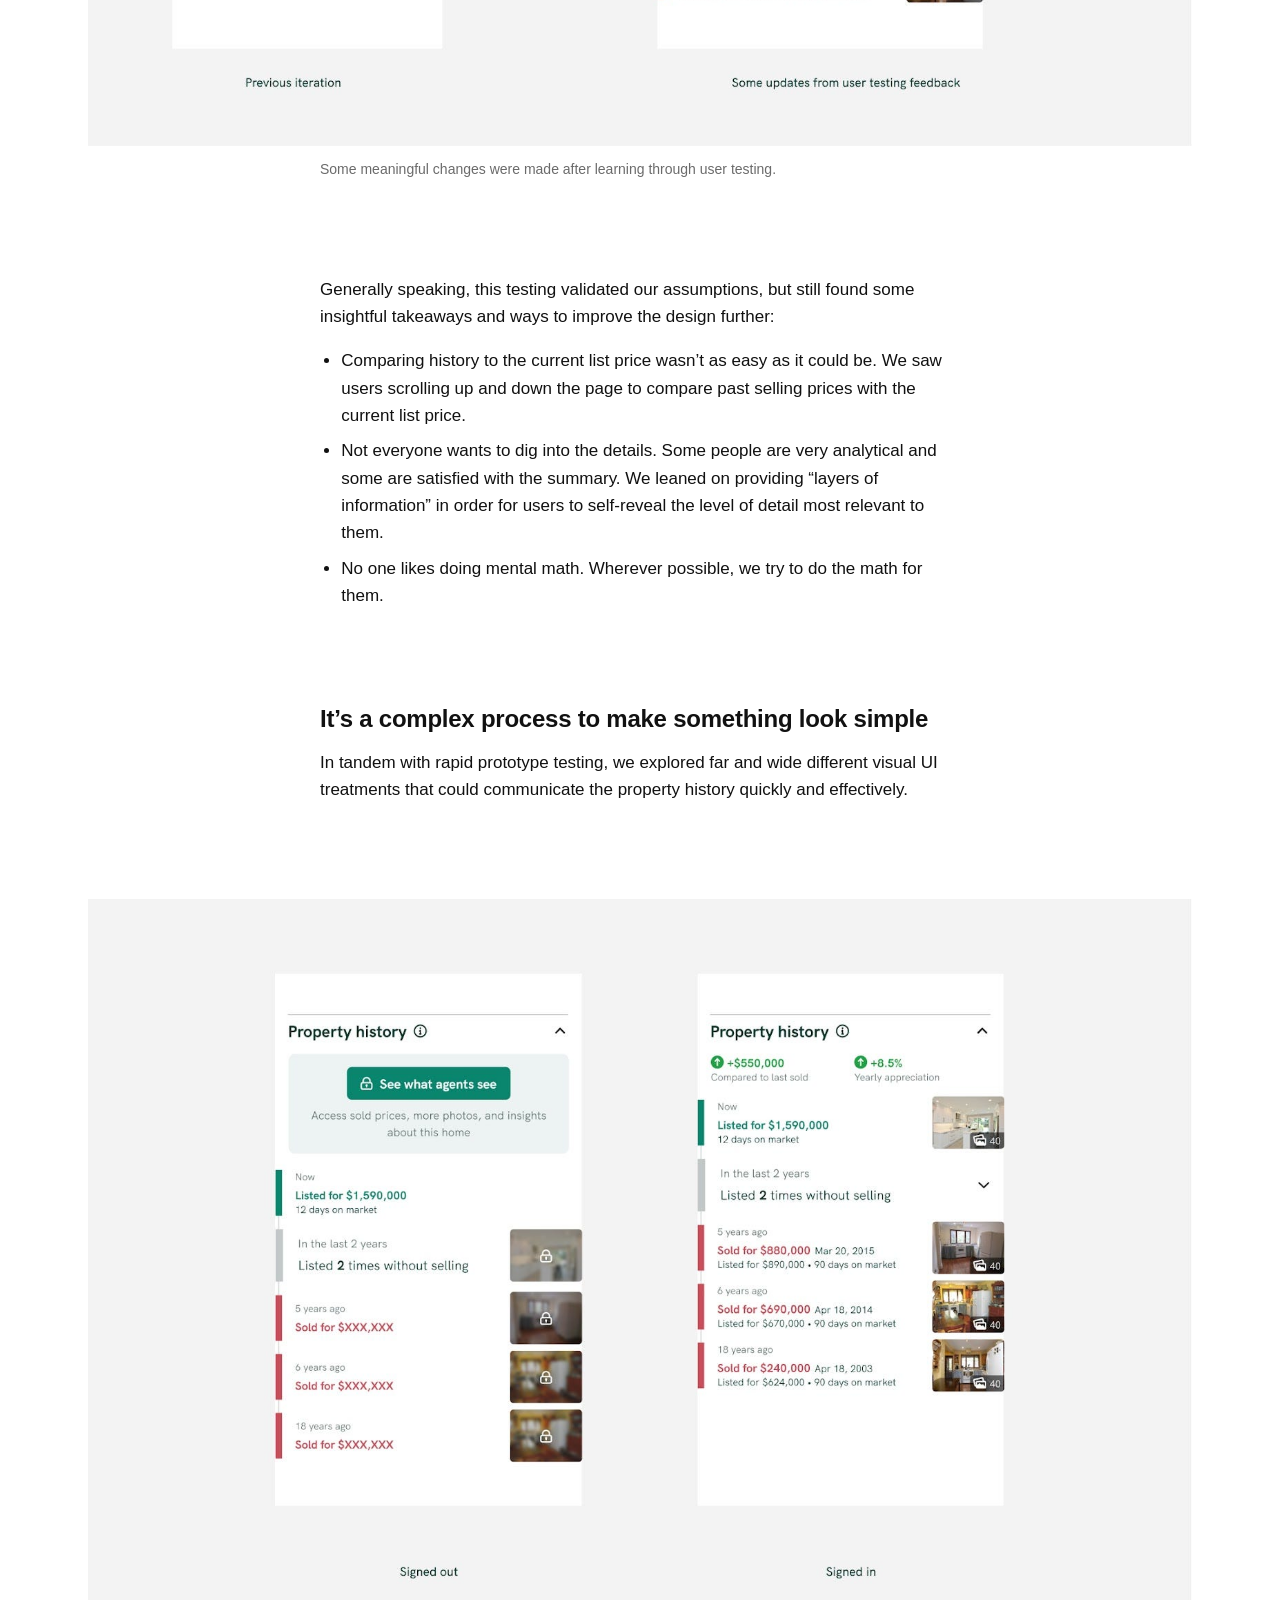
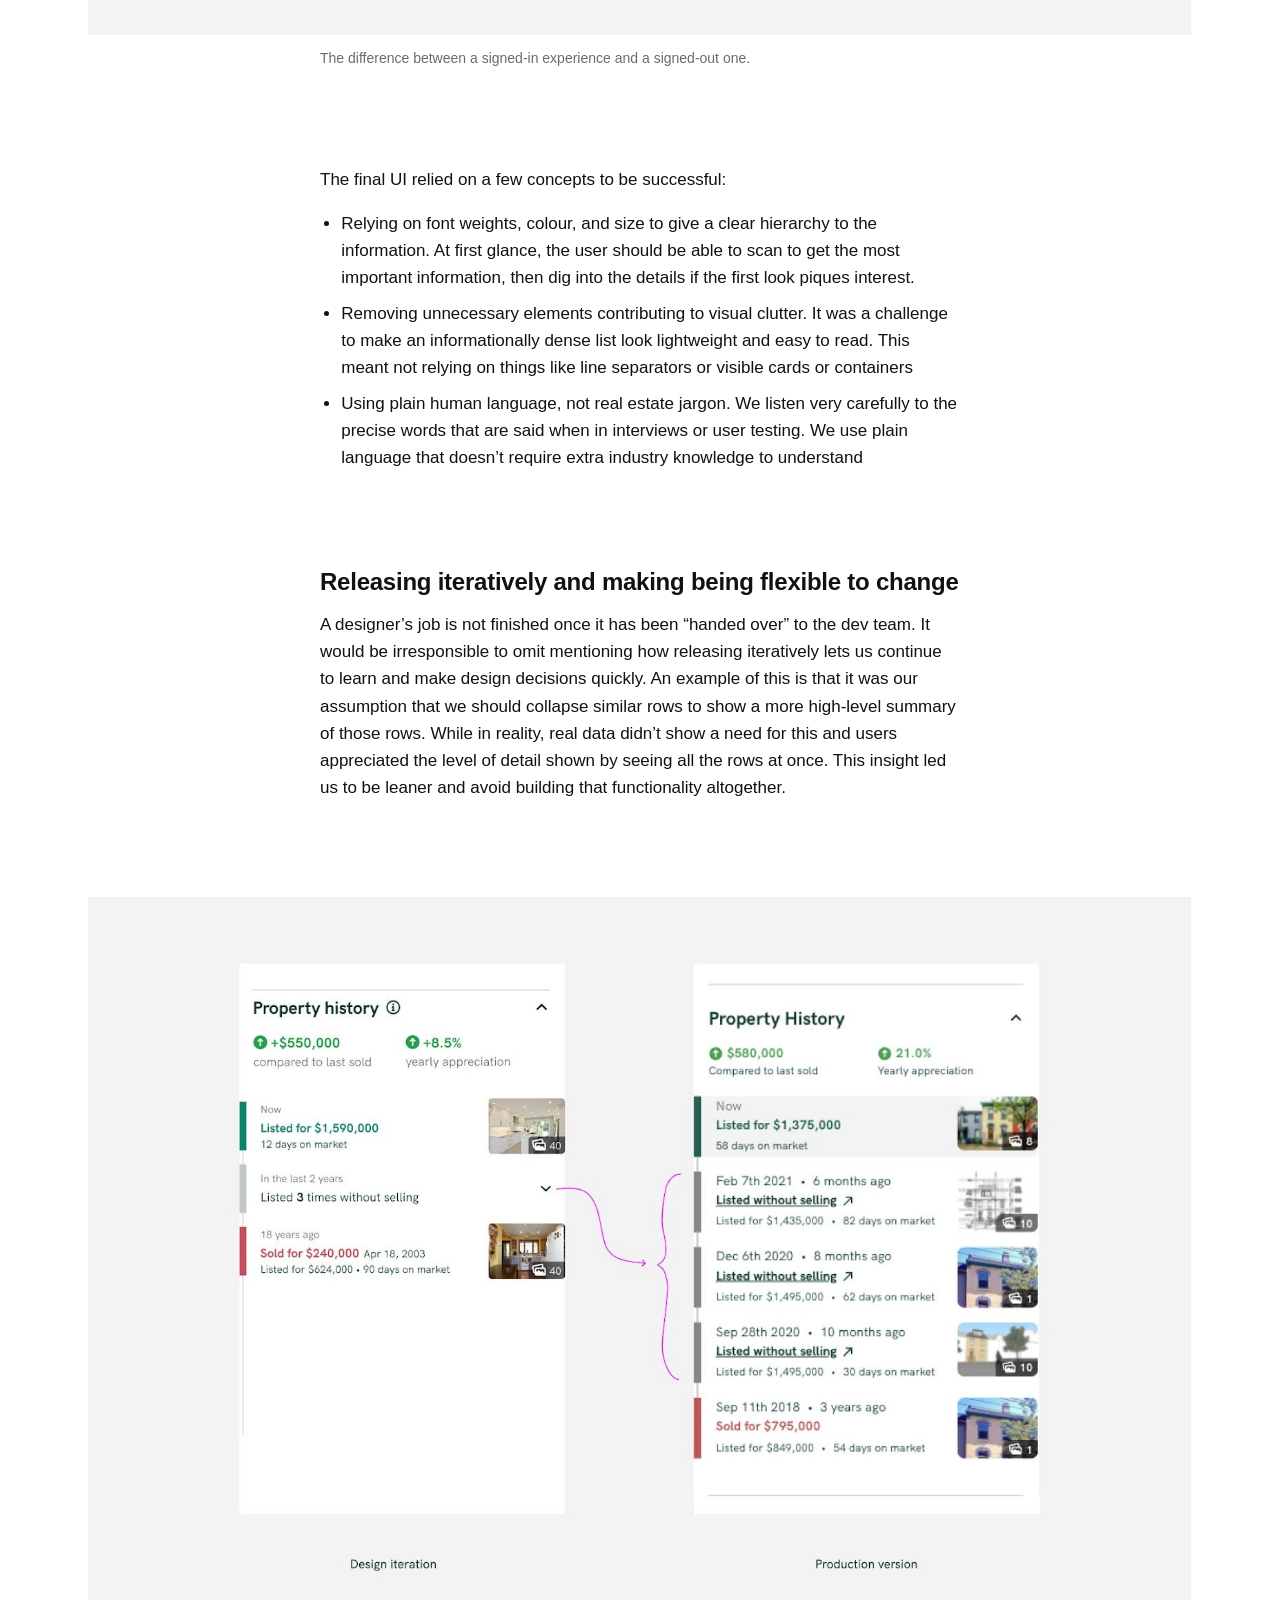
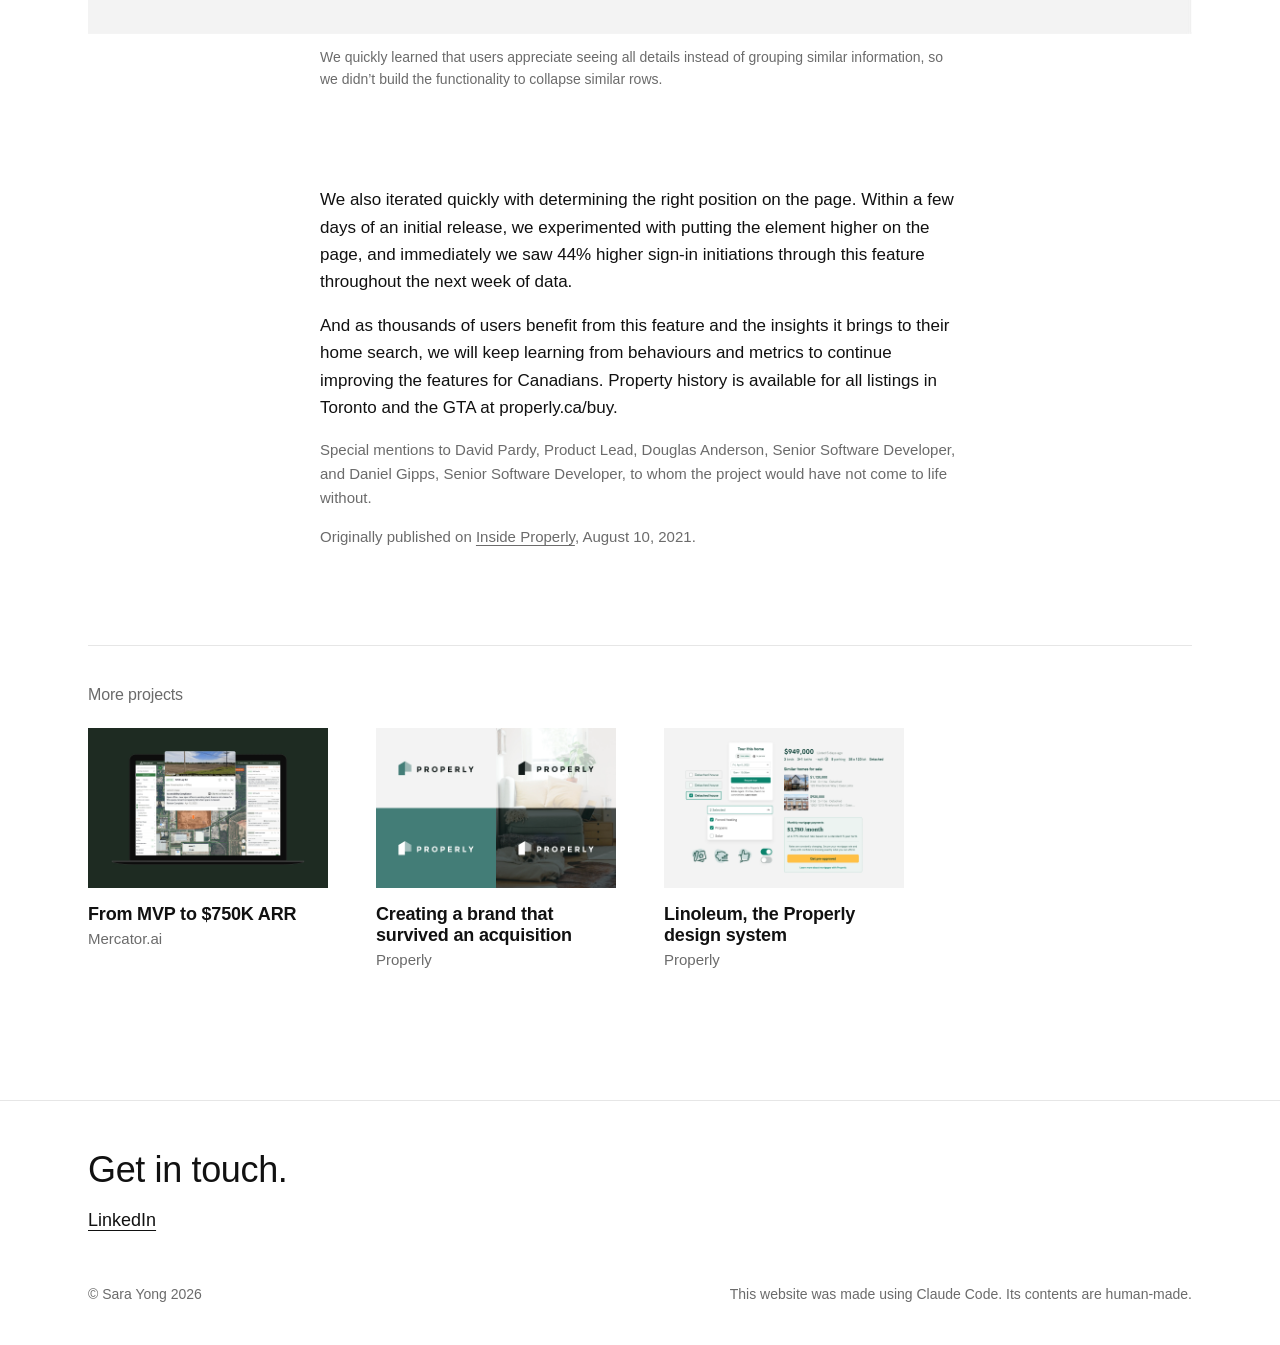
<file: work/property-history/index.html>
<!doctype html>
<html lang="en">
<head>
  <meta charset="utf-8">
  <meta name="viewport" content="width=device-width, initial-scale=1">
  <title>Turning spreadsheet-style data into a story buyers can read – Sara Yong</title>
  <meta name="description" content="How Sara Yong designed Properly’s property history feature, turning raw listing data into clear, plain-language insights for Toronto home buyers.">
  <link rel="canonical" href="https://sarayong.com/work/property-history/">

  <!-- What shows up when this page is shared on social media or in messages -->
  <meta property="og:type" content="article">
  <meta property="og:site_name" content="Sara Yong">
  <meta property="og:title" content="Turning spreadsheet-style data into a story buyers can read – Sara Yong">
  <meta property="og:description" content="Data is powerful. But the difference between useful and complicated comes down to design.">
  <meta property="og:url" content="https://sarayong.com/work/property-history/">
  <meta property="og:image" content="https://sarayong.com/img/property-history/mobile-property-history.jpg">
  <meta property="og:image:width" content="1180">
  <meta property="og:image:height" content="788">
  <meta name="twitter:card" content="summary_large_image">

  <link rel="icon" href="../../img/favicon.png">
  <link rel="stylesheet" href="../../css/style.css">
  <script data-goatcounter="https://sarayong.goatcounter.com/count"
          async src="//gc.zgo.at/count.js"></script>
</head>
<body>
  <a class="skip" href="#main">Skip to content</a>

  <header class="site-header">
    <div class="wrap">
      <a class="site-name" href="../../">Sara Yong</a>
      <nav class="site-nav" aria-label="Main">
        <a href="../../">Work</a>
        <a href="#contact">Contact</a>
      </nav>
    </div>
  </header>

  <main id="main" class="wrap">
    <header class="project-head">
      <p class="eyebrow">Product Design</p>
      <h1>Property history designed for buyers to make informed decisions</h1>
      <p class="summary">Data is powerful. But the difference between useful and complicated comes down to design.</p>
      <dl class="details">
        <div><dt>Company</dt><dd>Properly</dd></div>
        <div><dt>Year</dt><dd>2021</dd></div>
        <div><dt>Role</dt><dd>Product Designer</dd></div>
      </dl>
    </header>

    <!-- Executive summary: the impact in one statement -->
    <section class="impact" aria-labelledby="s-tldr">
      <h2 class="step" id="s-tldr">TL;DR</h2>
      <p class="impact-text">While I worked on all Properly’s listing site features, I highlight this one because it was much-requested since sold listings were only made available to the public in Ontario at the end of 2018, so <strong>few listings sites had this feature at all</strong>, let alone a well-designed version that actually informs homebuyers’ decisions.</p>
    </section>

    <section class="section">
      <h2>My role</h2>
      <p>I was the Product Designer on this project, working with David Pardy (Product Lead) and Senior Software Developers; Douglas Anderson and Daniel Gipps. I worked on it from the first user conversations and wireframes through prototype testing, the final UI and iterating after release.</p>
    </section>

    <figure class="figure">
      <img src="../../img/property-history/mobile-property-history.jpg" width="1180" height="788"
           alt="Property history on two phones: a summary that the home’s value is rising fast with the sold and listing history below, and a past sale opened to show its listing photos">
    </figure>

    <section class="section">
      <p>In March 2021, we embarked on a design journey to add a much-requested feature to our listing site, the sold and listing history of each property on the market. Like any project, we started by chatting with existing users and other house-hunting Torontonians using similar sites to look at listings.</p>
    </section>

    <section class="section">
      <h2>What can past data tell us about the future?</h2>
      <p>From the perspective of users, we learned ways that the history of a listing can inform the decision to pursue a home (or not):</p>
      <ul>
        <li>It shows how the property has appreciated over time and how it compares to similar homes</li>
        <li>It can surface potential red flags such as the quality of a home indicated by high turnover or possible listing strategies indications such as if the home is going on and off-market without selling</li>
      </ul>
      <p>We also turned to our internal real estate experts for insights from their experiences. They highlighted a few scenarios that could help a customer make a decision about the property:</p>
      <ul>
        <li>It’s never been listed before. The original owners are putting it up for sale, which can indicate it’s a great property for the long run.</li>
        <li>A property is listed at a different price than a previous time on market. Best look for interior photos to see if there are any changes to the property.</li>
        <li>Overall, there is no one clear-cut reason why a home would go on and off the market without selling. There can be all sorts of reasons or scenarios and it would be hard to draw conclusions with hard rules.</li>
      </ul>
    </section>

    <section class="section">
      <h2>By breaking down the individual pieces, we can draw more meaningful conclusions</h2>
      <p>We started the design process by looking at comparable sites which show listing history and noticed a lot of tables akin to looking at a spreadsheet. Sure, all the right information was there, but a lot of work is put on the user to make sense of the data and draw conclusions from it (if any).</p>
    </section>

    <figure class="figure">
      <img src="../../img/property-history/01.jpg" width="1600" height="1067" loading="lazy" decoding="async"
           alt="Four property history tables from other Canadian real estate sites, mostly dense spreadsheet-style rows of dates, events and prices">
      <figcaption>We took a look at other Canadian products with a similar feature to understand the existing experience of users</figcaption>
    </figure>

    <section class="section">
      <p>Our approach was to lean into our insights and break down the problem from its first principles so that we could build the feature that solves the right problems.</p>
      <p>Firstly, users must understand each of the individual components and what it means for their current home search. An example: What is the insightful conclusion to draw from knowing the last sold date? We found users doing mental math to figure out how long ago it was last sold or listed. Our insight was to do the math for them by showing “time ago” along with dates.</p>
      <p>Then we explored how each listing record relates to each other and what should be the takeaway from comparing the data. An example: Looking at past listing prices, users are looking for a justification for the price change. We show a summary of photos from past listings to allow the user to quickly see if there has been any work or renovations are done that would impact the price over the years.</p>
      <p>Taking the “don’t make them think” approach even further, we experimented with surfacing a summary of the detailed breakdown paired with insights that highlighted abnormal data which could signal a unique home. This way, a user could get a clear takeaway from this feature without digging into the data themselves.</p>
    </section>

    <figure class="figure">
      <img src="../../img/property-history/02.jpg" width="1600" height="1067" loading="lazy" decoding="async"
           alt="A grid of wireframes exploring different sales history layouts: tables, photo cards, a timeline and stacked lists">
      <figcaption>We explored many different visual concepts and layouts through quick wireframes, applying our insights and first-principles approach</figcaption>
    </figure>

    <section class="section">
      <h2>Finding additional insights and making improvements through user testing</h2>
      <p>Once we had an iteration of the feature we were pleased with, we put scrappy, clickable prototypes in front of real users to determine whether they understood the data by getting them to answer questions about how they interpret it. We looked for general comprehension by asking questions such as “When did this home last sell and for how much?”. We also tried to get users to draw conclusions from the data to simulate a real-life scenario by asking “Why do you think the value of this home has increased so significantly since 2015?”</p>
    </section>

    <figure class="figure">
      <img src="../../img/property-history/03.jpg" width="1600" height="1067" loading="lazy" decoding="async"
           alt="Before and after: an earlier sales history design next to the updated property history, annotated with changes such as a plain-language summary, the current list price and larger thumbnails">
      <figcaption>Some meaningful changes were made after learning through user testing.</figcaption>
    </figure>

    <section class="section">
      <p>Generally speaking, this testing validated our assumptions, but still found some insightful takeaways and ways to improve the design further:</p>
      <ul>
        <li>Comparing history to the current list price wasn’t as easy as it could be. We saw users scrolling up and down the page to compare past selling prices with the current list price.</li>
        <li>Not everyone wants to dig into the details. Some people are very analytical and some are satisfied with the summary. We leaned on providing “layers of information” in order for users to self-reveal the level of detail most relevant to them.</li>
        <li>No one likes doing mental math. Wherever possible, we try to do the math for them.</li>
      </ul>
    </section>

    <section class="section">
      <h2>It’s a complex process to make something look simple</h2>
      <p>In tandem with rapid prototype testing, we explored far and wide different visual UI treatments that could communicate the property history quickly and effectively.</p>
    </section>

    <figure class="figure">
      <img src="../../img/property-history/04.jpg" width="1600" height="1067" loading="lazy" decoding="async"
           alt="Signed-out and signed-in versions of property history side by side; signed out, sold prices are hidden behind a “See what agents see” sign-in prompt">
      <figcaption>The difference between a signed-in experience and a signed-out one.</figcaption>
    </figure>

    <section class="section">
      <p>The final UI relied on a few concepts to be successful:</p>
      <ul>
        <li>Relying on font weights, colour, and size to give a clear hierarchy to the information. At first glance, the user should be able to scan to get the most important information, then dig into the details if the first look piques interest.</li>
        <li>Removing unnecessary elements contributing to visual clutter. It was a challenge to make an informationally dense list look lightweight and easy to read. This meant not relying on things like line separators or visible cards or containers</li>
        <li>Using plain human language, not real estate jargon. We listen very carefully to the precise words that are said when in interviews or user testing. We use plain language that doesn’t require extra industry knowledge to understand</li>
      </ul>
    </section>

    <section class="section">
      <h2>Releasing iteratively and making being flexible to change</h2>
      <p>A designer’s job is not finished once it has been “handed over” to the dev team. It would be irresponsible to omit mentioning how releasing iteratively lets us continue to learn and make design decisions quickly. An example of this is that it was our assumption that we should collapse similar rows to show a more high-level summary of those rows. While in reality, real data didn’t show a need for this and users appreciated the level of detail shown by seeing all the rows at once. This insight led us to be leaner and avoid building that functionality altogether.</p>
    </section>

    <figure class="figure">
      <img src="../../img/property-history/05.jpg" width="1600" height="1067" loading="lazy" decoding="async"
           alt="A design iteration with similar listings collapsed into one row, next to the production version that shows every listing as its own row">
      <figcaption>We quickly learned that users appreciate seeing all details instead of grouping similar information, so we didn’t build the functionality to collapse similar rows.</figcaption>
    </figure>

    <section class="section">
      <p>We also iterated quickly with determining the right position on the page. Within a few days of an initial release, we experimented with putting the element higher on the page, and immediately we saw 44% higher sign-in initiations through this feature throughout the next week of data.</p>
      <p>And as thousands of users benefit from this feature and the insights it brings to their home search, we will keep learning from behaviours and metrics to continue improving the features for Canadians. Property history is available for all listings in Toronto and the GTA at properly.ca/buy.</p>
      <p class="credits">Special mentions to David Pardy, Product Lead, Douglas Anderson, Senior Software Developer, and Daniel Gipps, Senior Software Developer, to whom the project would have not come to life without.</p>
      <p class="credits">Originally published on <a href="https://inside.properly.ca/property-history-designed-for-buyers-to-make-informed-decisions-25d42c69f271" target="_blank" rel="noopener">Inside Properly</a>, August 10, 2021.</p>
    </section>

    <section class="more" aria-labelledby="more-title">
      <h2 id="more-title">More projects</h2>
      <ul class="grid">
        <li class="card">
          <a href="../mercator-ai/">
            <img class="dark-green fill" src="../../img/mercator-ai/houston-lot.webp" width="2000" height="1336" loading="lazy" decoding="async"
                 alt="Mercator.ai Project Map on a laptop, showing an empty lot in Houston">
            <h3>From MVP to $750K ARR</h3>
            <p class="category">Mercator.ai</p>
          </a>
        </li>
        <li class="card">
          <a href="../properly-brand/">
            <img class="fill" src="../../img/properly-brand/cover.webp" width="2000" height="1336" loading="lazy" decoding="async"
                 alt="The Properly logo in its updated green colours on four backgrounds">
            <h3>Creating a brand that survived an acquisition</h3>
            <p class="category">Properly</p>
          </a>
        </li>
        <li class="card">
          <a href="../properly-design-system/">
            <img class="fill" src="../../img/properly-design-system/cover.webp" width="2000" height="1336" loading="lazy" decoding="async"
                 alt="Linoleum components in use: checkboxes, a tour booking card, a multi-select dropdown, decorative icons, toggles, a home listing summary, similar homes and a mortgage payment card.">
            <h3>Linoleum, the Properly design system</h3>
            <p class="category">Properly</p>
          </a>
        </li>
      </ul>
    </section>
  </main>

  <footer id="contact" class="site-footer">
    <div class="wrap">
      <h2>Get in touch.</h2>
      <ul class="contact">
        <li><a href="https://www.linkedin.com/in/sarayong/" target="_blank" rel="noopener">LinkedIn</a></li>
      </ul>
      <div class="legal">
        <p class="copyright">© Sara Yong 2026</p>
        <p class="credit">This website was made using Claude Code. Its contents are human-made.</p>
      </div>
    </div>
  </footer>
</body>
</html>
</file>
<file: css/style.css>
/* Sara Yong – portfolio styles
   One stylesheet shared by every page. Colors and sizes live in the
   variables just below, so changing the look starts there. */

:root {
  --ink: #111;          /* main text */
  --muted: #6b6b6b;     /* secondary text: categories, dates */
  --line: #e6e6e6;      /* thin dividers */
  --paper: #fff;        /* page background */
  --tile: #f4f4f4;      /* background behind images while they load */

  --font: -apple-system, BlinkMacSystemFont, "Segoe UI", "Helvetica Neue", Arial, sans-serif;
  --gutter: clamp(16px, 4vw, 48px);  /* space at the page edges */
  --wide: 1200px;                     /* widest the page content gets */
  --text: 40rem;                      /* comfortable reading width */
}

/* ---------- Basics ---------- */

*, *::before, *::after { box-sizing: border-box; }

html { -webkit-text-size-adjust: 100%; }

body {
  margin: 0;
  background: var(--paper);
  color: var(--ink);
  font-family: var(--font);
  font-size: 1.0625rem;
  line-height: 1.6;
  -webkit-font-smoothing: antialiased;
}

img { display: block; max-width: 100%; height: auto; }

a { color: inherit; text-underline-offset: 0.2em; text-decoration-thickness: 1px; }
a:hover { color: var(--muted); }
a:focus-visible { outline: 2px solid var(--ink); outline-offset: 3px; }

h1, h2, h3 { line-height: 1.15; margin: 0; font-weight: 600; letter-spacing: -0.01em; }
p { margin: 0 0 1em; }

.wrap { max-width: var(--wide); margin: 0 auto; padding: 0 var(--gutter); }

.skip {
  position: absolute; left: -999px; top: 0;
  background: var(--ink); color: var(--paper); padding: 8px 12px;
}
.skip:focus { left: 8px; top: 8px; }

/* ---------- Header ---------- */

.site-header .wrap {
  display: flex; justify-content: space-between; align-items: baseline;
  padding-top: 28px; padding-bottom: 28px;
}
.site-name { font-weight: 600; text-decoration: none; }
.site-nav a { text-decoration: none; margin-left: 24px; }
.site-nav a:first-child { margin-left: 0; }

/* ---------- Home: two columns ---------- */

.visually-hidden {
  position: absolute; width: 1px; height: 1px; overflow: hidden;
  clip: rect(0 0 0 0); white-space: nowrap;
}

.home { padding-top: 32px; }

.home-intro { margin-bottom: 48px; max-width: 26rem; }
.home-intro p { font-size: 1.125rem; }
.home-name { font-size: 2rem; margin-bottom: 24px; }
.home-name a { text-decoration: none; }

/* Wide screens: narrow intro on the left that stays put, work on the right */
@media (min-width: 900px) {
  .home {
    display: grid;
    grid-template-columns: minmax(240px, 300px) 1fr;
    gap: 64px;
    align-items: start;
  }
  .home-intro { position: sticky; top: 32px; margin-bottom: 0; }
}

.work-list { display: grid; gap: clamp(56px, 8vw, 96px); }

.work-image {
  display: block;
  aspect-ratio: 3 / 2;   /* same shape as the case study images, so they can be reused here */
  background: #333;     /* matches the grey frame in the placeholder thumbnails */
  overflow: hidden;
}
.work-image img {
  width: 100%; height: 100%;
  object-fit: contain;
  transition: opacity 0.2s ease;
}
.work-image:hover img { opacity: 0.85; }

.work-caption {
  display: grid;
  gap: 16px var(--gutter);
  margin-top: 20px;
}
@media (min-width: 640px) {
  .work-caption { grid-template-columns: 1fr 2fr; }
}
.work-who h2 { font-size: 1.125rem; }
.work-who p { color: var(--muted); margin: 2px 0 0; }
.work-what h3 { font-size: 1.0625rem; font-weight: 500; margin-bottom: 8px; }
.work-what p { color: var(--muted); font-size: 0.9375rem; }


.button {
  display: inline-block;
  padding: 5px 12px;
  border: 1px solid var(--ink); border-radius: 4px;
  font-size: 0.875rem; text-decoration: none;
}
.button:hover { background: var(--ink); color: var(--paper); }

/* ---------- Project grid (home + "More projects") ---------- */

.grid {
  display: grid;
  grid-template-columns: 1fr;
  gap: 48px var(--gutter);
  list-style: none; margin: 0; padding: 0;
}
@media (min-width: 640px) {
  .grid { grid-template-columns: 1fr 1fr; }
}

.card a { display: block; text-decoration: none; }
/* Same 3:2 frame as the home page and the case study images, so one image works everywhere */
.card img {
  width: 100%; aspect-ratio: 3 / 2; object-fit: contain;
  background: #333;
  transition: opacity 0.2s ease;
}
.card img.dark-green { background: #1f2b22; }
/* Covers already shaped 3:2 fill the frame edge to edge, so no thin
   dark line shows around them (square covers still fit inside instead) */
.card img.fill,
.work-image img.fill { object-fit: cover; }
.card a:hover img { opacity: 0.85; }
.card a:hover { color: inherit; }
.card h2, .card h3 { font-size: 1.125rem; margin-top: 16px; }
.card .category { color: var(--muted); font-size: 0.9375rem; margin: 2px 0 0; }

/* ---------- Project page ---------- */

.project-head { padding: clamp(32px, 7vw, 80px) 0 clamp(32px, 5vw, 56px); }
.eyebrow {
  color: var(--muted); font-size: 0.8125rem;
  text-transform: uppercase; letter-spacing: 0.08em; margin: 0 0 12px;
}
.project-head h1 { font-size: clamp(2rem, 6vw, 4rem); }
.summary { font-size: 1.25rem; max-width: var(--text); margin: 20px 0 0; }

.details {
  display: flex; flex-wrap: wrap; gap: 12px 48px;
  margin: 32px 0 0; padding: 20px 0 0;
  border-top: 1px solid var(--line);
}
.details dt { color: var(--muted); font-size: 0.8125rem; }
.details dd { margin: 0; }

.figure { margin: 0 0 clamp(48px, 8vw, 96px); }
.figure img { width: 100%; background: var(--tile); }
.figure.narrow img { max-width: 420px; margin: 0 auto; }
.figure.medium { max-width: 52rem; margin-left: auto; margin-right: auto; }
.figure figcaption {
  max-width: var(--text); margin: 12px auto 0;
  color: var(--muted); font-size: 0.875rem;
}

.section ul { padding-left: 1.25em; margin: 0 0 1em; }
.section li { margin-bottom: 0.5em; }
.credits { color: var(--muted); font-size: 0.9375rem; }

/* Two images side by side; stacks on phones */
.figure.pair { display: grid; gap: var(--gutter); }
@media (min-width: 640px) {
  .figure.pair { grid-template-columns: 1fr 1fr; }
}
.figure + .figure { margin-top: calc(-1 * clamp(48px, 8vw, 96px) + var(--gutter)); }

.section { max-width: var(--text); margin: 0 auto clamp(48px, 8vw, 96px); }
.section h2 { font-size: 1.5rem; margin-bottom: 16px; }
/* A heading that introduces the images right below it */
.section.lead-in { margin-bottom: 24px; }
.section.lead-in > :last-child { margin-bottom: 0; }

/* A quote from a teammate */
.quote { margin: 0 0 32px; padding-left: 20px; border-left: 2px solid var(--line); }
.quote:last-child { margin-bottom: 0; }
.quote p { margin: 0 0 8px; }
.quote strong { font-weight: 600; }
.quote footer { color: var(--muted); font-size: 0.9375rem; }
.section p + .quote { margin-top: 20px; }

.more { border-top: 1px solid var(--line); padding-top: 40px; margin-top: 32px; }
.more > h2 { font-size: 1rem; color: var(--muted); font-weight: 500; margin-bottom: 24px; }
.more .grid { grid-template-columns: repeat(auto-fill, minmax(240px, 1fr)); }
.more .card { max-width: 360px; }

/* ---------- Footer ---------- */

.site-footer { margin-top: clamp(64px, 10vw, 128px); padding: 48px 0 40px; border-top: 1px solid var(--line); }
.site-footer h2 { font-size: clamp(1.5rem, 3.5vw, 2.25rem); font-weight: 500; margin-bottom: 16px; }
.contact { list-style: none; margin: 0 0 48px; padding: 0; display: flex; flex-wrap: wrap; gap: 8px 32px; font-size: 1.125rem; }
.legal { display: flex; flex-wrap: wrap; justify-content: space-between; gap: 8px 32px; color: var(--muted); font-size: 0.875rem; }
.legal p { margin: 0; }

/* ---------- Case study extras (Mercator.ai) ---------- */

/* Brand accents used only on the Mercator.ai visuals */
.theme-mercator {
  --brand-dark: #1f2b22;
  --brand: #027a3b;
  --brand-soft: #b3d7c4;
  --brand-tint: #eef5f0;
}

/* Signal timeline diagram */
.timeline-figure { background: var(--brand-tint); padding: clamp(20px, 4vw, 40px); }
.timeline {
  list-style: none; margin: 0; padding: 0;
  display: grid; gap: 12px;
}
.timeline li {
  display: flex; flex-direction: column; gap: 2px;
  padding: 12px 14px; background: var(--paper);
  border-left: 4px solid var(--line);
}
.timeline li.early { border-left-color: var(--brand); }
.tl-name { font-weight: 600; }
.tl-when { color: var(--muted); font-size: 0.875rem; }
.tl-bands { display: none; }
@media (min-width: 760px) {
  .timeline { grid-template-columns: repeat(5, 1fr); }
  .timeline li { border-left: 0; border-top: 4px solid var(--line); }
  .timeline li.early { border-top-color: var(--brand); }
  .tl-bands {
    display: grid; grid-template-columns: 3fr 2fr; gap: 12px;
    margin-top: 12px; font-size: 0.8125rem; font-weight: 500;
  }
  .tl-bands span { padding: 6px 10px; }
  .tl-band-early { background: var(--brand); color: #fff; }
  .tl-band-late { background: var(--line); color: var(--muted); }
}
.timeline-figure figcaption { max-width: none; margin-left: 0; }

/* Home thumbnail frame matching the Mercator.ai screenshots' green background */
.work-image.dark-green { background: #1f2b22; }

/* Version timeline: four releases instead of five signals */
.timeline .tl-when { order: -1; font-size: 0.8125rem; color: var(--brand, var(--muted)); font-weight: 600; }
.tl-note { color: var(--muted); font-size: 0.875rem; }
@media (min-width: 760px) {
  .timeline.versions { grid-template-columns: repeat(4, 1fr); }
}

/* Small label above the TL;DR statement */
.step {
  color: var(--muted);
  font-size: 0.8125rem; font-weight: 600; line-height: 1.4;
  text-transform: uppercase; letter-spacing: 0.08em;
  margin: 0 0 12px;
}

/* Headings that follow a paragraph or list inside the same section */
.section p + h2,
.section ul + h2 { margin-top: 40px; }

/* Executive summary statement under a case study header */
.impact {
  max-width: var(--text);
  margin: 0 auto clamp(48px, 8vw, 96px);
}
.impact .step { margin-bottom: 8px; }
.impact-text {
  font-size: 1.25rem;
  line-height: 1.45; margin: 0;
}
.impact-text strong { color: var(--ink); font-weight: 600; }

/* Bulleted list with bold lead-ins, e.g. the Mercator "my focus was" list */
.section .focus-list { margin: 20px 0 0; padding-left: 1.25em; }
.section .focus-list li { margin-bottom: 20px; }
.section .focus-list.no-bullets { list-style: none; padding-left: 0; }

/* Numbered goal headings, e.g. "1. Find — Search and find project leads" */
.section .goal-head { font-size: 1.0625rem; font-weight: 600; line-height: 1.35; margin: 0 0 6px; }
.section p + .goal-head { margin-top: 24px; }
.section .goal-head + p + p { margin-top: 32px; }
</file>
